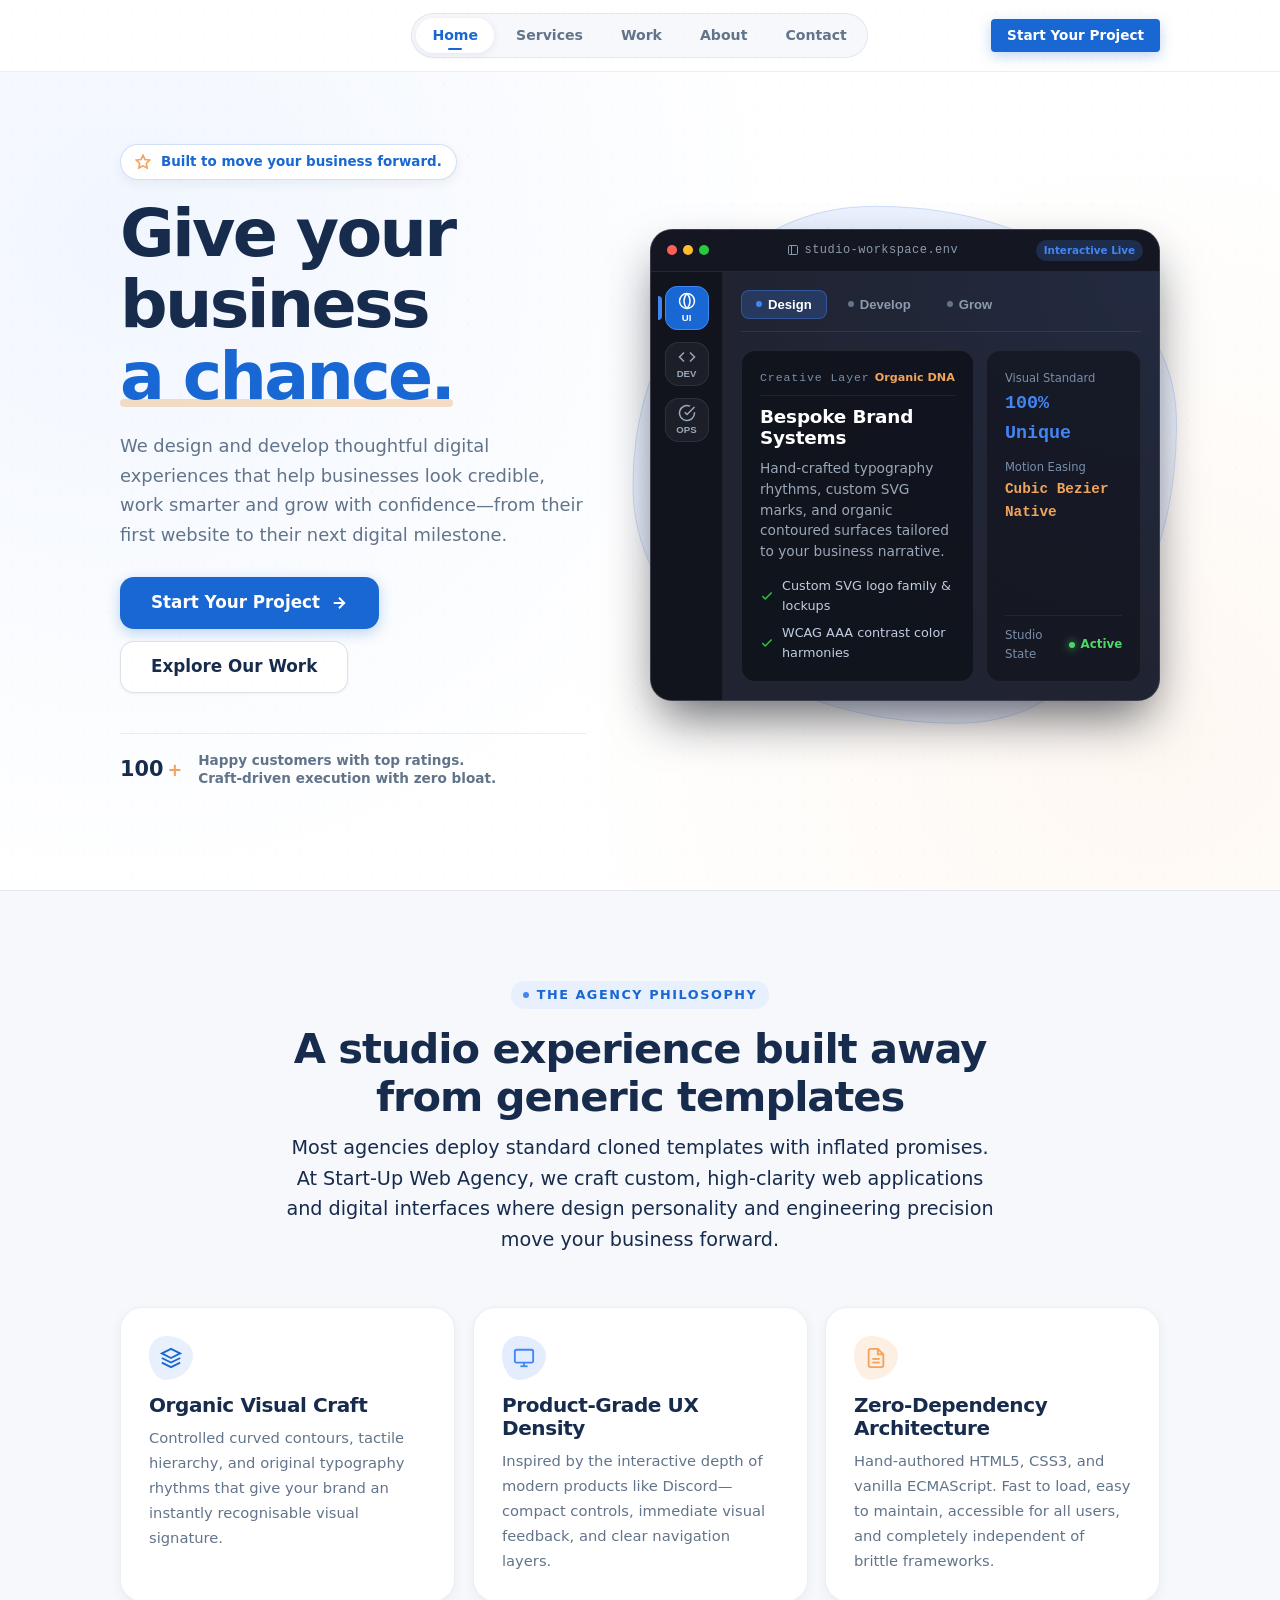
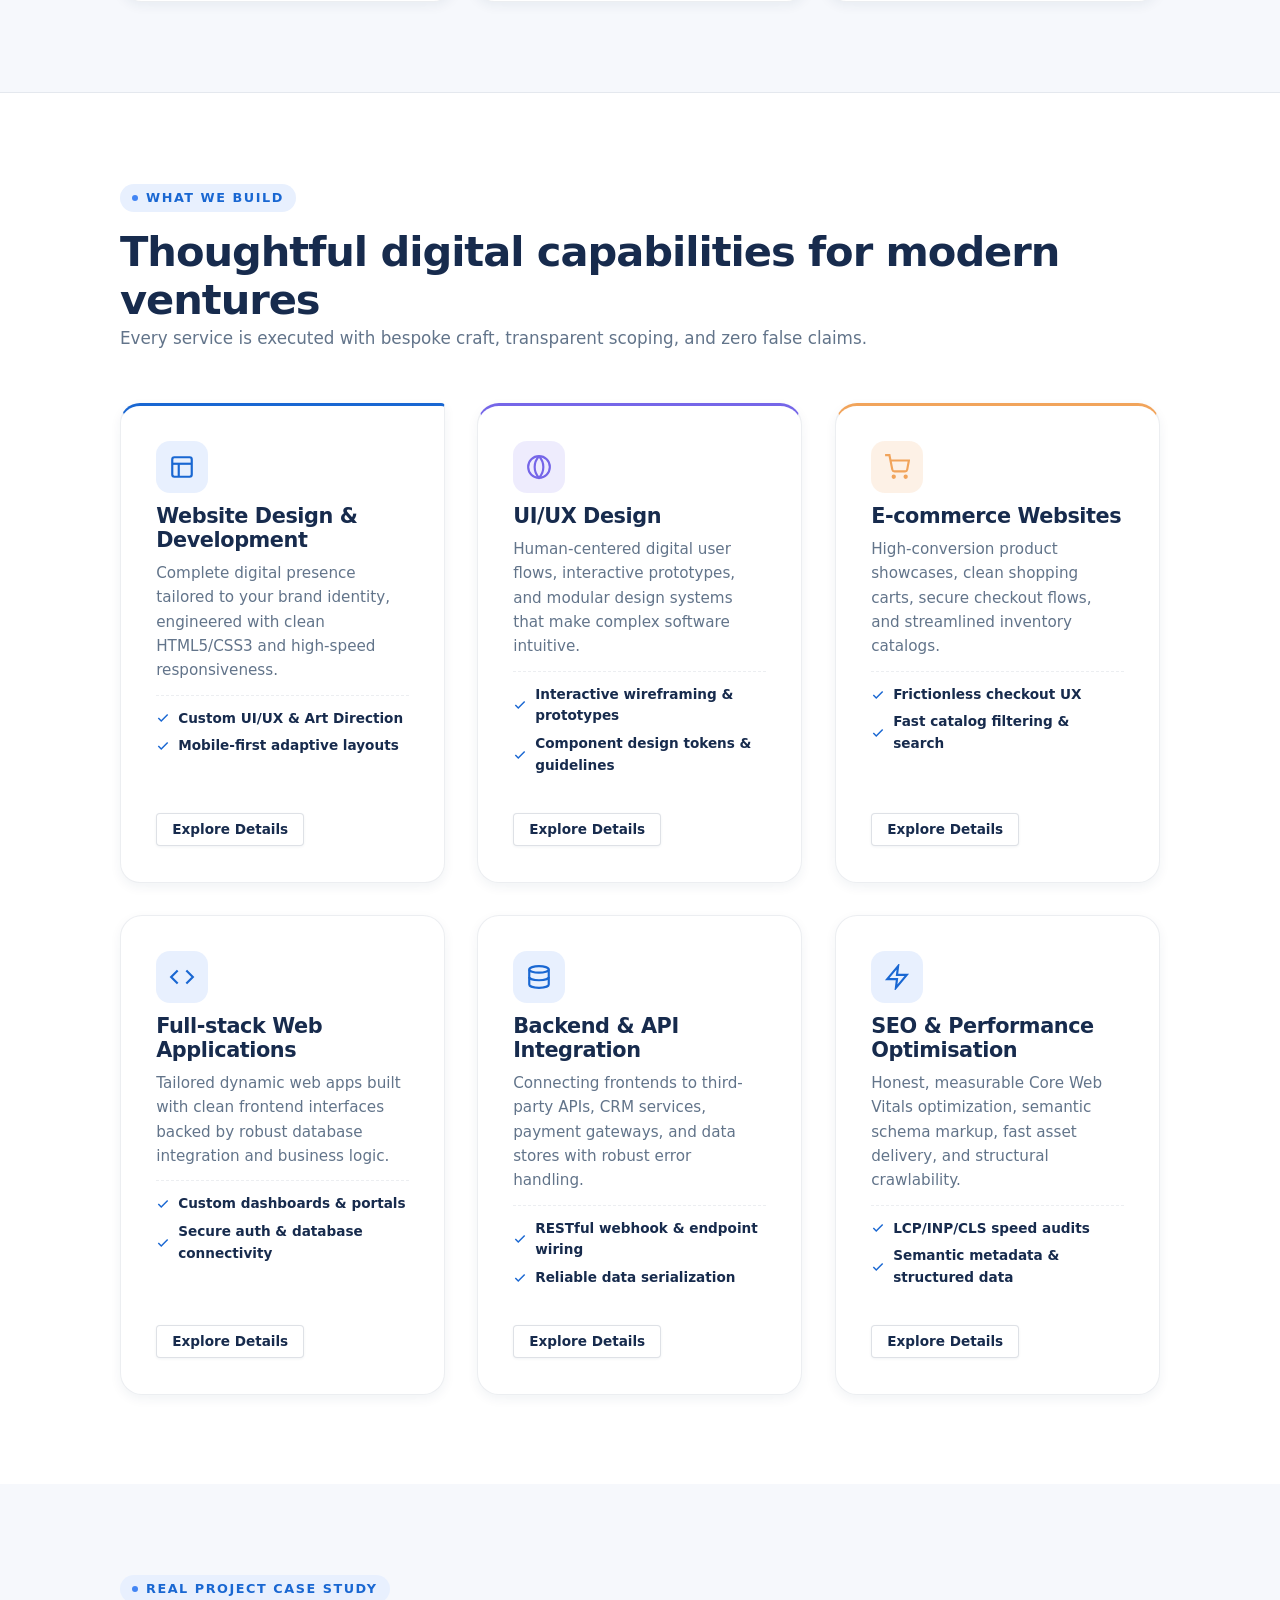
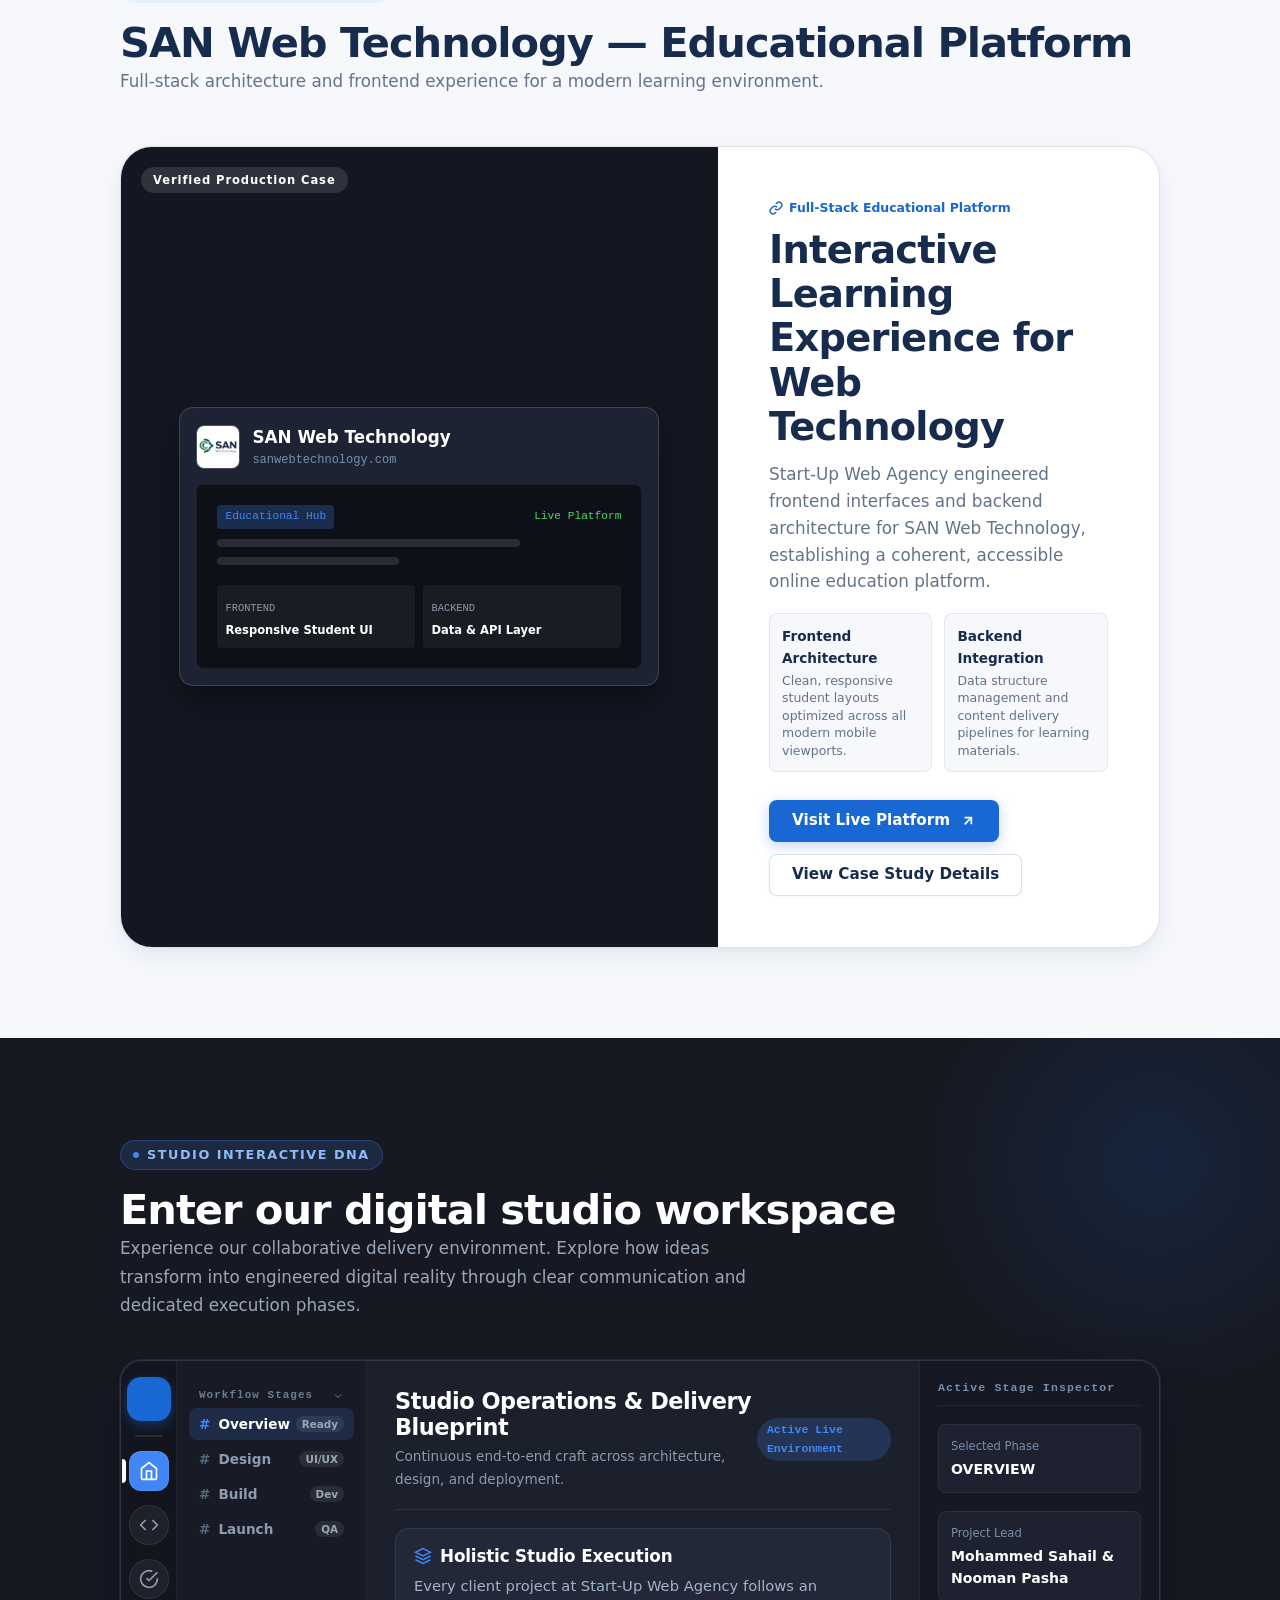
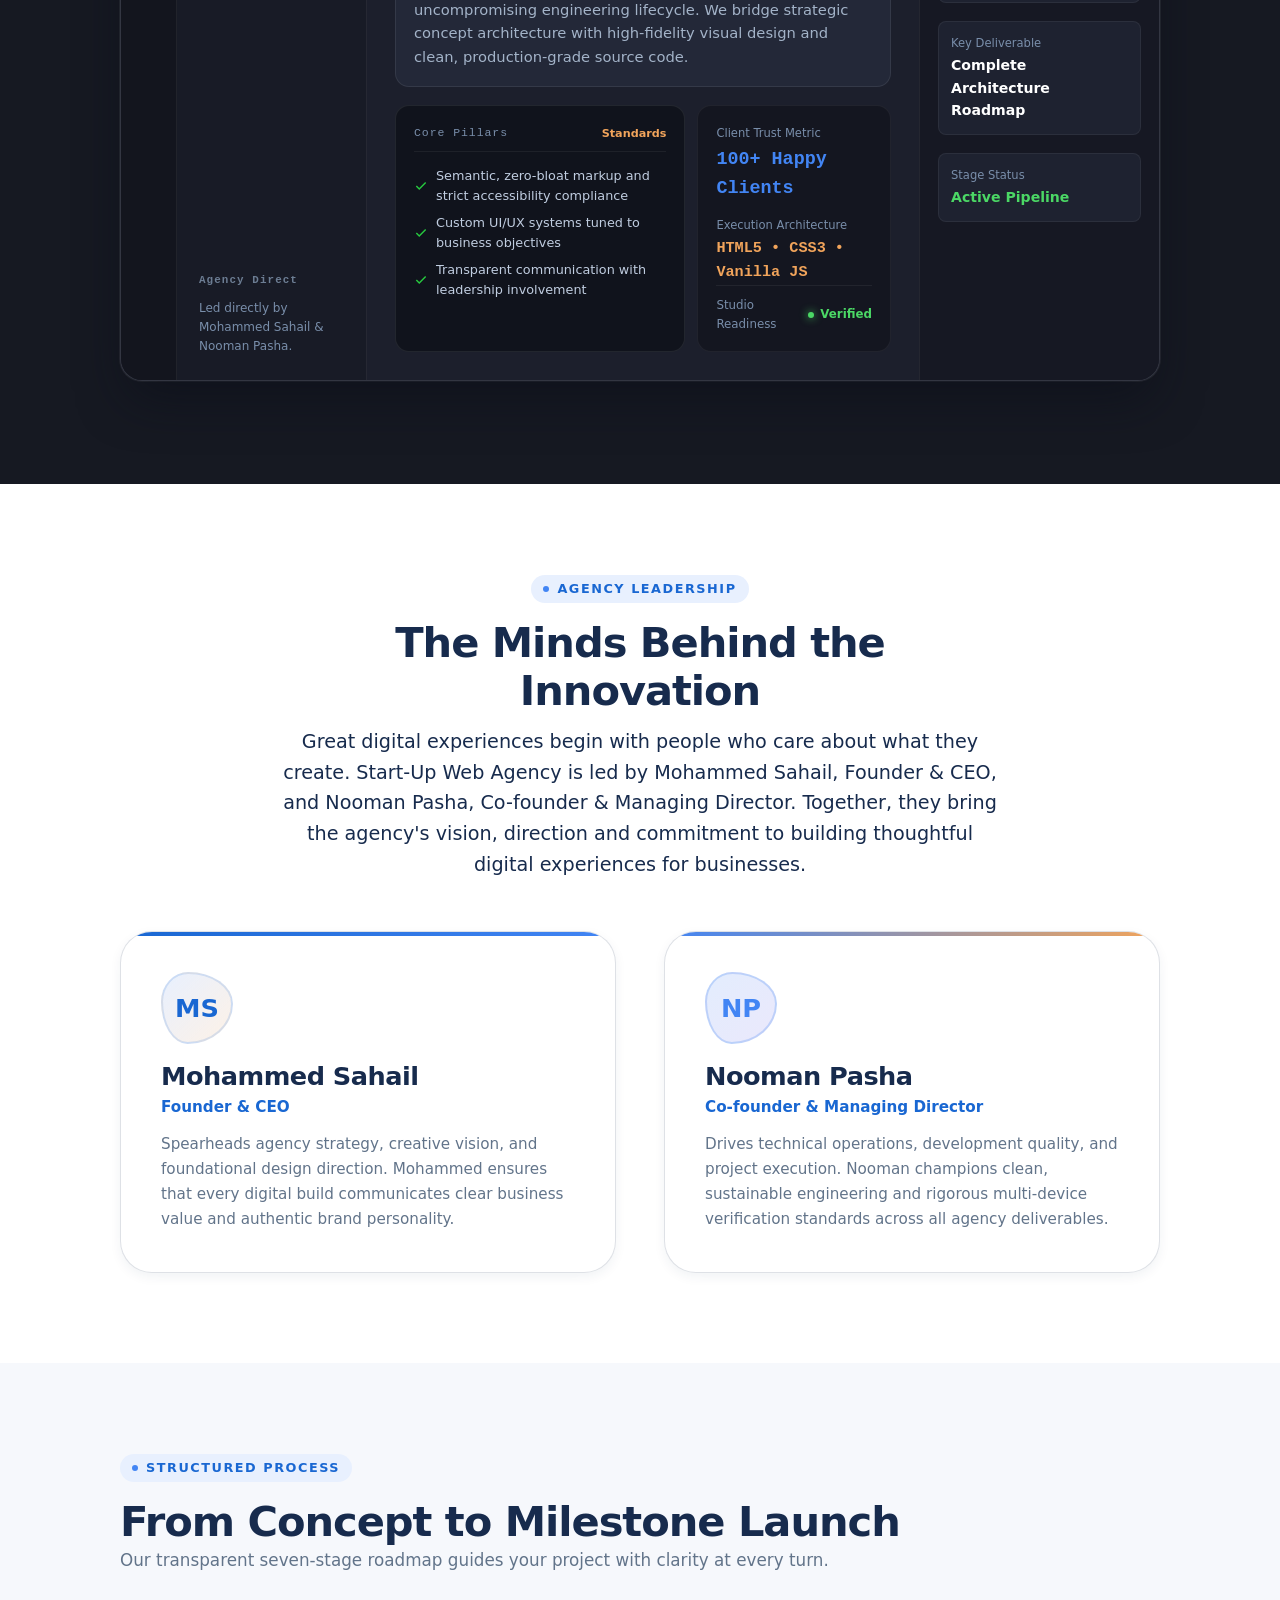
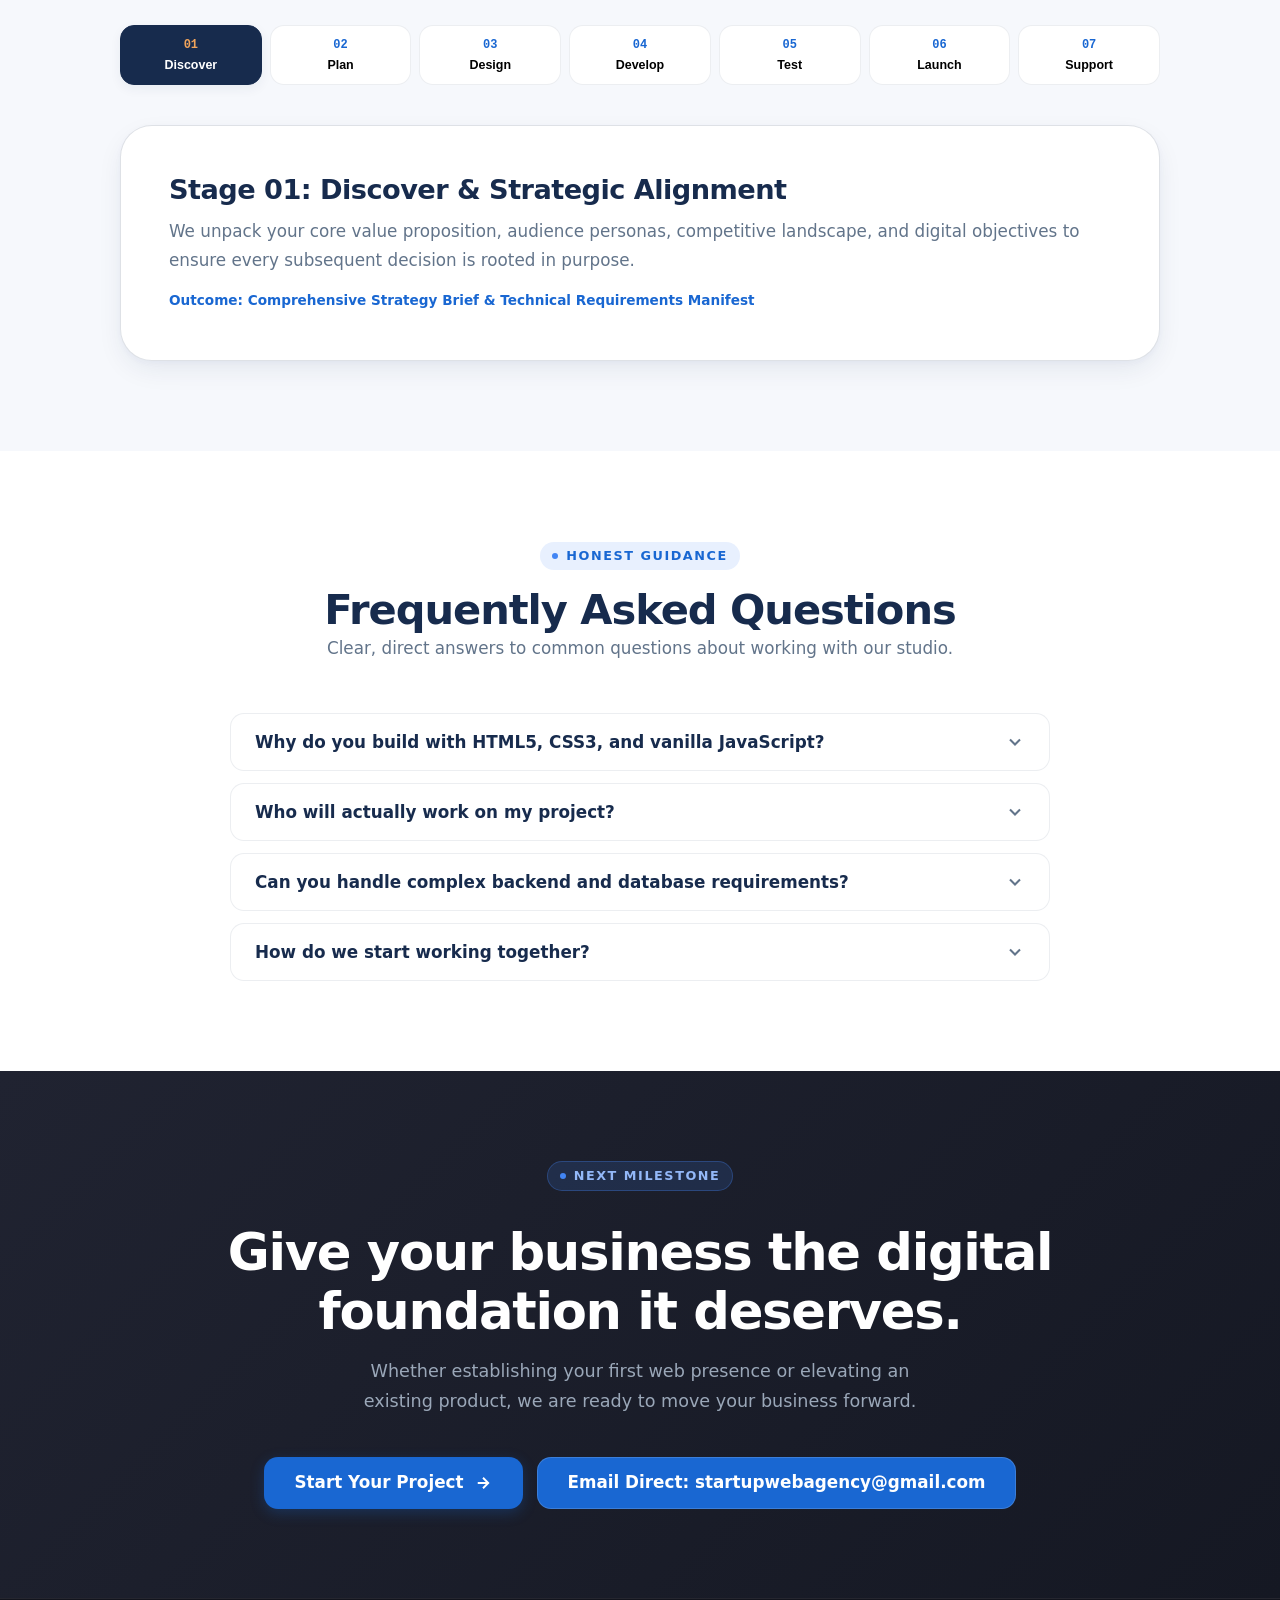
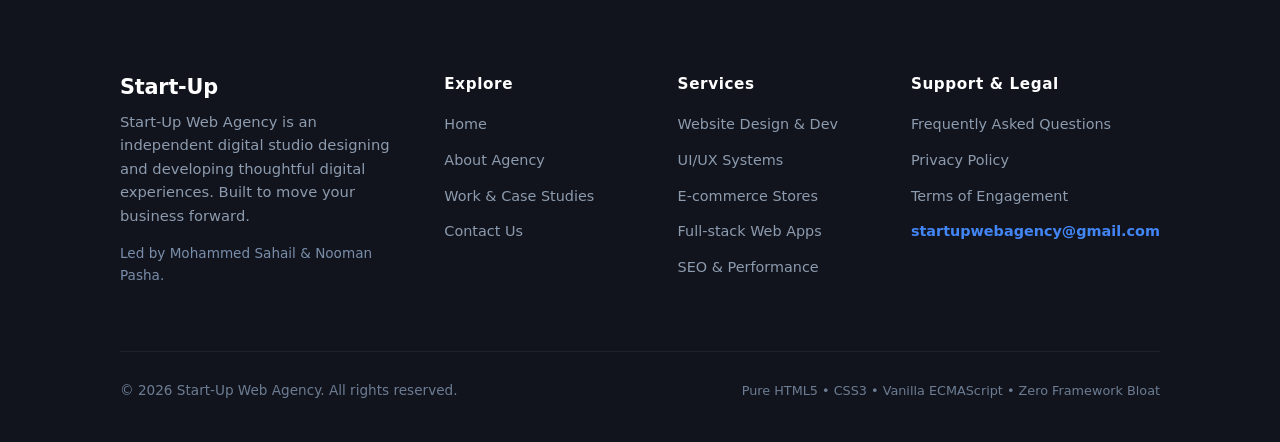
<file: start-up-web-agency-updated-logo/index.html>
<!DOCTYPE html>
<html lang="en">
<head>
  <meta charset="UTF-8">
  <meta name="viewport" content="width=device-width, initial-scale=1.0">
  <title>Start-Up Web Agency — Built to move your business forward</title>
  <meta name="description" content="Start-Up Web Agency designs and develops thoughtful digital experiences that help businesses look credible, work smarter and grow with confidence—from their first website to their next digital milestone.">
  <meta name="theme-color" content="#1967D2">
  <link rel="canonical" href="https://startupwebagency.com/">

  <!-- Open Graph / Meta -->
  <meta property="og:type" content="website">
  <meta property="og:title" content="Start-Up Web Agency — Built to move your business forward">
  <meta property="og:description" content="Give your business a chance. Thoughtful digital experiences built with custom art direction, organic visual language, and engineered clarity.">
  <meta property="og:image" content="https://startupwebagency.com/assets/logos/logo-lockup.png">

  <meta name="twitter:card" content="summary_large_image">
  <meta name="twitter:image" content="https://startupwebagency.com/assets/logos/logo-lockup.png">

  <!-- Favicon -->
  <link rel="icon" type="image/svg+xml" href="assets/icons/favicon.svg">

  <!-- Core Stylesheets (HTML5 & CSS3 Vanilla Only) -->
  <link rel="stylesheet" href="css/style.css">
  <link rel="stylesheet" href="css/components.css">
  <link rel="stylesheet" href="css/animations.css">
  <link rel="stylesheet" href="css/responsive.css">
</head>
<body>
  <!-- Accessible Skip Link -->
  <a href="#main-content" class="skip-link">Skip to main content</a>

  <!-- ========================================================================
       01. SITE HEADER & NAVIGATION (V3 Section 10.1)
       ======================================================================== -->
  <header class="site-header" role="banner">
    <div class="container header-container">
      <!-- Bespoke Logo Lockup -->
      <a href="index.html" class="brand-link" aria-label="Start-Up Web Agency Home">
        <div class="brand-icon-wrap">
          <img src="assets/logos/logo-symbol.svg" width="38" height="38" alt="" aria-hidden="true">
        </div>
        <div class="brand-name-group"><img src="assets/logos/logo-wordmark.svg" width="118" height="38" alt="Start-Up Web Agency"></div>
      </a>

      <!-- Desktop Navigation Menu -->
      <nav class="nav-menu" aria-label="Primary Navigation">
        <a href="index.html" class="nav-link is-active" aria-current="page">Home</a>
        <a href="services.html" class="nav-link">Services</a>
        <a href="work.html" class="nav-link">Work</a>
        <a href="about.html" class="nav-link">About</a>
        <a href="contact.html" class="nav-link">Contact</a>
      </nav>

      <!-- Header Action & Mobile Hamburger -->
      <div class="header-actions">
        <a href="contact.html" class="btn btn-sm btn-primary">Start Your Project</a>
        <button type="button" class="mobile-nav-toggle" aria-label="Toggle navigation drawer" aria-expanded="false" aria-controls="mobile-nav-drawer">
          <span class="hamburger-line"></span>
          <span class="hamburger-line"></span>
          <span class="hamburger-line"></span>
        </button>
      </div>
    </div>
  </header>

  <!-- Mobile Navigation Drawer -->
  <div id="mobile-nav-drawer" class="mobile-drawer" aria-hidden="true" role="dialog" aria-modal="true" aria-label="Mobile Navigation">
    <div class="mobile-drawer-inner">
      <div class="mobile-links">
        <a href="index.html" class="mobile-nav-link is-active" aria-current="page">
          <span>Home</span>
          <svg width="18" height="18" viewBox="0 0 24 24" fill="none" stroke="currentColor" stroke-width="2"><polyline points="9 18 15 12 9 6"/></svg>
        </a>
        <a href="services.html" class="mobile-nav-link">
          <span>Services</span>
          <svg width="18" height="18" viewBox="0 0 24 24" fill="none" stroke="currentColor" stroke-width="2"><polyline points="9 18 15 12 9 6"/></svg>
        </a>
        <a href="work.html" class="mobile-nav-link">
          <span>Work</span>
          <svg width="18" height="18" viewBox="0 0 24 24" fill="none" stroke="currentColor" stroke-width="2"><polyline points="9 18 15 12 9 6"/></svg>
        </a>
        <a href="about.html" class="mobile-nav-link">
          <span>About</span>
          <svg width="18" height="18" viewBox="0 0 24 24" fill="none" stroke="currentColor" stroke-width="2"><polyline points="9 18 15 12 9 6"/></svg>
        </a>
        <a href="contact.html" class="mobile-nav-link">
          <span>Contact</span>
          <svg width="18" height="18" viewBox="0 0 24 24" fill="none" stroke="currentColor" stroke-width="2"><polyline points="9 18 15 12 9 6"/></svg>
        </a>
      </div>
      <div>
        <a href="contact.html" class="btn btn-primary" style="width: 100%;">Start Your Project</a>
        <p style="font-size: 0.8rem; text-align: center; margin-top: 10px; color: var(--color-muted-text);">
          Direct Studio Email: <a href="mailto:startupwebagency@gmail.com" style="font-weight: 700;">startupwebagency@gmail.com</a>
        </p>
      </div>
    </div>
  </div>

  <!-- ========================================================================
       MAIN CONTENT
       ======================================================================== -->
  <main id="main-content">

    <!-- 02. SIGNATURE HERO EXPERIENCE (V3 Section 08) -->
    <section class="hero-section" aria-labelledby="hero-title">
      <div class="container">
        <div class="hero-grid">
          
          <!-- Hero Typographic Composition -->
          <div class="hero-copy">
            <!-- Exact Tagline Badge -->
            <div class="hero-tagline-badge">
              <svg viewBox="0 0 24 24" fill="none" stroke="currentColor" stroke-width="2.5"><polygon points="12 2 15.09 8.26 22 9.27 17 14.14 18.18 21.02 12 17.77 5.82 21.02 7 14.14 2 9.27 8.91 8.26 12 2"/></svg>
              <span>Built to move your business forward.</span>
            </div>

            <!-- Exact Headline with Staged Reveal -->
            <h1 id="hero-title" class="hero-title hero-title-reveal">
              Give your <span class="hero-title-break">business</span> <span class="hero-title-highlight">a chance.</span>
            </h1>

            <!-- Exact Supporting Copy -->
            <p class="hero-description">
              We design and develop thoughtful digital experiences that help businesses look credible, work smarter and grow with confidence—from their first website to their next digital milestone.
            </p>

            <!-- Actions (Exact CTAs) -->
            <div class="hero-actions">
              <a href="contact.html" class="btn btn-lg btn-primary btn-arrow">
                <span>Start Your Project</span>
                <span class="btn-arrow"><svg width="18" height="18" viewBox="0 0 24 24" fill="none" stroke="currentColor" stroke-width="2.5"><line x1="5" y1="12" x2="19" y2="12"/><polyline points="12 5 19 12 12 19"/></svg></span>
              </a>
              <a href="work.html" class="btn btn-lg btn-secondary">
                <span>Explore Our Work</span>
              </a>
            </div>

            <!-- Verified Credibility Statement -->
            <div class="hero-trust-strip">
              <div class="trust-metric">
                <span>100</span><span class="trust-metric-plus">+</span>
              </div>
              <div class="trust-caption">
                Happy customers with top ratings.<br>Craft-driven execution with zero bloat.
              </div>
            </div>
          </div>

          <!-- Hero Interactive Studio Visual (Section 08.3) -->
          <div class="hero-visual-wrapper">
            <!-- Organic Sculpted Backdrop -->
            <div class="hero-organic-backdrop animated" aria-hidden="true"></div>

            <!-- Studio Canvas -->
            <div class="hero-visual-canvas hero-panel-reveal" role="region" aria-label="Interactive Studio Stage Switcher">
              
              <!-- Chrome Top Bar -->
              <div class="studio-window-bar">
                <div class="window-dots" aria-hidden="true">
                  <span class="window-dot window-dot-red"></span>
                  <span class="window-dot window-dot-yellow"></span>
                  <span class="window-dot window-dot-green"></span>
                </div>
                <div class="window-title">
                  <svg width="12" height="12" viewBox="0 0 24 24" fill="none" stroke="currentColor" stroke-width="2"><rect x="3" y="3" width="18" height="18" rx="2" ry="2"/><line x1="9" y1="3" x2="9" y2="21"/></svg>
                  <span>studio-workspace.env</span>
                </div>
                <span class="window-status-pill">Interactive Live</span>
              </div>

              <!-- Studio Body -->
              <div class="studio-stage-body">
                
                <!-- Left Icon Rail (Discord-inspired DNA) -->
                <nav class="studio-rail" aria-label="Studio Rail Controls">
                  <button type="button" class="rail-btn is-active" title="Design Stage" aria-label="Design Stage">
                    <svg viewBox="0 0 24 24" fill="none" stroke="currentColor" stroke-width="2"><circle cx="12" cy="12" r="10"/><path d="M12 2a14.5 14.5 0 0 0 0 20 14.5 14.5 0 0 0 0-20"/></svg>
                    <span>UI</span>
                  </button>
                  <button type="button" class="rail-btn" title="Develop Stage" aria-label="Develop Stage">
                    <svg viewBox="0 0 24 24" fill="none" stroke="currentColor" stroke-width="2"><polyline points="16 18 22 12 16 6"/><polyline points="8 6 2 12 8 18"/></svg>
                    <span>DEV</span>
                  </button>
                  <button type="button" class="rail-btn" title="Grow Stage" aria-label="Grow Stage">
                    <svg viewBox="0 0 24 24" fill="none" stroke="currentColor" stroke-width="2"><path d="M22 11.08V12a10 10 0 1 1-5.93-9.14"/><polyline points="22 4 12 14.01 9 11.01"/></svg>
                    <span>OPS</span>
                  </button>
                </nav>

                <!-- Central Interactive Workspace Panel -->
                <div class="studio-main-panel">
                  <!-- Segmented Tabs: Design, Develop, Grow -->
                  <div class="studio-tab-bar">
                    <div class="stage-tab-group" role="tablist" aria-label="Capability Exploration">
                      <button type="button" class="stage-tab-btn is-active" role="tab" aria-selected="true" data-tab="design">
                        <span class="tab-badge"></span>
                        <span>Design</span>
                      </button>
                      <button type="button" class="stage-tab-btn" role="tab" aria-selected="false" data-tab="develop">
                        <span class="tab-badge"></span>
                        <span>Develop</span>
                      </button>
                      <button type="button" class="stage-tab-btn" role="tab" aria-selected="false" data-tab="grow">
                        <span class="tab-badge"></span>
                        <span>Grow</span>
                      </button>
                    </div>
                  </div>

                  <!-- Stage 1: Design Panel -->
                  <div class="stage-panel is-active" data-stage="design" role="tabpanel">
                    <div class="stage-card-grid">
                      <div class="stage-editor-card">
                        <div class="editor-card-header">
                          <span class="card-label">Creative Layer</span>
                          <span class="card-tag">Organic DNA</span>
                        </div>
                        <h4 class="stage-title">Bespoke Brand Systems</h4>
                        <p class="stage-desc">Hand-crafted typography rhythms, custom SVG marks, and organic contoured surfaces tailored to your business narrative.</p>
                        <ul class="stage-specs-list">
                          <li class="stage-spec-item">
                            <svg viewBox="0 0 24 24" fill="none" stroke="currentColor" stroke-width="2.5"><polyline points="20 6 9 17 4 12"/></svg>
                            Custom SVG logo family & lockups
                          </li>
                          <li class="stage-spec-item">
                            <svg viewBox="0 0 24 24" fill="none" stroke="currentColor" stroke-width="2.5"><polyline points="20 6 9 17 4 12"/></svg>
                            WCAG AAA contrast color harmonies
                          </li>
                        </ul>
                      </div>
                      <div class="stage-side-card">
                        <div class="metric-row">
                          <span class="metric-label">Visual Standard</span>
                          <span class="metric-val">100% Unique</span>
                        </div>
                        <div class="metric-row" style="margin-top: 10px;">
                          <span class="metric-label">Motion Easing</span>
                          <span class="metric-val" style="color: #F1A45B; font-size: 0.9rem;">Cubic Bezier Native</span>
                        </div>
                        <div class="stage-status-bar">
                          <span>Studio State</span>
                          <span class="live-indicator"><span class="live-pulse"></span> Active</span>
                        </div>
                      </div>
                    </div>
                  </div>

                  <!-- Stage 2: Develop Panel -->
                  <div class="stage-panel" data-stage="develop" role="tabpanel">
                    <div class="stage-card-grid">
                      <div class="stage-editor-card">
                        <div class="editor-card-header">
                          <span class="card-label">Engineering Layer</span>
                          <span class="card-tag">Native Code</span>
                        </div>
                        <h4 class="stage-title">HTML5 + CSS3 + Vanilla JS</h4>
                        <p class="stage-desc">Rigorous zero-bloat code. No runtime dependencies, no build breakages, and pure native web standards that run lightning-fast.</p>
                        <ul class="stage-specs-list">
                          <li class="stage-spec-item">
                            <svg viewBox="0 0 24 24" fill="none" stroke="currentColor" stroke-width="2.5"><polyline points="20 6 9 17 4 12"/></svg>
                            Semantic HTML5 structure & WAI-ARIA
                          </li>
                          <li class="stage-spec-item">
                            <svg viewBox="0 0 24 24" fill="none" stroke="currentColor" stroke-width="2.5"><polyline points="20 6 9 17 4 12"/></svg>
                            IntersectionObserver scroll reveals
                          </li>
                        </ul>
                      </div>
                      <div class="stage-side-card">
                        <div class="metric-row">
                          <span class="metric-label">Core Web Vitals</span>
                          <span class="metric-val">LCP &le; 1.2s</span>
                        </div>
                        <div class="metric-row" style="margin-top: 10px;">
                          <span class="metric-label">Framework Bloat</span>
                          <span class="metric-val" style="color: #27C93F; font-size: 0.9rem;">0.00 KB (Zero)</span>
                        </div>
                        <div class="stage-status-bar">
                          <span>Code Audit</span>
                          <span class="live-indicator"><span class="live-pulse"></span> Validated</span>
                        </div>
                      </div>
                    </div>
                  </div>

                  <!-- Stage 3: Grow Panel -->
                  <div class="stage-panel" data-stage="grow" role="tabpanel">
                    <div class="stage-card-grid">
                      <div class="stage-editor-card">
                        <div class="editor-card-header">
                          <span class="card-label">Growth & Reliability</span>
                          <span class="card-tag">Long-term</span>
                        </div>
                        <h4 class="stage-title">Built for Sustained Credibility</h4>
                        <p class="stage-desc">Empowering your venture with clean SEO hierarchy, accessible forms, responsive viewports, and rock-solid uptime.</p>
                        <ul class="stage-specs-list">
                          <li class="stage-spec-item">
                            <svg viewBox="0 0 24 24" fill="none" stroke="currentColor" stroke-width="2.5"><polyline points="20 6 9 17 4 12"/></svg>
                            Multi-device QA (Desktop, Tablet, Mobile)
                          </li>
                          <li class="stage-spec-item">
                            <svg viewBox="0 0 24 24" fill="none" stroke="currentColor" stroke-width="2.5"><polyline points="20 6 9 17 4 12"/></svg>
                            Direct client engagement with founders
                          </li>
                        </ul>
                      </div>
                      <div class="stage-side-card">
                        <div class="metric-row">
                          <span class="metric-label">Uptime Architecture</span>
                          <span class="metric-val">Static Host Ready</span>
                        </div>
                        <div class="metric-row" style="margin-top: 10px;">
                          <span class="metric-label">Accessibility</span>
                          <span class="metric-val" style="color: #4285F4; font-size: 0.9rem;">Keyboard & Screen Reader</span>
                        </div>
                        <div class="stage-status-bar">
                          <span>Deployment</span>
                          <span class="live-indicator"><span class="live-pulse"></span> Production</span>
                        </div>
                      </div>
                    </div>
                  </div>

                </div>
              </div>
            </div>
          </div>

        </div>
      </div>
    </section>

    <!-- 03. BRAND POSITIONING & CRAFT PROMISE -->
    <section class="brand-position-section" style="background-color: var(--surface-alt); border-top: 1px solid var(--border-subtle); border-bottom: 1px solid var(--border-subtle);">
      <div class="container">
        <div class="section-head text-center reveal-on-scroll">
          <span class="eyebrow"><span class="eyebrow-dot"></span> The Agency Philosophy</span>
          <h2>A studio experience built away from generic templates</h2>
          <p class="lead" style="max-width: 760px; margin: 12px auto 0;">
            Most agencies deploy standard cloned templates with inflated promises. At Start-Up Web Agency, we craft custom, high-clarity web applications and digital interfaces where design personality and engineering precision move your business forward.
          </p>
        </div>

        <div style="display: grid; grid-template-columns: repeat(auto-fit, minmax(280px, 1fr)); gap: var(--space-md); margin-top: var(--space-xl);">
          
          <div class="feature-box reveal-on-scroll stagger-1" style="background: var(--surface-card); padding: var(--space-lg); border-radius: var(--radius-lg); border: 1px solid var(--border-subtle); box-shadow: var(--shadow-sm);">
            <div class="organic-shape-stamp" style="margin-bottom: 14px;">
              <svg width="22" height="22" viewBox="0 0 24 24" fill="none" stroke="currentColor" stroke-width="2"><path d="M12 2L2 7l10 5 10-5-10-5zM2 17l10 5 10-5M2 12l10 5 10-5"/></svg>
            </div>
            <h3 style="font-size: 1.25rem; margin-bottom: 8px;">Organic Visual Craft</h3>
            <p style="font-size: 0.92rem;">Controlled curved contours, tactile hierarchy, and original typography rhythms that give your brand an instantly recognisable visual signature.</p>
          </div>

          <div class="feature-box reveal-on-scroll stagger-2" style="background: var(--surface-card); padding: var(--space-lg); border-radius: var(--radius-lg); border: 1px solid var(--border-subtle); box-shadow: var(--shadow-sm);">
            <div class="organic-shape-stamp" style="margin-bottom: 14px; background: rgba(66, 133, 244, 0.15); color: var(--color-bright-blue);">
              <svg width="22" height="22" viewBox="0 0 24 24" fill="none" stroke="currentColor" stroke-width="2"><rect x="2" y="3" width="20" height="14" rx="2" ry="2"/><line x1="8" y1="21" x2="16" y2="21"/><line x1="12" y1="17" x2="12" y2="21"/></svg>
            </div>
            <h3 style="font-size: 1.25rem; margin-bottom: 8px;">Product-Grade UX Density</h3>
            <p style="font-size: 0.92rem;">Inspired by the interactive depth of modern products like Discord—compact controls, immediate visual feedback, and clear navigation layers.</p>
          </div>

          <div class="feature-box reveal-on-scroll stagger-3" style="background: var(--surface-card); padding: var(--space-lg); border-radius: var(--radius-lg); border: 1px solid var(--border-subtle); box-shadow: var(--shadow-sm);">
            <div class="organic-shape-stamp" style="margin-bottom: 14px; background: rgba(241, 164, 91, 0.18); color: var(--color-warm-accent);">
              <svg width="22" height="22" viewBox="0 0 24 24" fill="none" stroke="currentColor" stroke-width="2"><path d="M14 2H6a2 2 0 0 0-2 2v16a2 2 0 0 0 2 2h12a2 2 0 0 0 2-2V8z"/><polyline points="14 2 14 8 20 8"/><line x1="16" y1="13" x2="8" y2="13"/><line x1="16" y1="17" x2="8" y2="17"/></svg>
            </div>
            <h3 style="font-size: 1.25rem; margin-bottom: 8px;">Zero-Dependency Architecture</h3>
            <p style="font-size: 0.92rem;">Hand-authored HTML5, CSS3, and vanilla ECMAScript. Fast to load, easy to maintain, accessible for all users, and completely independent of brittle frameworks.</p>
          </div>

        </div>
      </div>
    </section>

    <!-- 04. CORE SERVICES EXPLORER (V3 Section 10.3 & 11) -->
    <section class="services-section" aria-labelledby="services-title">
      <div class="container">
        <div class="section-head reveal-on-scroll">
          <span class="eyebrow"><span class="eyebrow-dot"></span> What We Build</span>
          <h2 id="services-title">Thoughtful digital capabilities for modern ventures</h2>
          <p>Every service is executed with bespoke craft, transparent scoping, and zero false claims.</p>
        </div>

        <div class="services-grid">
          
          <!-- 1. Website Design & Development -->
          <article class="service-card card-accent-1 reveal-on-scroll stagger-1">
            <div class="service-card-top">
              <div class="service-icon-box">
                <svg viewBox="0 0 24 24" fill="none" stroke="currentColor" stroke-width="2"><rect x="3" y="3" width="18" height="18" rx="2" ry="2"/><line x1="3" y1="9" x2="21" y2="9"/><line x1="9" y1="21" x2="9" y2="9"/></svg>
              </div>
              <h3 class="service-title">Website Design & Development</h3>
              <p class="service-desc">Complete digital presence tailored to your brand identity, engineered with clean HTML5/CSS3 and high-speed responsiveness.</p>
              <ul class="service-deliverables">
                <li class="service-deliverable-item">
                  <svg viewBox="0 0 24 24" fill="none" stroke="currentColor" stroke-width="2.5"><polyline points="20 6 9 17 4 12"/></svg>
                  Custom UI/UX & Art Direction
                </li>
                <li class="service-deliverable-item">
                  <svg viewBox="0 0 24 24" fill="none" stroke="currentColor" stroke-width="2.5"><polyline points="20 6 9 17 4 12"/></svg>
                  Mobile-first adaptive layouts
                </li>
              </ul>
            </div>
            <div class="service-card-action">
              <a href="services.html#web-design" class="btn btn-sm btn-secondary">Explore Details</a>
            </div>
          </article>

          <!-- 2. UI/UX Design -->
          <article class="service-card card-accent-2 reveal-on-scroll stagger-2">
            <div class="service-card-top">
              <div class="service-icon-box" style="background-color: rgba(117, 102, 232, 0.12); color: var(--color-violet-accent);">
                <svg viewBox="0 0 24 24" fill="none" stroke="currentColor" stroke-width="2"><circle cx="12" cy="12" r="10"/><path d="M12 2a14.5 14.5 0 0 0 0 20 14.5 14.5 0 0 0 0-20"/></svg>
              </div>
              <h3 class="service-title">UI/UX Design</h3>
              <p class="service-desc">Human-centered digital user flows, interactive prototypes, and modular design systems that make complex software intuitive.</p>
              <ul class="service-deliverables">
                <li class="service-deliverable-item">
                  <svg viewBox="0 0 24 24" fill="none" stroke="currentColor" stroke-width="2.5"><polyline points="20 6 9 17 4 12"/></svg>
                  Interactive wireframing & prototypes
                </li>
                <li class="service-deliverable-item">
                  <svg viewBox="0 0 24 24" fill="none" stroke="currentColor" stroke-width="2.5"><polyline points="20 6 9 17 4 12"/></svg>
                  Component design tokens & guidelines
                </li>
              </ul>
            </div>
            <div class="service-card-action">
              <a href="services.html#ui-ux" class="btn btn-sm btn-secondary">Explore Details</a>
            </div>
          </article>

          <!-- 3. E-commerce Websites -->
          <article class="service-card card-accent-3 reveal-on-scroll stagger-3">
            <div class="service-card-top">
              <div class="service-icon-box" style="background-color: rgba(241, 164, 91, 0.15); color: var(--color-warm-accent);">
                <svg viewBox="0 0 24 24" fill="none" stroke="currentColor" stroke-width="2"><circle cx="9" cy="21" r="1"/><circle cx="20" cy="21" r="1"/><path d="M1 1h4l2.68 13.39a2 2 0 0 0 2 1.61h9.72a2 2 0 0 0 2-1.61L23 6H6"/></svg>
              </div>
              <h3 class="service-title">E-commerce Websites</h3>
              <p class="service-desc">High-conversion product showcases, clean shopping carts, secure checkout flows, and streamlined inventory catalogs.</p>
              <ul class="service-deliverables">
                <li class="service-deliverable-item">
                  <svg viewBox="0 0 24 24" fill="none" stroke="currentColor" stroke-width="2.5"><polyline points="20 6 9 17 4 12"/></svg>
                  Frictionless checkout UX
                </li>
                <li class="service-deliverable-item">
                  <svg viewBox="0 0 24 24" fill="none" stroke="currentColor" stroke-width="2.5"><polyline points="20 6 9 17 4 12"/></svg>
                  Fast catalog filtering & search
                </li>
              </ul>
            </div>
            <div class="service-card-action">
              <a href="services.html#ecommerce" class="btn btn-sm btn-secondary">Explore Details</a>
            </div>
          </article>

          <!-- 4. Full-stack Web Applications -->
          <article class="service-card reveal-on-scroll stagger-1">
            <div class="service-card-top">
              <div class="service-icon-box">
                <svg viewBox="0 0 24 24" fill="none" stroke="currentColor" stroke-width="2"><polyline points="16 18 22 12 16 6"/><polyline points="8 6 2 12 8 18"/></svg>
              </div>
              <h3 class="service-title">Full-stack Web Applications</h3>
              <p class="service-desc">Tailored dynamic web apps built with clean frontend interfaces backed by robust database integration and business logic.</p>
              <ul class="service-deliverables">
                <li class="service-deliverable-item">
                  <svg viewBox="0 0 24 24" fill="none" stroke="currentColor" stroke-width="2.5"><polyline points="20 6 9 17 4 12"/></svg>
                  Custom dashboards & portals
                </li>
                <li class="service-deliverable-item">
                  <svg viewBox="0 0 24 24" fill="none" stroke="currentColor" stroke-width="2.5"><polyline points="20 6 9 17 4 12"/></svg>
                  Secure auth & database connectivity
                </li>
              </ul>
            </div>
            <div class="service-card-action">
              <a href="services.html#web-apps" class="btn btn-sm btn-secondary">Explore Details</a>
            </div>
          </article>

          <!-- 5. Backend & API Integration -->
          <article class="service-card reveal-on-scroll stagger-2">
            <div class="service-card-top">
              <div class="service-icon-box">
                <svg viewBox="0 0 24 24" fill="none" stroke="currentColor" stroke-width="2"><ellipse cx="12" cy="5" rx="9" ry="3"/><path d="M21 12c0 1.66-4 3-9 3s-9-1.34-9-3"/><path d="M3 5v14c0 1.66 4 3 9 3s9-1.34 9-3V5"/></svg>
              </div>
              <h3 class="service-title">Backend & API Integration</h3>
              <p class="service-desc">Connecting frontends to third-party APIs, CRM services, payment gateways, and data stores with robust error handling.</p>
              <ul class="service-deliverables">
                <li class="service-deliverable-item">
                  <svg viewBox="0 0 24 24" fill="none" stroke="currentColor" stroke-width="2.5"><polyline points="20 6 9 17 4 12"/></svg>
                  RESTful webhook & endpoint wiring
                </li>
                <li class="service-deliverable-item">
                  <svg viewBox="0 0 24 24" fill="none" stroke="currentColor" stroke-width="2.5"><polyline points="20 6 9 17 4 12"/></svg>
                  Reliable data serialization
                </li>
              </ul>
            </div>
            <div class="service-card-action">
              <a href="services.html#backend-api" class="btn btn-sm btn-secondary">Explore Details</a>
            </div>
          </article>

          <!-- 6. SEO & Performance Optimisation -->
          <article class="service-card reveal-on-scroll stagger-3">
            <div class="service-card-top">
              <div class="service-icon-box">
                <svg viewBox="0 0 24 24" fill="none" stroke="currentColor" stroke-width="2"><polygon points="13 2 3 14 12 14 11 22 21 10 12 10 13 2"/></svg>
              </div>
              <h3 class="service-title">SEO & Performance Optimisation</h3>
              <p class="service-desc">Honest, measurable Core Web Vitals optimization, semantic schema markup, fast asset delivery, and structural crawlability.</p>
              <ul class="service-deliverables">
                <li class="service-deliverable-item">
                  <svg viewBox="0 0 24 24" fill="none" stroke="currentColor" stroke-width="2.5"><polyline points="20 6 9 17 4 12"/></svg>
                  LCP/INP/CLS speed audits
                </li>
                <li class="service-deliverable-item">
                  <svg viewBox="0 0 24 24" fill="none" stroke="currentColor" stroke-width="2.5"><polyline points="20 6 9 17 4 12"/></svg>
                  Semantic metadata & structured data
                </li>
              </ul>
            </div>
            <div class="service-card-action">
              <a href="services.html#seo-performance" class="btn btn-sm btn-secondary">Explore Details</a>
            </div>
          </article>

        </div>
      </div>
    </section>

    <!-- 05. FEATURED CASE STUDY: SAN WEB TECHNOLOGY (V3 Section 13) -->
    <section class="case-study-section" aria-labelledby="case-study-heading">
      <div class="container">
        <div class="section-head reveal-on-scroll">
          <span class="eyebrow"><span class="eyebrow-dot"></span> Real Project Case Study</span>
          <h2 id="case-study-heading">SAN Web Technology — Educational Platform</h2>
          <p>Full-stack architecture and frontend experience for a modern learning environment.</p>
        </div>

        <div class="case-study-hero-card reveal-on-scroll">
          
          <!-- Authentic Case Study Media Display -->
          <div class="case-study-media">
            <span class="case-study-media-badge">Verified Production Case</span>
            
            <div class="case-study-preview-frame">
              <div class="preview-brand-header">
                <img src="assets/projects/san-logo.jpg" alt="SAN Web Technology Brand Mark" class="preview-brand-logo" width="44" height="44">
                <div class="preview-title-box">
                  <span class="preview-site-name">SAN Web Technology</span>
                  <span class="preview-site-domain">sanwebtechnology.com</span>
                </div>
              </div>

              <div class="preview-live-screen">
                <div style="display: flex; justify-content: space-between; align-items: center;">
                  <span class="screen-wire-badge">Educational Hub</span>
                  <span style="font-size: 0.7rem; color: #4BD865; font-family: var(--font-mono);">Live Platform</span>
                </div>
                <div class="screen-wire-line med"></div>
                <div class="screen-wire-line short"></div>
                <div style="display: grid; grid-template-columns: 1fr 1fr; gap: 8px; margin-top: 10px;">
                  <div style="background: rgba(255, 255, 255, 0.05); padding: 8px; border-radius: 4px;">
                    <span style="font-size: 0.65rem; color: #8C9BAE; font-family: var(--font-mono);">FRONTEND</span>
                    <p style="font-size: 0.72rem; color: #FFFFFF; font-weight: 600; margin-top: 2px;">Responsive Student UI</p>
                  </div>
                  <div style="background: rgba(255, 255, 255, 0.05); padding: 8px; border-radius: 4px;">
                    <span style="font-size: 0.65rem; color: #8C9BAE; font-family: var(--font-mono);">BACKEND</span>
                    <p style="font-size: 0.72rem; color: #FFFFFF; font-weight: 600; margin-top: 2px;">Data & API Layer</p>
                  </div>
                </div>
              </div>
            </div>
          </div>

          <!-- Case Study Context & Content -->
          <div class="case-study-content">
            <span class="case-study-meta-pill">
              <svg width="14" height="14" viewBox="0 0 24 24" fill="none" stroke="currentColor" stroke-width="2.5"><path d="M10 13a5 5 0 0 0 7.54.54l3-3a5 5 0 0 0-7.07-7.07l-1.72 1.71"/><path d="M14 11a5 5 0 0 0-7.54-.54l-3 3a5 5 0 0 0 7.07 7.07l1.71-1.71"/></svg>
              Full-Stack Educational Platform
            </span>
            <h3 class="case-study-title">Interactive Learning Experience for Web Technology</h3>
            <p class="case-study-lead">
              Start-Up Web Agency engineered frontend interfaces and backend architecture for SAN Web Technology, establishing a coherent, accessible online education platform.
            </p>

            <div class="case-study-features-grid">
              <div class="feature-box">
                <div class="feature-box-title">Frontend Architecture</div>
                <div class="feature-box-desc">Clean, responsive student layouts optimized across all modern mobile viewports.</div>
              </div>
              <div class="feature-box">
                <div class="feature-box-title">Backend Integration</div>
                <div class="feature-box-desc">Data structure management and content delivery pipelines for learning materials.</div>
              </div>
            </div>

            <div style="display: flex; gap: 12px; align-items: center; flex-wrap: wrap;">
              <a href="https://sanwebtechnology.com" target="_blank" rel="noopener noreferrer" class="btn btn-primary btn-arrow">
                <span>Visit Live Platform</span>
                <span class="btn-arrow"><svg width="16" height="16" viewBox="0 0 24 24" fill="none" stroke="currentColor" stroke-width="2.5"><line x1="7" y1="17" x2="17" y2="7"/><polyline points="7 7 17 7 17 17"/></svg></span>
              </a>
              <a href="work.html" class="btn btn-secondary">View Case Study Details</a>
            </div>
          </div>

        </div>
      </div>
    </section>

    <!-- 06. DISCORD-INSPIRED SIGNATURE "STUDIO WORKSPACE" (V3 Section 07.2) -->
    <section class="workspace-section" aria-labelledby="workspace-heading">
      <div class="container">
        <div class="workspace-header reveal-on-scroll">
          <span class="eyebrow eyebrow-dark"><span class="eyebrow-dot"></span> Studio Interactive DNA</span>
          <h2 id="workspace-heading">Enter our digital studio workspace</h2>
          <p>
            Experience our collaborative delivery environment. Explore how ideas transform into engineered digital reality through clear communication and dedicated execution phases.
          </p>
        </div>

        <!-- The Interactive Studio App Shell -->
        <div class="workspace-app-shell reveal-on-scroll">
          
          <!-- 1. Left Icon Rail (Primary Brand Rail) -->
          <nav class="workspace-icon-rail" aria-label="Workspace Icon Rail">
            <div class="rail-logo-badge" title="Start-Up Web Agency Studio">
              <img src="assets/logos/logo-symbol.svg" width="38" height="38" alt="" aria-hidden="true">
            </div>
            <div class="rail-divider"></div>
            <button type="button" class="rail-server-icon is-active" title="Main Studio Workspace" aria-label="Main Studio">
              <svg width="20" height="20" viewBox="0 0 24 24" fill="none" stroke="currentColor" stroke-width="2"><path d="M3 9l9-7 9 7v11a2 2 0 0 1-2 2H5a2 2 0 0 1-2-2z"/><polyline points="9 22 9 12 15 12 15 22"/></svg>
            </button>
            <button type="button" class="rail-server-icon" title="Code Repository Standards" aria-label="Code Repository">
              <svg width="20" height="20" viewBox="0 0 24 24" fill="none" stroke="currentColor" stroke-width="2"><polyline points="16 18 22 12 16 6"/><polyline points="8 6 2 12 8 18"/></svg>
            </button>
            <button type="button" class="rail-server-icon" title="Deployment Hub" aria-label="Deployment Hub">
              <svg width="20" height="20" viewBox="0 0 24 24" fill="none" stroke="currentColor" stroke-width="2"><path d="M22 11.08V12a10 10 0 1 1-5.93-9.14"/><polyline points="22 4 12 14.01 9 11.01"/></svg>
            </button>
          </nav>

          <!-- 2. Workspace Channels Sidebar -->
          <div class="workspace-sidebar">
            <span class="sidebar-category-title">
              <span>Workflow Stages</span>
              <svg width="12" height="12" viewBox="0 0 24 24" fill="none" stroke="currentColor" stroke-width="2"><polyline points="6 9 12 15 18 9"/></svg>
            </span>
            <ul class="channel-list" role="tablist" aria-label="Studio Workflow Channels">
              <li>
                <button type="button" class="channel-btn is-active" data-channel="overview" role="tab" aria-selected="true">
                  <span class="channel-btn-left">
                    <span class="channel-prefix">#</span>
                    <span>Overview</span>
                  </span>
                  <span class="channel-badge">Ready</span>
                </button>
              </li>
              <li>
                <button type="button" class="channel-btn" data-channel="design" role="tab" aria-selected="false">
                  <span class="channel-btn-left">
                    <span class="channel-prefix">#</span>
                    <span>Design</span>
                  </span>
                  <span class="channel-badge">UI/UX</span>
                </button>
              </li>
              <li>
                <button type="button" class="channel-btn" data-channel="build" role="tab" aria-selected="false">
                  <span class="channel-btn-left">
                    <span class="channel-prefix">#</span>
                    <span>Build</span>
                  </span>
                  <span class="channel-badge">Dev</span>
                </button>
              </li>
              <li>
                <button type="button" class="channel-btn" data-channel="launch" role="tab" aria-selected="false">
                  <span class="channel-btn-left">
                    <span class="channel-prefix">#</span>
                    <span>Launch</span>
                  </span>
                  <span class="channel-badge">QA</span>
                </button>
              </li>
            </ul>

            <span class="sidebar-category-title" style="margin-top: auto;">
              <span>Agency Direct</span>
            </span>
            <div style="padding: 6px 10px; font-size: 0.75rem; color: #798EAA;">
              Led directly by Mohammed Sahail & Nooman Pasha.
            </div>
          </div>

          <!-- 3. Central Stage Panel -->
          <div class="workspace-stage-center">
            <div class="stage-header-row">
              <div class="stage-headline-group">
                <h3 id="workspace-stage-title">Studio Operations & Delivery Blueprint</h3>
                <p id="workspace-stage-subtitle" style="font-size: 0.85rem; color: #8C9BAE;">
                  Continuous end-to-end craft across architecture, design, and deployment.
                </p>
              </div>
              <span class="stage-stage-pill">Active Live Environment</span>
            </div>

            <!-- Dynamic Container updated via workspace.js -->
            <div id="workspace-stage-content">
              <div class="workspace-detail-flow">
                <div class="flow-card">
                  <h4>
                    <svg width="18" height="18" viewBox="0 0 24 24" fill="none" stroke="currentColor" stroke-width="2"><path d="M12 2L2 7l10 5 10-5-10-5zM2 17l10 5 10-5M2 12l10 5 10-5"/></svg>
                    Holistic Studio Execution
                  </h4>
                  <p>Every client project at Start-Up Web Agency follows an uncompromising engineering lifecycle. We bridge strategic concept architecture with high-fidelity visual design and clean, production-grade source code.</p>
                </div>
                <div class="stage-card-grid">
                  <div class="stage-editor-card">
                    <div class="editor-card-header">
                      <span class="card-label">Core Pillars</span>
                      <span class="card-tag">Standards</span>
                    </div>
                    <ul class="stage-specs-list">
                      <li class="stage-spec-item">
                        <svg viewBox="0 0 24 24" fill="none" stroke="currentColor" stroke-width="2.5"><polyline points="20 6 9 17 4 12"/></svg>
                        Semantic, zero-bloat markup and strict accessibility compliance
                      </li>
                      <li class="stage-spec-item">
                        <svg viewBox="0 0 24 24" fill="none" stroke="currentColor" stroke-width="2.5"><polyline points="20 6 9 17 4 12"/></svg>
                        Custom UI/UX systems tuned to business objectives
                      </li>
                      <li class="stage-spec-item">
                        <svg viewBox="0 0 24 24" fill="none" stroke="currentColor" stroke-width="2.5"><polyline points="20 6 9 17 4 12"/></svg>
                        Transparent communication with leadership involvement
                      </li>
                    </ul>
                  </div>
                  <div class="stage-side-card">
                    <div class="metric-row">
                      <span class="metric-label">Client Trust Metric</span>
                      <span class="metric-val">100+ Happy Clients</span>
                    </div>
                    <div class="metric-row" style="margin-top: 12px;">
                      <span class="metric-label">Execution Architecture</span>
                      <span class="metric-val" style="color: #F1A45B; font-size: 0.95rem;">HTML5 • CSS3 • Vanilla JS</span>
                    </div>
                    <div class="stage-status-bar">
                      <span>Studio Readiness</span>
                      <span class="live-indicator"><span class="live-pulse"></span> Verified</span>
                    </div>
                  </div>
                </div>
              </div>
            </div>
          </div>

          <!-- 4. Contextual Inspector / Summary Panel -->
          <aside class="workspace-inspector" aria-label="Studio Stage Inspector">
            <span class="inspector-title">Active Stage Inspector</span>
            <div class="inspector-card">
              <div class="inspector-prop-label">Selected Phase</div>
              <div id="inspector-stage-name" class="inspector-prop-val">OVERVIEW</div>
            </div>
            <div class="inspector-card">
              <div class="inspector-prop-label">Project Lead</div>
              <div id="inspector-lead" class="inspector-prop-val">Mohammed Sahail & Nooman Pasha</div>
            </div>
            <div class="inspector-card">
              <div class="inspector-prop-label">Key Deliverable</div>
              <div id="inspector-deliverable" class="inspector-prop-val">Complete Architecture Roadmap</div>
            </div>
            <div class="inspector-card">
              <div class="inspector-prop-label">Stage Status</div>
              <div id="inspector-status" class="inspector-prop-val" style="color: #4BD865;">Active Pipeline</div>
            </div>
          </aside>

        </div>
      </div>
    </section>

    <!-- 07. LEADERSHIP: "THE MINDS BEHIND THE INNOVATION" (V3 Section 12) -->
    <section class="leadership-section" aria-labelledby="leadership-title">
      <div class="container">
        <div class="section-head text-center reveal-on-scroll">
          <span class="eyebrow"><span class="eyebrow-dot"></span> Agency Leadership</span>
          <h2 id="leadership-title">The Minds Behind the Innovation</h2>
          <p class="lead" style="max-width: 720px; margin: 12px auto 0;">
            Great digital experiences begin with people who care about what they create. Start-Up Web Agency is led by Mohammed Sahail, Founder & CEO, and Nooman Pasha, Co-founder & Managing Director. Together, they bring the agency's vision, direction and commitment to building thoughtful digital experiences for businesses.
          </p>
        </div>

        <div class="leadership-grid">
          <!-- Mohammed Sahail — Founder & CEO -->
          <div class="leader-card reveal-on-scroll stagger-1">
            <div class="leader-avatar-box" aria-hidden="true">
              <span>MS</span>
            </div>
            <h3 class="leader-name">Mohammed Sahail</h3>
            <div class="leader-title">Founder & CEO</div>
            <p class="leader-desc">
              Spearheads agency strategy, creative vision, and foundational design direction. Mohammed ensures that every digital build communicates clear business value and authentic brand personality.
            </p>
          </div>

          <!-- Nooman Pasha — Co-founder & Managing Director -->
          <div class="leader-card leader-director reveal-on-scroll stagger-2">
            <div class="leader-avatar-box" style="background: linear-gradient(135deg, rgba(66, 133, 244, 0.15) 0%, rgba(117, 102, 232, 0.15) 100%); color: var(--color-bright-blue); border-color: rgba(66, 133, 244, 0.25);" aria-hidden="true">
              <span>NP</span>
            </div>
            <h3 class="leader-name">Nooman Pasha</h3>
            <div class="leader-title">Co-founder & Managing Director</div>
            <p class="leader-desc">
              Drives technical operations, development quality, and project execution. Nooman champions clean, sustainable engineering and rigorous multi-device verification standards across all agency deliverables.
            </p>
          </div>
        </div>
      </div>
    </section>

    <!-- 08. INTERACTIVE 7-STAGE PROCESS TIMELINE (V3 Section 10.5) -->
    <section class="workflow-section" aria-labelledby="workflow-title">
      <div class="container">
        <div class="section-head reveal-on-scroll">
          <span class="eyebrow"><span class="eyebrow-dot"></span> Structured Process</span>
          <h2 id="workflow-title">From Concept to Milestone Launch</h2>
          <p>Our transparent seven-stage roadmap guides your project with clarity at every turn.</p>
        </div>

        <!-- Stepper Navigation -->
        <div class="workflow-stepper reveal-on-scroll" role="tablist" aria-label="Process Steps">
          <button type="button" class="step-nav-btn is-active" data-step="1" role="tab" aria-selected="true">
            <span class="step-num">01</span>
            <span class="step-label">Discover</span>
          </button>
          <button type="button" class="step-nav-btn" data-step="2" role="tab" aria-selected="false">
            <span class="step-num">02</span>
            <span class="step-label">Plan</span>
          </button>
          <button type="button" class="step-nav-btn" data-step="3" role="tab" aria-selected="false">
            <span class="step-num">03</span>
            <span class="step-label">Design</span>
          </button>
          <button type="button" class="step-nav-btn" data-step="4" role="tab" aria-selected="false">
            <span class="step-num">04</span>
            <span class="step-label">Develop</span>
          </button>
          <button type="button" class="step-nav-btn" data-step="5" role="tab" aria-selected="false">
            <span class="step-num">05</span>
            <span class="step-label">Test</span>
          </button>
          <button type="button" class="step-nav-btn" data-step="6" role="tab" aria-selected="false">
            <span class="step-num">06</span>
            <span class="step-label">Launch</span>
          </button>
          <button type="button" class="step-nav-btn" data-step="7" role="tab" aria-selected="false">
            <span class="step-num">07</span>
            <span class="step-label">Support</span>
          </button>
        </div>

        <!-- Stage Panels -->
        <div class="workflow-stage-detail reveal-on-scroll">
          
          <div class="workflow-step-panel" data-step="1">
            <h3>Stage 01: Discover & Strategic Alignment</h3>
            <p style="margin: 12px 0 16px;">We unpack your core value proposition, audience personas, competitive landscape, and digital objectives to ensure every subsequent decision is rooted in purpose.</p>
            <div style="font-size: 0.85rem; font-weight: 700; color: var(--color-primary-blue);">Outcome: Comprehensive Strategy Brief & Technical Requirements Manifest</div>
          </div>

          <div class="workflow-step-panel" data-step="2" style="display: none;">
            <h3>Stage 02: Architecture & Content Planning</h3>
            <p style="margin: 12px 0 16px;">We establish the information architecture, user journeys, navigation taxonomy, and content structures before committing to visual layout.</p>
            <div style="font-size: 0.85rem; font-weight: 700; color: var(--color-primary-blue);">Outcome: Wireframes, Sitemap & User Flow Diagrams</div>
          </div>

          <div class="workflow-step-panel" data-step="3" style="display: none;">
            <h3>Stage 03: Organic UI/UX & Visual Art Direction</h3>
            <p style="margin: 12px 0 16px;">Crafting bespoke typography, custom SVG marks, organic silhouettes, and responsive interfaces that bring your venture to life.</p>
            <div style="font-size: 0.85rem; font-weight: 700; color: var(--color-primary-blue);">Outcome: High-Fidelity UI Design & Design System Tokens</div>
          </div>

          <div class="workflow-step-panel" data-step="4" style="display: none;">
            <h3>Stage 04: Native Frontend & Backend Engineering</h3>
            <p style="margin: 12px 0 16px;">Writing clean, semantic HTML5, modern CSS3, and vanilla JavaScript without bloat, coupled with reliable APIs and database endpoints.</p>
            <div style="font-size: 0.85rem; font-weight: 700; color: var(--color-primary-blue);">Outcome: Robust, High-Performance Codebase</div>
          </div>

          <div class="workflow-step-panel" data-step="5" style="display: none;">
            <h3>Stage 05: Cross-Browser QA & Accessibility Audits</h3>
            <p style="margin: 12px 0 16px;">Verifying every viewport from 360px mobile to 4K desktop, keyboard navigation, contrast ratios, and speed benchmarks.</p>
            <div style="font-size: 0.85rem; font-weight: 700; color: var(--color-primary-blue);">Outcome: Rigorous QA Verification Report</div>
          </div>

          <div class="workflow-step-panel" data-step="6" style="display: none;">
            <h3>Stage 06: Production Deployment & Go-Live</h3>
            <p style="margin: 12px 0 16px;">Seamless domain mapping, SSL configuration, asset optimization, and live deployment verification.</p>
            <div style="font-size: 0.85rem; font-weight: 700; color: var(--color-primary-blue);">Outcome: Fully Deployed Production Website</div>
          </div>

          <div class="workflow-step-panel" data-step="7" style="display: none;">
            <h3>Stage 07: Ongoing Evolution & Support</h3>
            <p style="margin: 12px 0 16px;">Continual maintenance, security checks, and iterative enhancements as your business reaches its next growth milestones.</p>
            <div style="font-size: 0.85rem; font-weight: 700; color: var(--color-primary-blue);">Outcome: Long-term Technical Stability & Growth Partnership</div>
          </div>

        </div>
      </div>
    </section>

    <!-- 09. FREQUENTLY ASKED QUESTIONS (V3 Section 10.6) -->
    <section class="faq-section" aria-labelledby="faq-title">
      <div class="container">
        <div class="section-head text-center reveal-on-scroll">
          <span class="eyebrow"><span class="eyebrow-dot"></span> Honest Guidance</span>
          <h2 id="faq-title">Frequently Asked Questions</h2>
          <p>Clear, direct answers to common questions about working with our studio.</p>
        </div>

        <div class="faq-list reveal-on-scroll">
          
          <div class="faq-item">
            <button type="button" class="faq-trigger" aria-expanded="false" aria-controls="faq-ans-1">
              <span>Why do you build with HTML5, CSS3, and vanilla JavaScript?</span>
              <svg class="faq-chevron" viewBox="0 0 24 24" fill="none" stroke="currentColor" stroke-width="2.5"><polyline points="6 9 12 15 18 9"/></svg>
            </button>
            <div id="faq-ans-1" class="faq-content">
              <p>Native web standards produce websites that load in fractions of a second, are accessible to all devices, and remain stable without framework updates or breaking dependency trees. Your site stays fast, clean, and durable for years to come.</p>
            </div>
          </div>

          <div class="faq-item">
            <button type="button" class="faq-trigger" aria-expanded="false" aria-controls="faq-ans-2">
              <span>Who will actually work on my project?</span>
              <svg class="faq-chevron" viewBox="0 0 24 24" fill="none" stroke="currentColor" stroke-width="2.5"><polyline points="6 9 12 15 18 9"/></svg>
            </button>
            <div id="faq-ans-2" class="faq-content">
              <p>Every project is directly led and architected by our founders, Mohammed Sahail (Founder & CEO) and Nooman Pasha (Co-founder & Managing Director). You communicate directly with the makers, ensuring creative clarity and technical accountability.</p>
            </div>
          </div>

          <div class="faq-item">
            <button type="button" class="faq-trigger" aria-expanded="false" aria-controls="faq-ans-3">
              <span>Can you handle complex backend and database requirements?</span>
              <svg class="faq-chevron" viewBox="0 0 24 24" fill="none" stroke="currentColor" stroke-width="2.5"><polyline points="6 9 12 15 18 9"/></svg>
            </button>
            <div id="faq-ans-3" class="faq-content">
              <p>Yes. While our agency marketing website itself is strictly static HTML/CSS/JavaScript, client applications requiring relational databases, authentication systems, or custom APIs are scoped and architected with appropriate backend technologies (Node, Python, Cloud databases) tailored to the project.</p>
            </div>
          </div>

          <div class="faq-item">
            <button type="button" class="faq-trigger" aria-expanded="false" aria-controls="faq-ans-4">
              <span>How do we start working together?</span>
              <svg class="faq-chevron" viewBox="0 0 24 24" fill="none" stroke="currentColor" stroke-width="2.5"><polyline points="6 9 12 15 18 9"/></svg>
            </button>
            <div id="faq-ans-4" class="faq-content">
              <p>Simply submit an enquiry via our project planner form or email us directly at <strong>startupwebagency@gmail.com</strong>. We review your goals and schedule a strategic consultation to outline scope, timelines, and next steps.</p>
            </div>
          </div>

        </div>
      </div>
    </section>

    <!-- 10. DISTINCTIVE FINAL CTA (V3 Section 11 & 14) -->
    <section class="final-cta-section" style="background: linear-gradient(135deg, var(--color-deep-ink) 0%, #151823 100%); color: var(--color-white); text-align: center;">
      <div class="container reveal-on-scroll">
        <span class="eyebrow eyebrow-dark"><span class="eyebrow-dot"></span> Next Milestone</span>
        <h2 style="color: var(--color-white); font-size: clamp(2.2rem, 4vw, 3.4rem); margin: 16px 0;">Give your business the digital foundation it deserves.</h2>
        <p style="color: #9AA7B8; max-width: 600px; margin: 0 auto var(--space-xl); font-size: 1.1rem;">
          Whether establishing your first web presence or elevating an existing product, we are ready to move your business forward.
        </p>
        <div style="display: flex; justify-content: center; gap: 14px; flex-wrap: wrap;">
          <a href="contact.html" class="btn btn-lg btn-primary btn-arrow">
            <span>Start Your Project</span>
            <span class="btn-arrow"><svg width="18" height="18" viewBox="0 0 24 24" fill="none" stroke="currentColor" stroke-width="2.5"><line x1="5" y1="12" x2="19" y2="12"/><polyline points="12 5 19 12 12 19"/></svg></span>
          </a>
          <a href="mailto:startupwebagency@gmail.com" class="btn btn-lg btn-workspace">
            <span>Email Direct: startupwebagency@gmail.com</span>
          </a>
        </div>
      </div>
    </section>

  </main>

  <!-- ========================================================================
       11. CAREFULLY COMPOSED FOOTER (V3 Section 14)
       ======================================================================== -->
  <footer class="site-footer" role="contentinfo">
    <div class="container">
      <div class="footer-grid">
        
        <!-- About Column -->
        <div class="footer-brand">
          <h4>Start-Up</h4>
          <p>
            Start-Up Web Agency is an independent digital studio designing and developing thoughtful digital experiences. Built to move your business forward.
          </p>
          <div style="margin-top: 16px; font-size: 0.85rem; color: #798EAA;">
            Led by Mohammed Sahail & Nooman Pasha.
          </div>
        </div>

        <!-- Explore Column -->
        <div class="footer-col">
          <h5>Explore</h5>
          <ul class="footer-links">
            <li><a href="index.html">Home</a></li>
            <li><a href="about.html">About Agency</a></li>
            <li><a href="work.html">Work & Case Studies</a></li>
            <li><a href="contact.html">Contact Us</a></li>
          </ul>
        </div>

        <!-- Services Column -->
        <div class="footer-col">
          <h5>Services</h5>
          <ul class="footer-links">
            <li><a href="services.html#web-design">Website Design & Dev</a></li>
            <li><a href="services.html#ui-ux">UI/UX Systems</a></li>
            <li><a href="services.html#ecommerce">E-commerce Stores</a></li>
            <li><a href="services.html#web-apps">Full-stack Web Apps</a></li>
            <li><a href="services.html#seo-performance">SEO & Performance</a></li>
          </ul>
        </div>

        <!-- Support & Direct Contact -->
        <div class="footer-col">
          <h5>Support & Legal</h5>
          <ul class="footer-links">
            <li><a href="index.html#faq-title">Frequently Asked Questions</a></li>
            <li><a href="privacy.html">Privacy Policy</a></li>
            <li><a href="terms.html">Terms of Engagement</a></li>
            <li><a href="mailto:startupwebagency@gmail.com" style="color: var(--color-bright-blue); font-weight: 600;">startupwebagency@gmail.com</a></li>
          </ul>
        </div>

      </div>

      <div class="footer-bottom">
        <div>
          &copy; <span id="current-year">2026</span> Start-Up Web Agency. All rights reserved.
        </div>
        <div style="color: #6C7D93; font-size: 0.8rem;">
          Pure HTML5 • CSS3 • Vanilla ECMAScript • Zero Framework Bloat
        </div>
      </div>
    </div>
  </footer>

  <!-- Vanilla Scripts -->
  <script src="js/main.js"></script>
  <script src="js/navigation.js"></script>
  <script src="js/animations.js"></script>
  <script src="js/interactions.js"></script>
  <script src="js/workspace.js"></script>
  <script src="js/forms.js"></script>
</body>
</html>
</file>
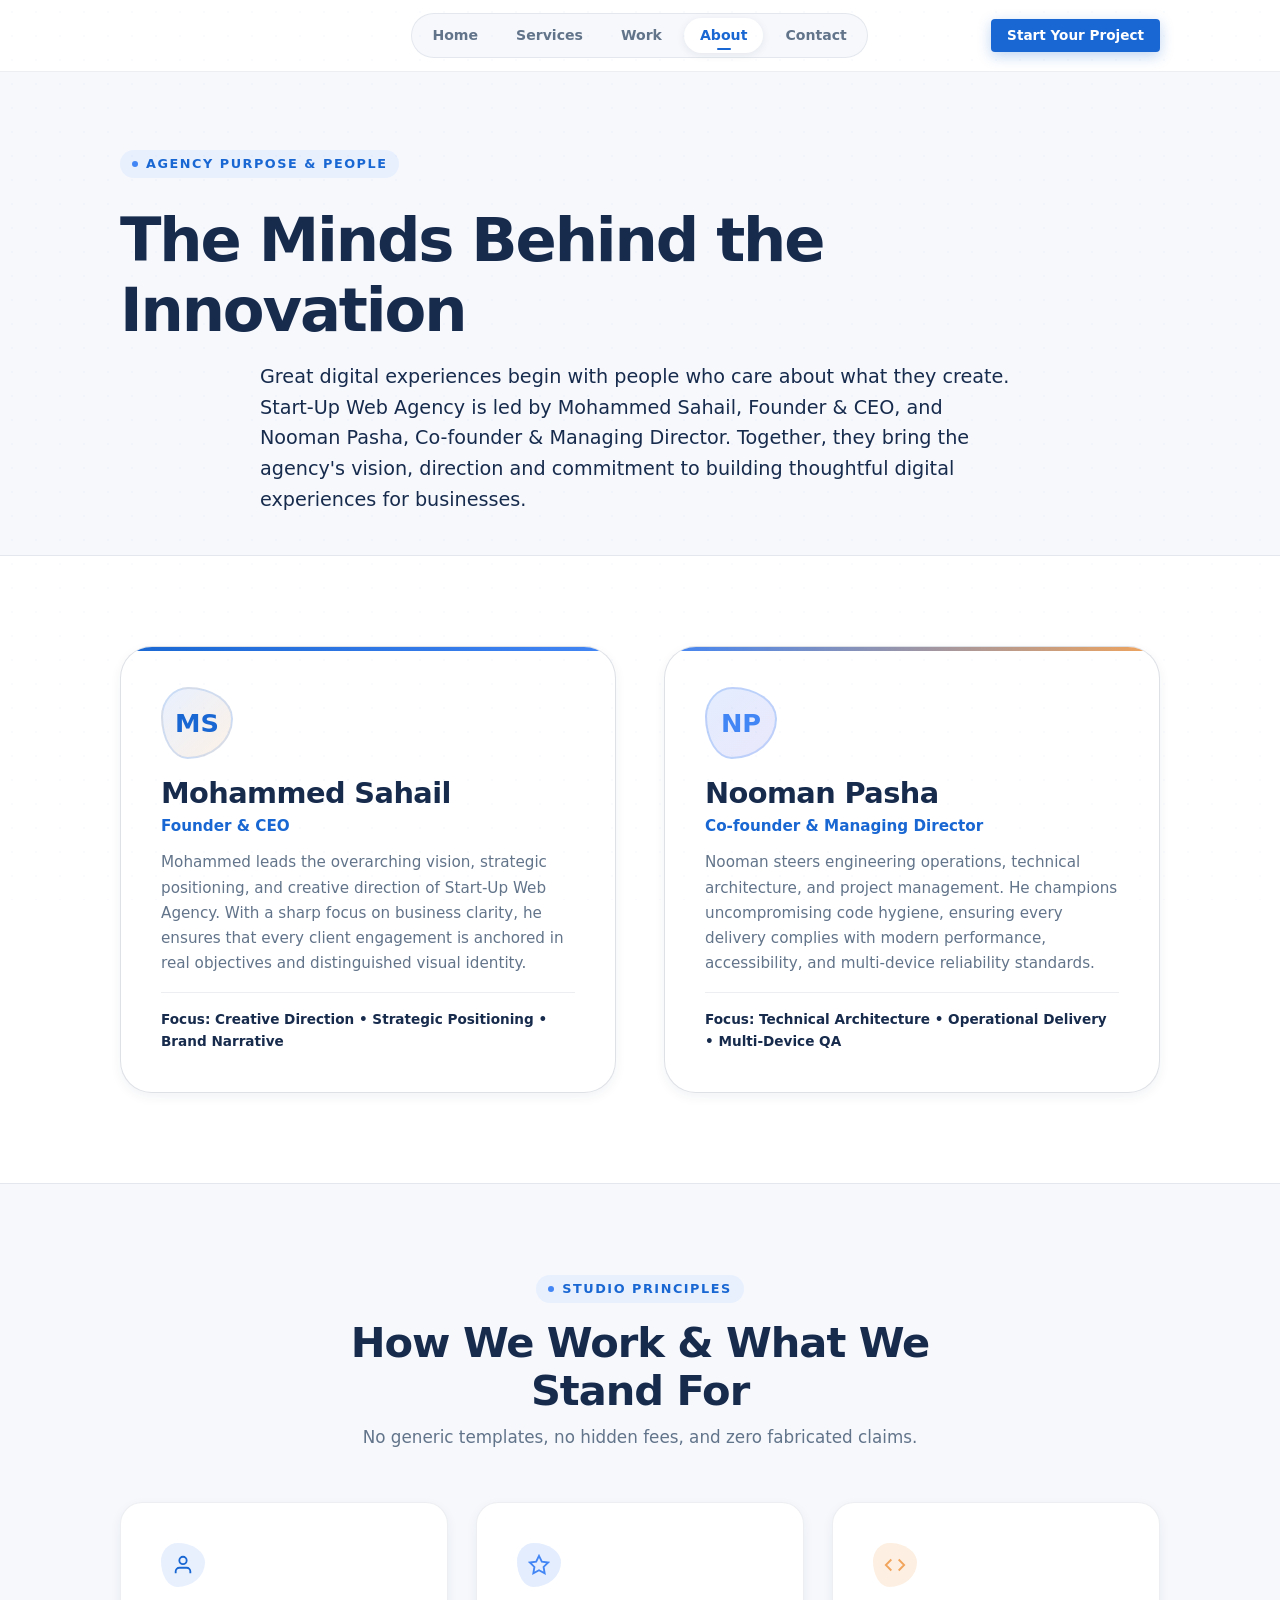
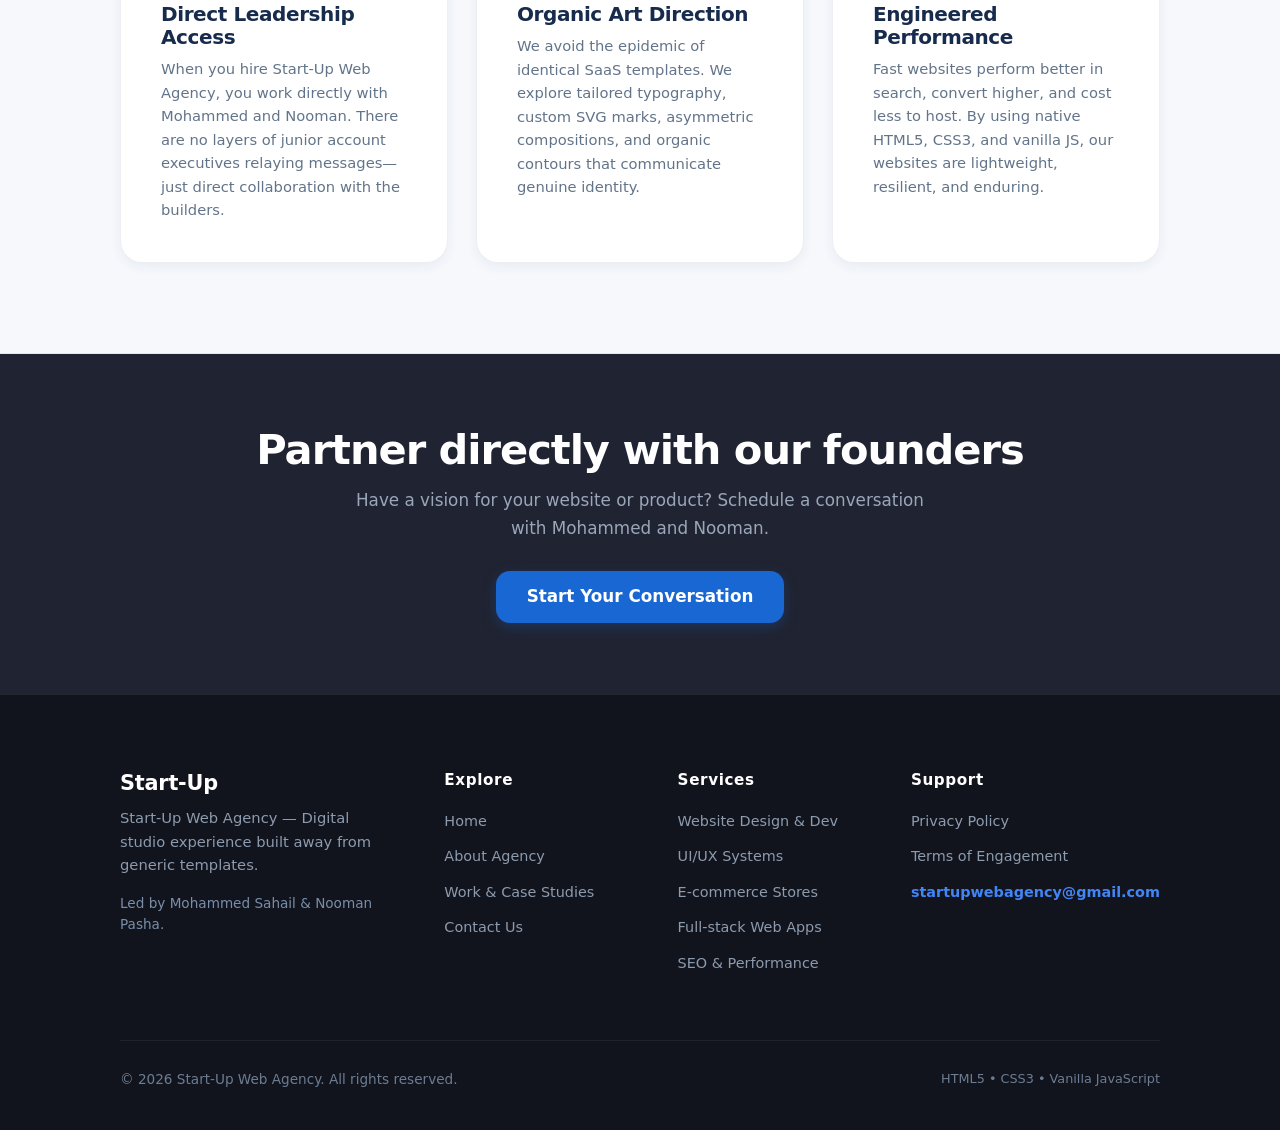
<file: start-up-web-agency-updated-logo/about.html>
<!DOCTYPE html>
<html lang="en">
<head>
  <meta charset="UTF-8">
  <meta name="viewport" content="width=device-width, initial-scale=1.0">
  <title>About Us — The Minds Behind the Innovation | Start-Up Web Agency</title>
  <meta name="description" content="Start-Up Web Agency is led by Mohammed Sahail, Founder & CEO, and Nooman Pasha, Co-founder & Managing Director. Building thoughtful digital experiences for businesses.">
  <meta name="theme-color" content="#1967D2">
  <link rel="canonical" href="https://startupwebagency.com/about.html">

  <meta property="og:type" content="website">
  <meta property="og:title" content="About Us — Start-Up Web Agency">
  <meta property="og:description" content="The Minds Behind the Innovation: Mohammed Sahail and Nooman Pasha.">
  <meta property="og:image" content="https://startupwebagency.com/assets/logos/logo-lockup.png">

    <meta name="twitter:card" content="summary_large_image">
  <meta name="twitter:image" content="https://startupwebagency.com/assets/logos/logo-lockup.png">
<link rel="icon" type="image/svg+xml" href="assets/icons/favicon.svg">

  <link rel="stylesheet" href="css/style.css">
  <link rel="stylesheet" href="css/components.css">
  <link rel="stylesheet" href="css/animations.css">
  <link rel="stylesheet" href="css/responsive.css">
</head>
<body>
  <a href="#main-content" class="skip-link">Skip to main content</a>

  <!-- Header -->
  <header class="site-header" role="banner">
    <div class="container header-container">
      <a href="index.html" class="brand-link" aria-label="Start-Up Web Agency Home">
        <div class="brand-icon-wrap">
          <img src="assets/logos/logo-symbol.svg" width="38" height="38" alt="" aria-hidden="true">
        </div>
        <div class="brand-name-group"><img src="assets/logos/logo-wordmark.svg" width="118" height="38" alt="Start-Up Web Agency"></div>
      </a>

      <nav class="nav-menu" aria-label="Primary Navigation">
        <a href="index.html" class="nav-link">Home</a>
        <a href="services.html" class="nav-link">Services</a>
        <a href="work.html" class="nav-link">Work</a>
        <a href="about.html" class="nav-link is-active" aria-current="page">About</a>
        <a href="contact.html" class="nav-link">Contact</a>
      </nav>

      <div class="header-actions">
        <a href="contact.html" class="btn btn-sm btn-primary">Start Your Project</a>
        <button type="button" class="mobile-nav-toggle" aria-label="Toggle navigation drawer" aria-expanded="false" aria-controls="mobile-nav-drawer">
          <span class="hamburger-line"></span>
          <span class="hamburger-line"></span>
          <span class="hamburger-line"></span>
        </button>
      </div>
    </div>
  </header>

  <!-- Mobile Drawer -->
  <div id="mobile-nav-drawer" class="mobile-drawer" aria-hidden="true" role="dialog" aria-modal="true" aria-label="Mobile Navigation">
    <div class="mobile-drawer-inner">
      <div class="mobile-links">
        <a href="index.html" class="mobile-nav-link"><span>Home</span></a>
        <a href="services.html" class="mobile-nav-link"><span>Services</span></a>
        <a href="work.html" class="mobile-nav-link"><span>Work</span></a>
        <a href="about.html" class="mobile-nav-link is-active" aria-current="page"><span>About</span></a>
        <a href="contact.html" class="mobile-nav-link"><span>Contact</span></a>
      </div>
      <div>
        <a href="contact.html" class="btn btn-primary" style="width: 100%;">Start Your Project</a>
      </div>
    </div>
  </div>

  <main id="main-content">
    
    <!-- Hero Header -->
    <section style="padding-top: clamp(3rem, 6vw, 5rem); padding-bottom: var(--space-xl); background: var(--surface-alt); border-bottom: 1px solid var(--border-subtle);">
      <div class="container text-center reveal-on-scroll">
        <span class="eyebrow"><span class="eyebrow-dot"></span> Agency Purpose & People</span>
        <h1 style="margin: 12px 0 16px;">The Minds Behind the Innovation</h1>
        <p class="lead" style="max-width: 760px; margin: 0 auto;">
          Great digital experiences begin with people who care about what they create. Start-Up Web Agency is led by Mohammed Sahail, Founder & CEO, and Nooman Pasha, Co-founder & Managing Director. Together, they bring the agency's vision, direction and commitment to building thoughtful digital experiences for businesses.
        </p>
      </div>
    </section>

    <!-- Leadership Section -->
    <section class="leadership-section">
      <div class="container">
        
        <div class="leadership-grid" style="margin-top: 0;">
          
          <!-- Mohammed Sahail — Founder & CEO -->
          <article class="leader-card reveal-on-scroll stagger-1">
            <div class="leader-avatar-box" aria-hidden="true">
              <span>MS</span>
            </div>
            <h2 class="leader-name" style="font-size: 1.8rem;">Mohammed Sahail</h2>
            <div class="leader-title">Founder & CEO</div>
            <p class="leader-desc" style="margin-bottom: 16px;">
              Mohammed leads the overarching vision, strategic positioning, and creative direction of Start-Up Web Agency. With a sharp focus on business clarity, he ensures that every client engagement is anchored in real objectives and distinguished visual identity.
            </p>
            <div style="margin-top: auto; padding-top: 16px; border-top: 1px solid var(--border-subtle); font-size: 0.85rem; color: var(--color-deep-navy); font-weight: 600;">
              Focus: Creative Direction • Strategic Positioning • Brand Narrative
            </div>
          </article>

          <!-- Nooman Pasha — Co-founder & Managing Director -->
          <article class="leader-card leader-director reveal-on-scroll stagger-2">
            <div class="leader-avatar-box" style="background: linear-gradient(135deg, rgba(66, 133, 244, 0.15) 0%, rgba(117, 102, 232, 0.15) 100%); color: var(--color-bright-blue); border-color: rgba(66, 133, 244, 0.25);" aria-hidden="true">
              <span>NP</span>
            </div>
            <h2 class="leader-name" style="font-size: 1.8rem;">Nooman Pasha</h2>
            <div class="leader-title">Co-founder & Managing Director</div>
            <p class="leader-desc" style="margin-bottom: 16px;">
              Nooman steers engineering operations, technical architecture, and project management. He champions uncompromising code hygiene, ensuring every delivery complies with modern performance, accessibility, and multi-device reliability standards.
            </p>
            <div style="margin-top: auto; padding-top: 16px; border-top: 1px solid var(--border-subtle); font-size: 0.85rem; color: var(--color-deep-navy); font-weight: 600;">
              Focus: Technical Architecture • Operational Delivery • Multi-Device QA
            </div>
          </article>

        </div>

      </div>
    </section>

    <!-- Studio Values & Standards -->
    <section style="background: var(--surface-alt); border-top: 1px solid var(--border-subtle); border-bottom: 1px solid var(--border-subtle);">
      <div class="container">
        <div class="section-head text-center reveal-on-scroll">
          <span class="eyebrow"><span class="eyebrow-dot"></span> Studio Principles</span>
          <h2>How We Work & What We Stand For</h2>
          <p style="max-width: 640px; margin: 8px auto 0;">No generic templates, no hidden fees, and zero fabricated claims.</p>
        </div>

        <div style="display: grid; grid-template-columns: repeat(auto-fit, minmax(300px, 1fr)); gap: var(--space-lg);">
          
          <div class="feature-box reveal-on-scroll stagger-1" style="background: var(--surface-card); padding: var(--space-xl); border-radius: var(--radius-lg); border: 1px solid var(--border-subtle); box-shadow: var(--shadow-sm);">
            <div class="organic-shape-stamp" style="margin-bottom: 16px;">
              <svg width="22" height="22" viewBox="0 0 24 24" fill="none" stroke="currentColor" stroke-width="2"><path d="M20 21v-2a4 4 0 0 0-4-4H8a4 4 0 0 0-4 4v2"/><circle cx="12" cy="7" r="4"/></svg>
            </div>
            <h3 style="font-size: 1.25rem; margin-bottom: 8px;">Direct Leadership Access</h3>
            <p style="font-size: 0.92rem; color: var(--color-muted-text); line-height: 1.6;">
              When you hire Start-Up Web Agency, you work directly with Mohammed and Nooman. There are no layers of junior account executives relaying messages—just direct collaboration with the builders.
            </p>
          </div>

          <div class="feature-box reveal-on-scroll stagger-2" style="background: var(--surface-card); padding: var(--space-xl); border-radius: var(--radius-lg); border: 1px solid var(--border-subtle); box-shadow: var(--shadow-sm);">
            <div class="organic-shape-stamp" style="margin-bottom: 16px; background: rgba(66, 133, 244, 0.15); color: var(--color-bright-blue);">
              <svg width="22" height="22" viewBox="0 0 24 24" fill="none" stroke="currentColor" stroke-width="2"><polygon points="12 2 15.09 8.26 22 9.27 17 14.14 18.18 21.02 12 17.77 5.82 21.02 7 14.14 2 9.27 8.91 8.26 12 2"/></svg>
            </div>
            <h3 style="font-size: 1.25rem; margin-bottom: 8px;">Organic Art Direction</h3>
            <p style="font-size: 0.92rem; color: var(--color-muted-text); line-height: 1.6;">
              We avoid the epidemic of identical SaaS templates. We explore tailored typography, custom SVG marks, asymmetric compositions, and organic contours that communicate genuine identity.
            </p>
          </div>

          <div class="feature-box reveal-on-scroll stagger-3" style="background: var(--surface-card); padding: var(--space-xl); border-radius: var(--radius-lg); border: 1px solid var(--border-subtle); box-shadow: var(--shadow-sm);">
            <div class="organic-shape-stamp" style="margin-bottom: 16px; background: rgba(241, 164, 91, 0.18); color: var(--color-warm-accent);">
              <svg width="22" height="22" viewBox="0 0 24 24" fill="none" stroke="currentColor" stroke-width="2"><polyline points="16 18 22 12 16 6"/><polyline points="8 6 2 12 8 18"/></svg>
            </div>
            <h3 style="font-size: 1.25rem; margin-bottom: 8px;">Engineered Performance</h3>
            <p style="font-size: 0.92rem; color: var(--color-muted-text); line-height: 1.6;">
              Fast websites perform better in search, convert higher, and cost less to host. By using native HTML5, CSS3, and vanilla JS, our websites are lightweight, resilient, and enduring.
            </p>
          </div>

        </div>

      </div>
    </section>

    <!-- Final CTA -->
    <section style="background: var(--surface-workspace); color: var(--color-white); text-align: center; padding: clamp(3rem, 6vw, 4.5rem) 0;">
      <div class="container reveal-on-scroll">
        <h2 style="color: var(--color-white); margin-bottom: 12px;">Partner directly with our founders</h2>
        <p style="color: #9AA7B8; max-width: 600px; margin: 0 auto var(--space-lg);">
          Have a vision for your website or product? Schedule a conversation with Mohammed and Nooman.
        </p>
        <a href="contact.html" class="btn btn-lg btn-primary">Start Your Conversation</a>
      </div>
    </section>

  </main>

  <!-- Footer -->
  <footer class="site-footer" role="contentinfo">
    <div class="container">
      <div class="footer-grid">
        <div class="footer-brand">
          <h4>Start-Up</h4>
          <p>Start-Up Web Agency — Digital studio experience built away from generic templates.</p>
          <div style="margin-top: 16px; font-size: 0.85rem; color: #798EAA;">
            Led by Mohammed Sahail & Nooman Pasha.
          </div>
        </div>
        <div class="footer-col">
          <h5>Explore</h5>
          <ul class="footer-links">
            <li><a href="index.html">Home</a></li>
            <li><a href="about.html">About Agency</a></li>
            <li><a href="work.html">Work & Case Studies</a></li>
            <li><a href="contact.html">Contact Us</a></li>
          </ul>
        </div>
        <div class="footer-col">
          <h5>Services</h5>
          <ul class="footer-links">
            <li><a href="services.html#web-design">Website Design & Dev</a></li>
            <li><a href="services.html#ui-ux">UI/UX Systems</a></li>
            <li><a href="services.html#ecommerce">E-commerce Stores</a></li>
            <li><a href="services.html#web-apps">Full-stack Web Apps</a></li>
            <li><a href="services.html#seo-performance">SEO & Performance</a></li>
          </ul>
        </div>
        <div class="footer-col">
          <h5>Support</h5>
          <ul class="footer-links">
            <li><a href="privacy.html">Privacy Policy</a></li>
            <li><a href="terms.html">Terms of Engagement</a></li>
            <li><a href="mailto:startupwebagency@gmail.com" style="color: var(--color-bright-blue); font-weight: 600;">startupwebagency@gmail.com</a></li>
          </ul>
        </div>
      </div>
      <div class="footer-bottom">
        <div>&copy; <span id="current-year">2026</span> Start-Up Web Agency. All rights reserved.</div>
        <div style="color: #6C7D93; font-size: 0.8rem;">HTML5 • CSS3 • Vanilla JavaScript</div>
      </div>
    </div>
  </footer>

  <script src="js/main.js"></script>
  <script src="js/navigation.js"></script>
  <script src="js/animations.js"></script>
</body>
</html>
</file>
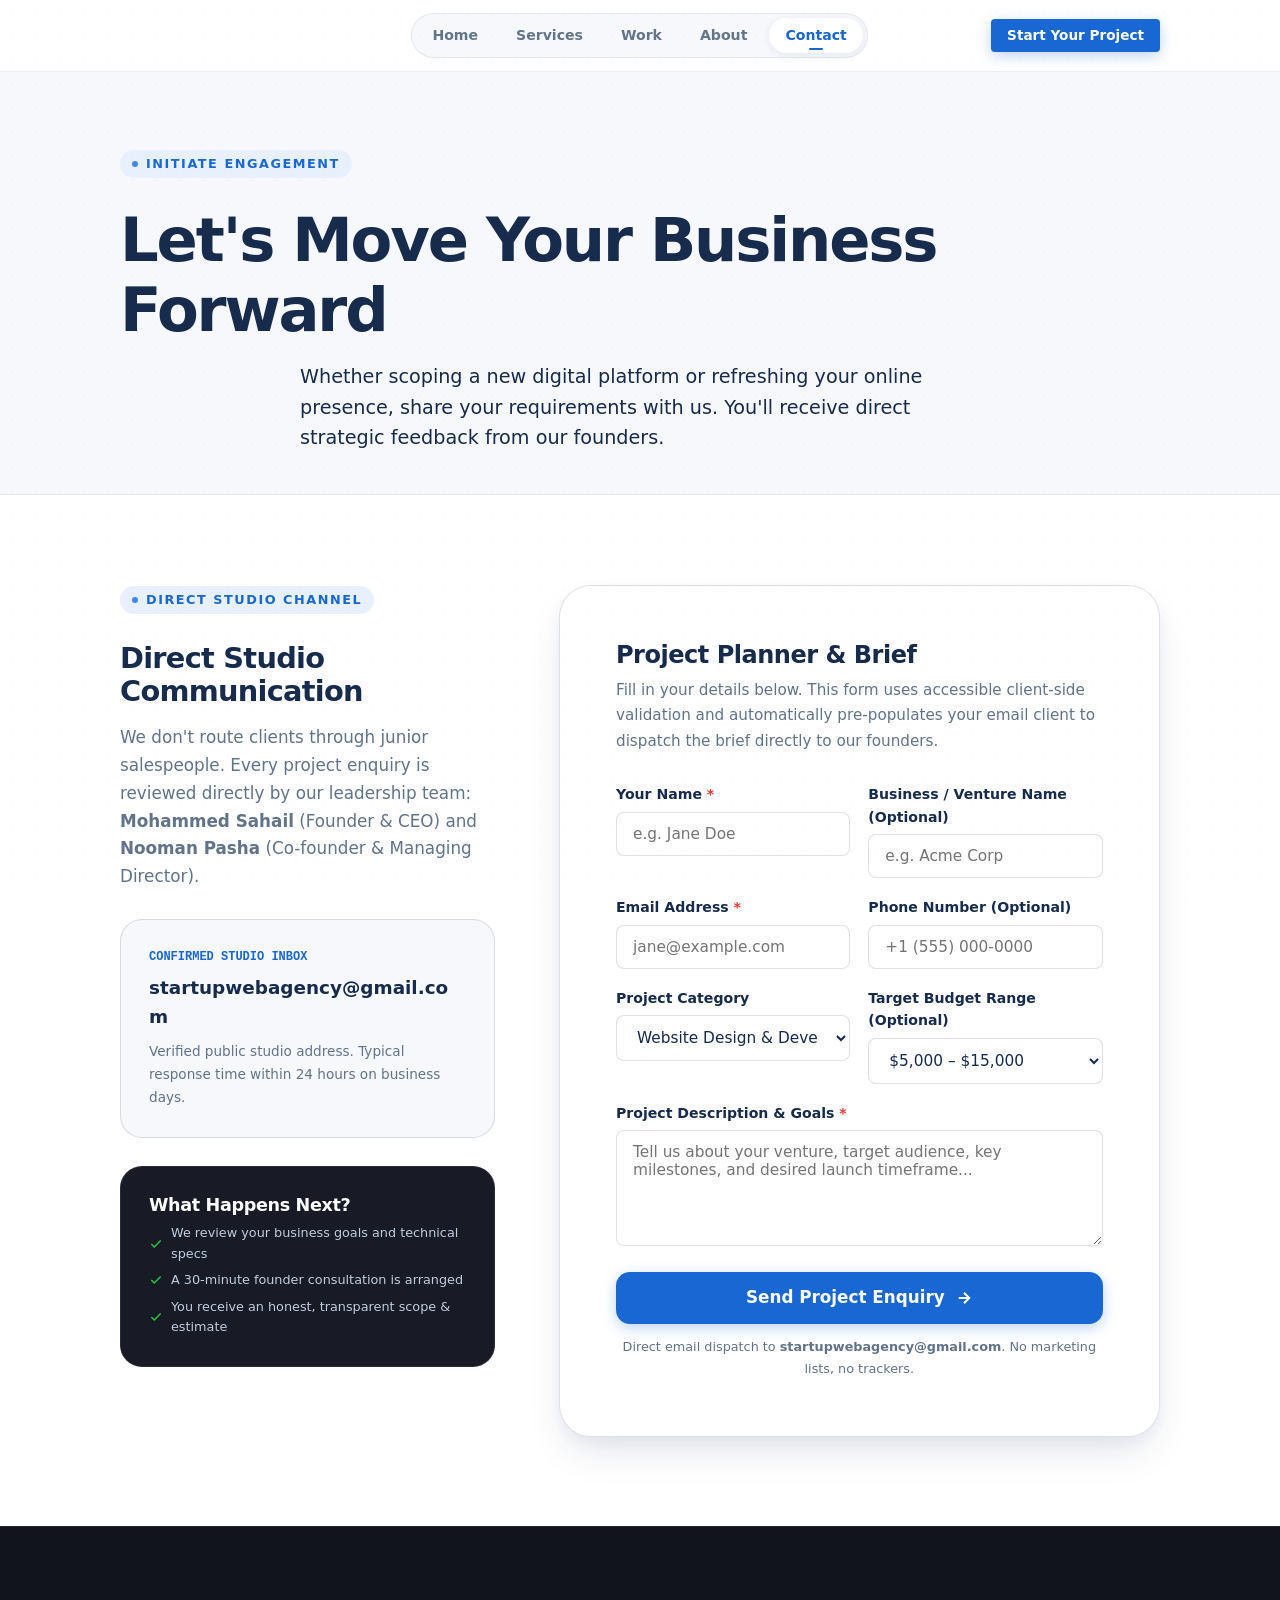
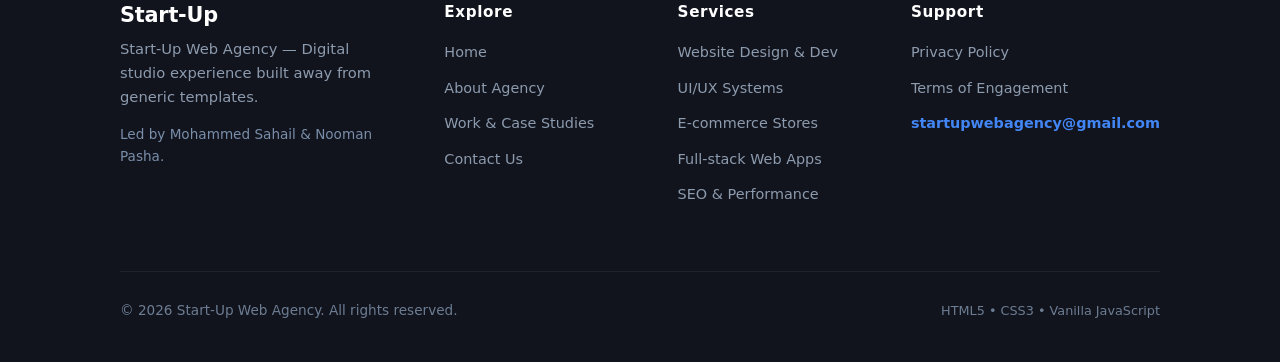
<file: start-up-web-agency-updated-logo/contact.html>
<!DOCTYPE html>
<html lang="en">
<head>
  <meta charset="UTF-8">
  <meta name="viewport" content="width=device-width, initial-scale=1.0">
  <title>Start Your Project — Contact Start-Up Web Agency</title>
  <meta name="description" content="Plan your project with Start-Up Web Agency. Direct collaboration with Mohammed Sahail and Nooman Pasha. Contact: startupwebagency@gmail.com">
  <meta name="theme-color" content="#1967D2">
  <link rel="canonical" href="https://startupwebagency.com/contact.html">

  <meta property="og:type" content="website">
  <meta property="og:title" content="Contact — Start-Up Web Agency">
  <meta property="og:description" content="Initiate your project brief with our digital studio.">
  <meta property="og:image" content="https://startupwebagency.com/assets/logos/logo-lockup.png">

    <meta name="twitter:card" content="summary_large_image">
  <meta name="twitter:image" content="https://startupwebagency.com/assets/logos/logo-lockup.png">
<link rel="icon" type="image/svg+xml" href="assets/icons/favicon.svg">

  <link rel="stylesheet" href="css/style.css">
  <link rel="stylesheet" href="css/components.css">
  <link rel="stylesheet" href="css/animations.css">
  <link rel="stylesheet" href="css/responsive.css">
</head>
<body>
  <a href="#main-content" class="skip-link">Skip to main content</a>

  <!-- Header -->
  <header class="site-header" role="banner">
    <div class="container header-container">
      <a href="index.html" class="brand-link" aria-label="Start-Up Web Agency Home">
        <div class="brand-icon-wrap">
          <img src="assets/logos/logo-symbol.svg" width="38" height="38" alt="" aria-hidden="true">
        </div>
        <div class="brand-name-group"><img src="assets/logos/logo-wordmark.svg" width="118" height="38" alt="Start-Up Web Agency"></div>
      </a>

      <nav class="nav-menu" aria-label="Primary Navigation">
        <a href="index.html" class="nav-link">Home</a>
        <a href="services.html" class="nav-link">Services</a>
        <a href="work.html" class="nav-link">Work</a>
        <a href="about.html" class="nav-link">About</a>
        <a href="contact.html" class="nav-link is-active" aria-current="page">Contact</a>
      </nav>

      <div class="header-actions">
        <a href="contact.html" class="btn btn-sm btn-primary">Start Your Project</a>
        <button type="button" class="mobile-nav-toggle" aria-label="Toggle navigation drawer" aria-expanded="false" aria-controls="mobile-nav-drawer">
          <span class="hamburger-line"></span>
          <span class="hamburger-line"></span>
          <span class="hamburger-line"></span>
        </button>
      </div>
    </div>
  </header>

  <!-- Mobile Drawer -->
  <div id="mobile-nav-drawer" class="mobile-drawer" aria-hidden="true" role="dialog" aria-modal="true" aria-label="Mobile Navigation">
    <div class="mobile-drawer-inner">
      <div class="mobile-links">
        <a href="index.html" class="mobile-nav-link"><span>Home</span></a>
        <a href="services.html" class="mobile-nav-link"><span>Services</span></a>
        <a href="work.html" class="mobile-nav-link"><span>Work</span></a>
        <a href="about.html" class="mobile-nav-link"><span>About</span></a>
        <a href="contact.html" class="mobile-nav-link is-active" aria-current="page"><span>Contact</span></a>
      </div>
      <div>
        <a href="contact.html" class="btn btn-primary" style="width: 100%;">Start Your Project</a>
      </div>
    </div>
  </div>

  <main id="main-content">
    
    <!-- Hero Header -->
    <section style="padding-top: clamp(3rem, 6vw, 5rem); padding-bottom: var(--space-xl); background: var(--surface-alt); border-bottom: 1px solid var(--border-subtle);">
      <div class="container text-center reveal-on-scroll">
        <span class="eyebrow"><span class="eyebrow-dot"></span> Initiate Engagement</span>
        <h1 style="margin: 12px 0 16px;">Let's Move Your Business Forward</h1>
        <p class="lead" style="max-width: 680px; margin: 0 auto;">
          Whether scoping a new digital platform or refreshing your online presence, share your requirements with us. You'll receive direct strategic feedback from our founders.
        </p>
      </div>
    </section>

    <!-- Contact & Planner Form Section -->
    <section class="contact-section">
      <div class="container">
        
        <div style="display: grid; grid-template-columns: 1fr 1.6fr; gap: clamp(2rem, 5vw, 4.5rem); align-items: start;">
          
          <!-- Direct Studio Information Sidebar -->
          <div class="reveal-on-scroll">
            <span class="eyebrow"><span class="eyebrow-dot"></span> Direct Studio Channel</span>
            <h2 style="font-size: 1.8rem; margin: 12px 0 16px;">Direct Studio Communication</h2>
            <p style="color: var(--color-muted-text); line-height: 1.65; margin-bottom: var(--space-lg);">
              We don't route clients through junior salespeople. Every project enquiry is reviewed directly by our leadership team: <strong>Mohammed Sahail</strong> (Founder & CEO) and <strong>Nooman Pasha</strong> (Co-founder & Managing Director).
            </p>

            <div style="background: var(--surface-alt); border: 1px solid var(--border-medium); border-radius: var(--radius-lg); padding: var(--space-lg); margin-bottom: var(--space-lg);">
              <div style="font-size: 0.75rem; font-family: var(--font-mono); color: var(--color-primary-blue); font-weight: 700; text-transform: uppercase; margin-bottom: 6px;">CONFIRMED STUDIO INBOX</div>
              <a href="mailto:startupwebagency@gmail.com" style="font-size: 1.15rem; font-weight: 800; color: var(--color-deep-navy); word-break: break-all;">
                startupwebagency@gmail.com
              </a>
              <p style="font-size: 0.85rem; color: var(--color-muted-text); margin-top: 8px;">
                Verified public studio address. Typical response time within 24 hours on business days.
              </p>
            </div>

            <div style="background: #181B26; color: var(--color-white); border-radius: var(--radius-lg); padding: var(--space-lg); border: 1px solid rgba(255, 255, 255, 0.08);">
              <h3 style="color: var(--color-white); font-size: 1.1rem; margin-bottom: 8px;">What Happens Next?</h3>
              <ul class="stage-specs-list">
                <li class="stage-spec-item">
                  <svg viewBox="0 0 24 24" fill="none" stroke="#27C93F" stroke-width="2.5"><polyline points="20 6 9 17 4 12"/></svg>
                  We review your business goals and technical specs
                </li>
                <li class="stage-spec-item">
                  <svg viewBox="0 0 24 24" fill="none" stroke="#27C93F" stroke-width="2.5"><polyline points="20 6 9 17 4 12"/></svg>
                  A 30-minute founder consultation is arranged
                </li>
                <li class="stage-spec-item">
                  <svg viewBox="0 0 24 24" fill="none" stroke="#27C93F" stroke-width="2.5"><polyline points="20 6 9 17 4 12"/></svg>
                  You receive an honest, transparent scope & estimate
                </li>
              </ul>
            </div>
          </div>

          <!-- Project Planner Form -->
          <div class="form-card reveal-on-scroll stagger-1">
            <h3 style="font-size: 1.5rem; margin-bottom: 8px;">Project Planner & Brief</h3>
            <p style="color: var(--color-muted-text); font-size: 0.95rem; margin-bottom: var(--space-lg);">
              Fill in your details below. This form uses accessible client-side validation and automatically pre-populates your email client to dispatch the brief directly to our founders.
            </p>

            <form id="project-enquiry-form" novalidate>
              <div class="form-grid">
                
                <!-- Name -->
                <div class="form-group">
                  <label for="client-name" class="form-label">Your Name <span class="req">*</span></label>
                  <input type="text" id="client-name" class="form-input" placeholder="e.g. Jane Doe" required autocomplete="name">
                  <span class="form-error-msg">Please enter your name.</span>
                </div>

                <!-- Business / Organization -->
                <div class="form-group">
                  <label for="client-business" class="form-label">Business / Venture Name (Optional)</label>
                  <input type="text" id="client-business" class="form-input" placeholder="e.g. Acme Corp" autocomplete="organization">
                </div>

                <!-- Email -->
                <div class="form-group">
                  <label for="client-email" class="form-label">Email Address <span class="req">*</span></label>
                  <input type="email" id="client-email" class="form-input" placeholder="jane@example.com" required autocomplete="email">
                  <span class="form-error-msg">Please provide a valid email address.</span>
                </div>

                <!-- Phone -->
                <div class="form-group">
                  <label for="client-phone" class="form-label">Phone Number (Optional)</label>
                  <input type="tel" id="client-phone" class="form-input" placeholder="+1 (555) 000-0000" autocomplete="tel">
                </div>

                <!-- Project Category -->
                <div class="form-group">
                  <label for="project-type" class="form-label">Project Category</label>
                  <select id="project-type" class="form-select">
                    <option value="Website Design & Development">Website Design & Development</option>
                    <option value="UI/UX Design Systems">UI/UX Design Systems</option>
                    <option value="E-commerce Platform">E-commerce Platform</option>
                    <option value="Full-stack Web Application">Full-stack Web Application</option>
                    <option value="Backend & API Integration">Backend & API Integration</option>
                    <option value="SEO & Performance Audit">SEO & Performance Audit</option>
                    <option value="Maintenance & Long-term Support">Maintenance & Long-term Support</option>
                  </select>
                </div>

                <!-- Budget Range -->
                <div class="form-group">
                  <label for="project-budget" class="form-label">Target Budget Range (Optional)</label>
                  <select id="project-budget" class="form-select">
                    <option value="Under $5,000">Under $5,000</option>
                    <option value="$5,000 - $15,000" selected>$5,000 – $15,000</option>
                    <option value="$15,000 - $30,000">$15,000 – $30,000</option>
                    <option value="$30,000+">$30,000+</option>
                    <option value="To be scoped">To be determined</option>
                  </select>
                </div>

                <!-- Project Description -->
                <div class="form-group form-full">
                  <label for="project-desc" class="form-label">Project Description & Goals <span class="req">*</span></label>
                  <textarea id="project-desc" class="form-textarea" rows="5" placeholder="Tell us about your venture, target audience, key milestones, and desired launch timeframe..." required></textarea>
                  <span class="form-error-msg">Please provide a brief description of your project.</span>
                </div>

                <!-- Submit Button -->
                <div class="form-full" style="margin-top: 8px;">
                  <button type="submit" class="btn btn-lg btn-primary btn-arrow" style="width: 100%;">
                    <span>Send Project Enquiry</span>
                    <span class="btn-arrow"><svg width="18" height="18" viewBox="0 0 24 24" fill="none" stroke="currentColor" stroke-width="2.5"><line x1="5" y1="12" x2="19" y2="12"/><polyline points="12 5 19 12 12 19"/></svg></span>
                  </button>
                  <p style="font-size: 0.8rem; color: var(--color-muted-text); text-align: center; margin-top: 12px;">
                    Direct email dispatch to <strong>startupwebagency@gmail.com</strong>. No marketing lists, no trackers.
                  </p>
                </div>

              </div>
            </form>
          </div>

        </div>

      </div>
    </section>

  </main>

  <!-- Footer -->
  <footer class="site-footer" role="contentinfo">
    <div class="container">
      <div class="footer-grid">
        <div class="footer-brand">
          <h4>Start-Up</h4>
          <p>Start-Up Web Agency — Digital studio experience built away from generic templates.</p>
          <div style="margin-top: 16px; font-size: 0.85rem; color: #798EAA;">
            Led by Mohammed Sahail & Nooman Pasha.
          </div>
        </div>
        <div class="footer-col">
          <h5>Explore</h5>
          <ul class="footer-links">
            <li><a href="index.html">Home</a></li>
            <li><a href="about.html">About Agency</a></li>
            <li><a href="work.html">Work & Case Studies</a></li>
            <li><a href="contact.html">Contact Us</a></li>
          </ul>
        </div>
        <div class="footer-col">
          <h5>Services</h5>
          <ul class="footer-links">
            <li><a href="services.html#web-design">Website Design & Dev</a></li>
            <li><a href="services.html#ui-ux">UI/UX Systems</a></li>
            <li><a href="services.html#ecommerce">E-commerce Stores</a></li>
            <li><a href="services.html#web-apps">Full-stack Web Apps</a></li>
            <li><a href="services.html#seo-performance">SEO & Performance</a></li>
          </ul>
        </div>
        <div class="footer-col">
          <h5>Support</h5>
          <ul class="footer-links">
            <li><a href="privacy.html">Privacy Policy</a></li>
            <li><a href="terms.html">Terms of Engagement</a></li>
            <li><a href="mailto:startupwebagency@gmail.com" style="color: var(--color-bright-blue); font-weight: 600;">startupwebagency@gmail.com</a></li>
          </ul>
        </div>
      </div>
      <div class="footer-bottom">
        <div>&copy; <span id="current-year">2026</span> Start-Up Web Agency. All rights reserved.</div>
        <div style="color: #6C7D93; font-size: 0.8rem;">HTML5 • CSS3 • Vanilla JavaScript</div>
      </div>
    </div>
  </footer>

  <script src="js/main.js"></script>
  <script src="js/navigation.js"></script>
  <script src="js/animations.js"></script>
  <script src="js/forms.js"></script>
</body>
</html>
</file>
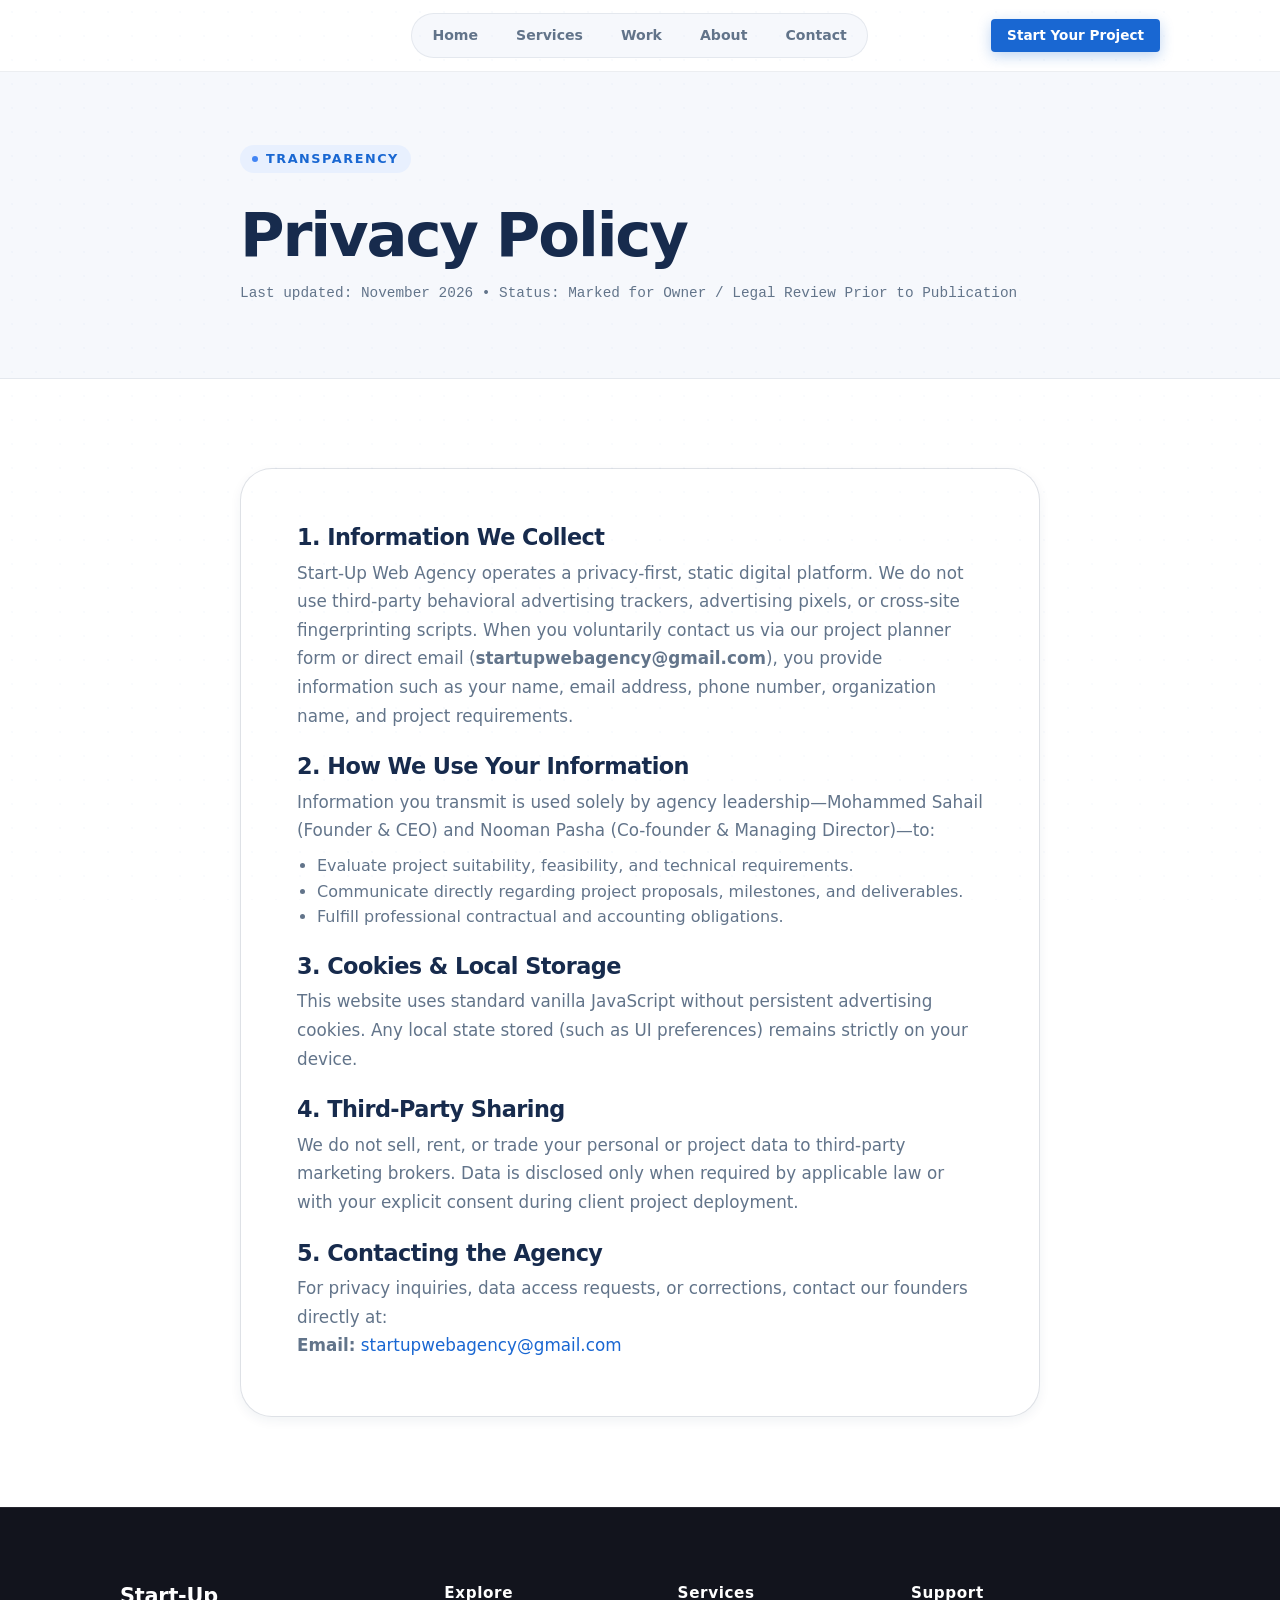
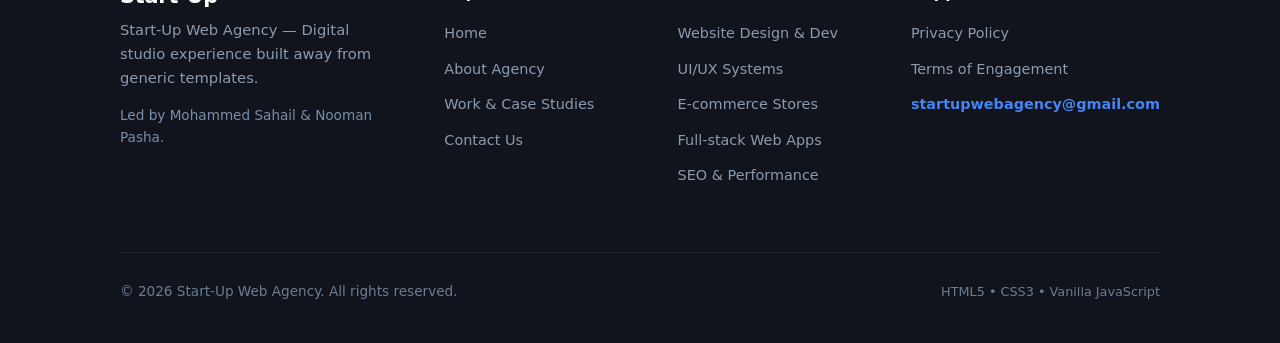
<file: start-up-web-agency-updated-logo/privacy.html>
<!DOCTYPE html>
<html lang="en">
<head>
  <meta charset="UTF-8">
  <meta name="viewport" content="width=device-width, initial-scale=1.0">
  <title>Privacy Policy — Start-Up Web Agency</title>
  <meta name="description" content="Privacy Policy for Start-Up Web Agency. Honest, transparent disclosure of data handling and zero third-party tracking.">
  <meta name="theme-color" content="#1967D2">
  <meta property="og:type" content="website">
  <meta property="og:title" content="Privacy Policy — Start-Up Web Agency">
  <meta property="og:description" content="Privacy Policy for Start-Up Web Agency. Honest, transparent disclosure of data handling and zero third-party tracking.">
  <meta property="og:image" content="https://startupwebagency.com/assets/logos/logo-lockup.png">
  <meta name="twitter:card" content="summary_large_image">
  <meta name="twitter:image" content="https://startupwebagency.com/assets/logos/logo-lockup.png">
  <link rel="canonical" href="https://startupwebagency.com/privacy.html">

  <link rel="icon" type="image/svg+xml" href="assets/icons/favicon.svg">

  <link rel="stylesheet" href="css/style.css">
  <link rel="stylesheet" href="css/components.css">
  <link rel="stylesheet" href="css/animations.css">
  <link rel="stylesheet" href="css/responsive.css">
</head>
<body>
  <a href="#main-content" class="skip-link">Skip to main content</a>

  <!-- Header -->
  <header class="site-header" role="banner">
    <div class="container header-container">
      <a href="index.html" class="brand-link" aria-label="Start-Up Web Agency Home">
        <div class="brand-icon-wrap">
          <img src="assets/logos/logo-symbol.svg" width="38" height="38" alt="" aria-hidden="true">
        </div>
        <div class="brand-name-group"><img src="assets/logos/logo-wordmark.svg" width="118" height="38" alt="Start-Up Web Agency"></div>
      </a>

      <nav class="nav-menu" aria-label="Primary Navigation">
        <a href="index.html" class="nav-link">Home</a>
        <a href="services.html" class="nav-link">Services</a>
        <a href="work.html" class="nav-link">Work</a>
        <a href="about.html" class="nav-link">About</a>
        <a href="contact.html" class="nav-link">Contact</a>
      </nav>

      <div class="header-actions">
        <a href="contact.html" class="btn btn-sm btn-primary">Start Your Project</a>
        <button type="button" class="mobile-nav-toggle" aria-label="Toggle navigation drawer" aria-expanded="false" aria-controls="mobile-nav-drawer">
          <span class="hamburger-line"></span>
          <span class="hamburger-line"></span>
          <span class="hamburger-line"></span>
        </button>
      </div>
    </div>
  </header>

  <!-- Mobile Drawer -->
  <div id="mobile-nav-drawer" class="mobile-drawer" aria-hidden="true" role="dialog" aria-modal="true" aria-label="Mobile Navigation">
    <div class="mobile-drawer-inner">
      <div class="mobile-links">
        <a href="index.html" class="mobile-nav-link"><span>Home</span></a>
        <a href="services.html" class="mobile-nav-link"><span>Services</span></a>
        <a href="work.html" class="mobile-nav-link"><span>Work</span></a>
        <a href="about.html" class="mobile-nav-link"><span>About</span></a>
        <a href="contact.html" class="mobile-nav-link"><span>Contact</span></a>
      </div>
      <div>
        <a href="contact.html" class="btn btn-primary" style="width: 100%;">Start Your Project</a>
      </div>
    </div>
  </div>

  <main id="main-content">
    <section style="padding: clamp(3rem, 6vw, 4.5rem) 0; background: var(--surface-alt); border-bottom: 1px solid var(--border-subtle);">
      <div class="container container-narrow reveal-on-scroll">
        <span class="eyebrow"><span class="eyebrow-dot"></span> Transparency</span>
        <h1 style="margin: 12px 0 10px;">Privacy Policy</h1>
        <p style="font-size: 0.9rem; color: var(--color-muted-text); font-family: var(--font-mono);">
          Last updated: November 2026 • Status: Marked for Owner / Legal Review Prior to Publication
        </p>
      </div>
    </section>

    <section>
      <div class="container container-narrow reveal-on-scroll">
        <div style="background: var(--surface-card); border: 1px solid var(--border-medium); border-radius: var(--radius-xl); padding: clamp(2rem, 5vw, 3.5rem); box-shadow: var(--shadow-sm); display: flex; flex-direction: column; gap: 24px;">
          
          <div>
            <h2 style="font-size: 1.4rem; margin-bottom: 8px;">1. Information We Collect</h2>
            <p>
              Start-Up Web Agency operates a privacy-first, static digital platform. We do not use third-party behavioral advertising trackers, advertising pixels, or cross-site fingerprinting scripts. When you voluntarily contact us via our project planner form or direct email (<strong>startupwebagency@gmail.com</strong>), you provide information such as your name, email address, phone number, organization name, and project requirements.
            </p>
          </div>

          <div>
            <h2 style="font-size: 1.4rem; margin-bottom: 8px;">2. How We Use Your Information</h2>
            <p>
              Information you transmit is used solely by agency leadership—Mohammed Sahail (Founder & CEO) and Nooman Pasha (Co-founder & Managing Director)—to:
            </p>
            <ul style="margin: 8px 0 0 20px; color: var(--color-muted-text); line-height: 1.6;">
              <li>Evaluate project suitability, feasibility, and technical requirements.</li>
              <li>Communicate directly regarding project proposals, milestones, and deliverables.</li>
              <li>Fulfill professional contractual and accounting obligations.</li>
            </ul>
          </div>

          <div>
            <h2 style="font-size: 1.4rem; margin-bottom: 8px;">3. Cookies & Local Storage</h2>
            <p>
              This website uses standard vanilla JavaScript without persistent advertising cookies. Any local state stored (such as UI preferences) remains strictly on your device.
            </p>
          </div>

          <div>
            <h2 style="font-size: 1.4rem; margin-bottom: 8px;">4. Third-Party Sharing</h2>
            <p>
              We do not sell, rent, or trade your personal or project data to third-party marketing brokers. Data is disclosed only when required by applicable law or with your explicit consent during client project deployment.
            </p>
          </div>

          <div>
            <h2 style="font-size: 1.4rem; margin-bottom: 8px;">5. Contacting the Agency</h2>
            <p>
              For privacy inquiries, data access requests, or corrections, contact our founders directly at:
              <br>
              <strong>Email:</strong> <a href="mailto:startupwebagency@gmail.com">startupwebagency@gmail.com</a>
            </p>
          </div>

        </div>
      </div>
    </section>
  </main>

  <!-- Footer -->
  <footer class="site-footer" role="contentinfo">
    <div class="container">
      <div class="footer-grid">
        <div class="footer-brand">
          <h4>Start-Up</h4>
          <p>Start-Up Web Agency — Digital studio experience built away from generic templates.</p>
          <div style="margin-top: 16px; font-size: 0.85rem; color: #798EAA;">
            Led by Mohammed Sahail & Nooman Pasha.
          </div>
        </div>
        <div class="footer-col">
          <h5>Explore</h5>
          <ul class="footer-links">
            <li><a href="index.html">Home</a></li>
            <li><a href="about.html">About Agency</a></li>
            <li><a href="work.html">Work & Case Studies</a></li>
            <li><a href="contact.html">Contact Us</a></li>
          </ul>
        </div>
        <div class="footer-col">
          <h5>Services</h5>
          <ul class="footer-links">
            <li><a href="services.html#web-design">Website Design & Dev</a></li>
            <li><a href="services.html#ui-ux">UI/UX Systems</a></li>
            <li><a href="services.html#ecommerce">E-commerce Stores</a></li>
            <li><a href="services.html#web-apps">Full-stack Web Apps</a></li>
            <li><a href="services.html#seo-performance">SEO & Performance</a></li>
          </ul>
        </div>
        <div class="footer-col">
          <h5>Support</h5>
          <ul class="footer-links">
            <li><a href="privacy.html">Privacy Policy</a></li>
            <li><a href="terms.html">Terms of Engagement</a></li>
            <li><a href="mailto:startupwebagency@gmail.com" style="color: var(--color-bright-blue); font-weight: 600;">startupwebagency@gmail.com</a></li>
          </ul>
        </div>
      </div>
      <div class="footer-bottom">
        <div>&copy; <span id="current-year">2026</span> Start-Up Web Agency. All rights reserved.</div>
        <div style="color: #6C7D93; font-size: 0.8rem;">HTML5 • CSS3 • Vanilla JavaScript</div>
      </div>
    </div>
  </footer>

  <script src="js/main.js"></script>
  <script src="js/navigation.js"></script>
  <script src="js/animations.js"></script>
</body>
</html>
</file>
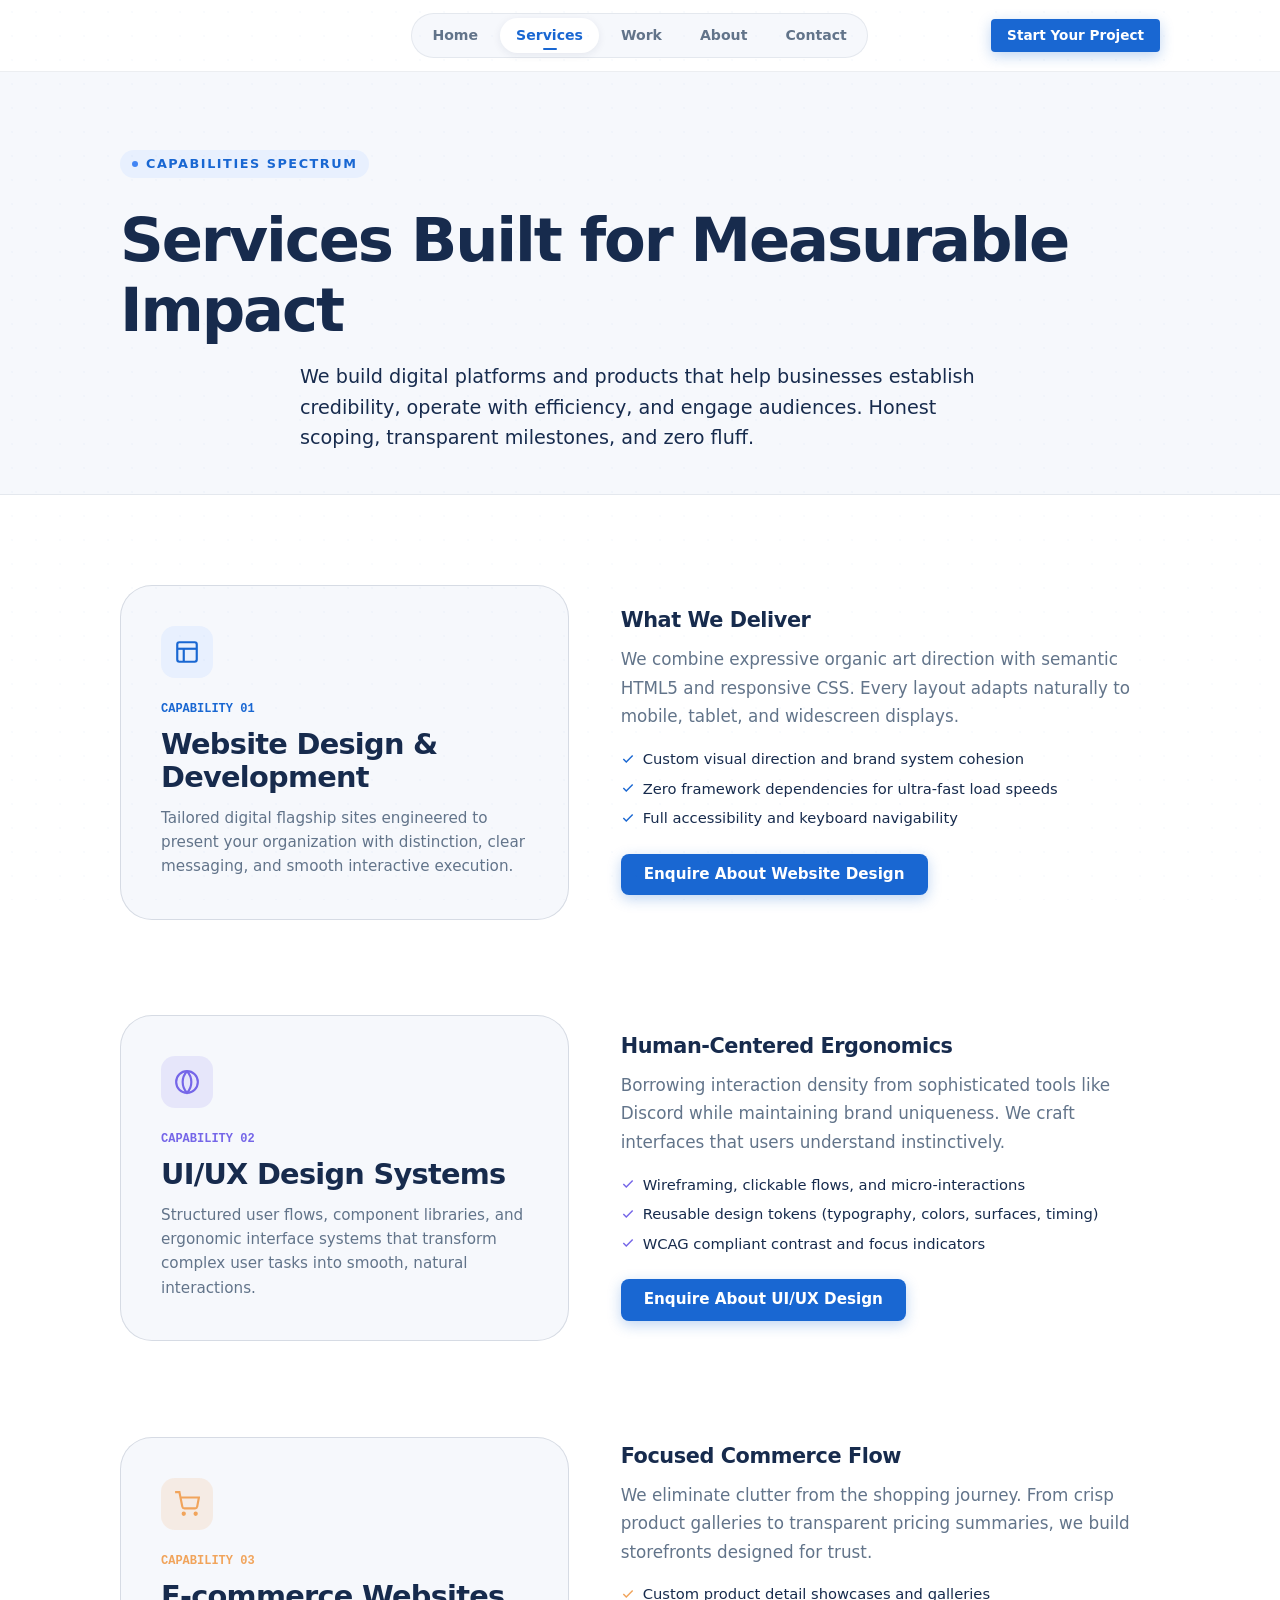
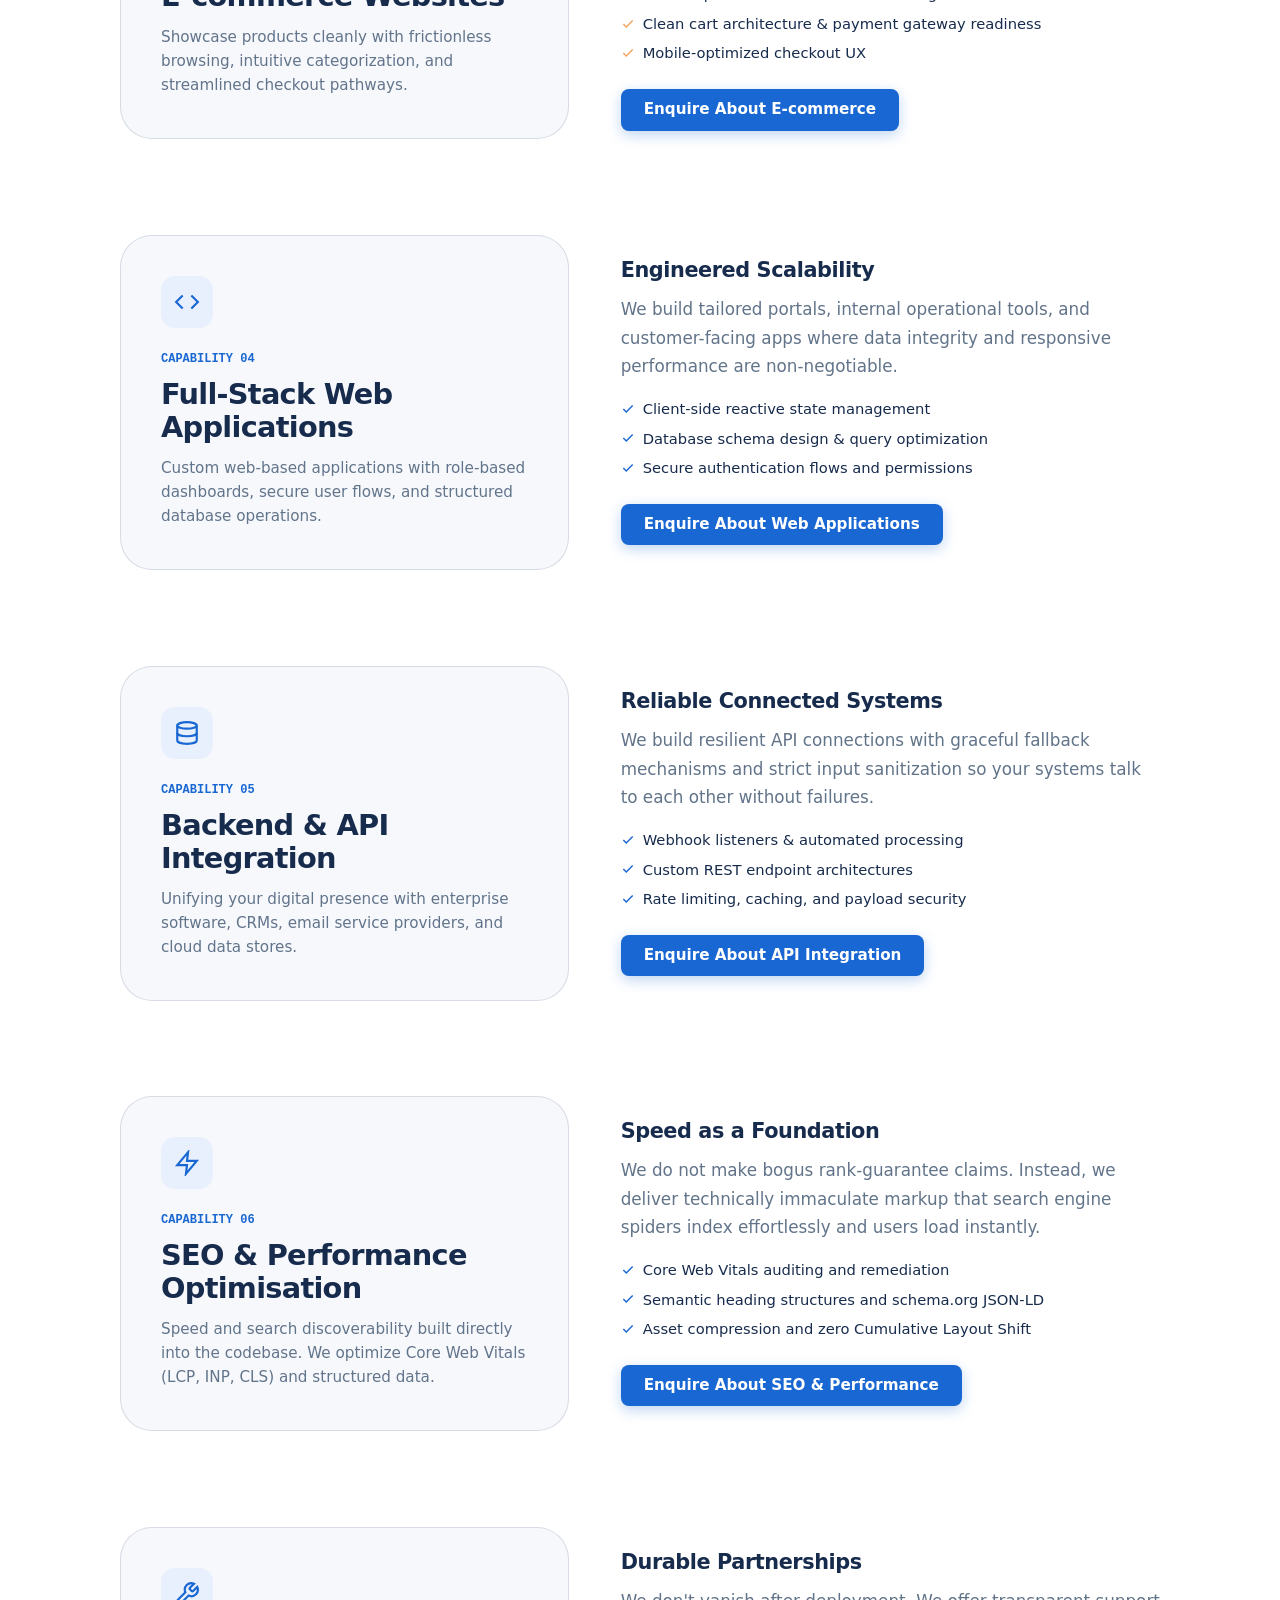
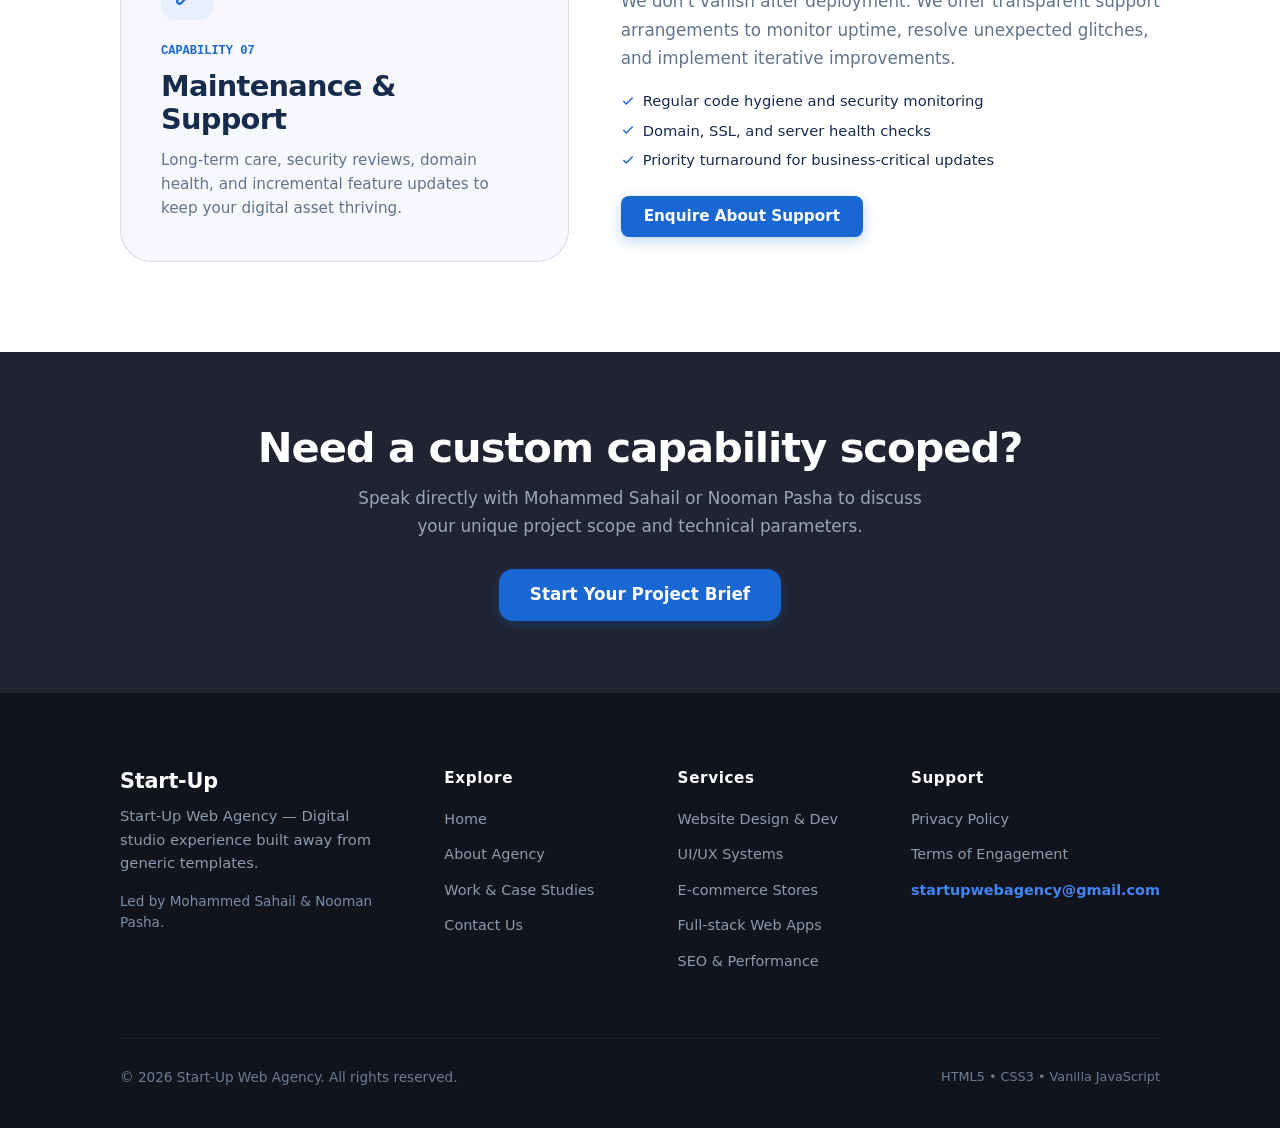
<file: start-up-web-agency-updated-logo/services.html>
<!DOCTYPE html>
<html lang="en">
<head>
  <meta charset="UTF-8">
  <meta name="viewport" content="width=device-width, initial-scale=1.0">
  <title>Services — Start-Up Web Agency</title>
  <meta name="description" content="Explore our seven core digital capabilities: Website Design & Development, UI/UX Design, E-commerce, Full-stack Web Apps, Backend & APIs, SEO & Performance, and Maintenance.">
  <meta name="theme-color" content="#1967D2">
  <link rel="canonical" href="https://startupwebagency.com/services.html">

  <!-- Open Graph -->
  <meta property="og:type" content="website">
  <meta property="og:title" content="Services — Start-Up Web Agency">
  <meta property="og:description" content="Engineered clarity and custom digital craft. Explore our 7 core capabilities.">
  <meta property="og:image" content="https://startupwebagency.com/assets/logos/logo-lockup.png">

    <meta name="twitter:card" content="summary_large_image">
  <meta name="twitter:image" content="https://startupwebagency.com/assets/logos/logo-lockup.png">
<link rel="icon" type="image/svg+xml" href="assets/icons/favicon.svg">

  <!-- Stylesheets -->
  <link rel="stylesheet" href="css/style.css">
  <link rel="stylesheet" href="css/components.css">
  <link rel="stylesheet" href="css/animations.css">
  <link rel="stylesheet" href="css/responsive.css">
</head>
<body>
  <a href="#main-content" class="skip-link">Skip to main content</a>

  <!-- Header -->
  <header class="site-header" role="banner">
    <div class="container header-container">
      <a href="index.html" class="brand-link" aria-label="Start-Up Web Agency Home">
        <div class="brand-icon-wrap">
          <img src="assets/logos/logo-symbol.svg" width="38" height="38" alt="" aria-hidden="true">
        </div>
        <div class="brand-name-group"><img src="assets/logos/logo-wordmark.svg" width="118" height="38" alt="Start-Up Web Agency"></div>
      </a>

      <nav class="nav-menu" aria-label="Primary Navigation">
        <a href="index.html" class="nav-link">Home</a>
        <a href="services.html" class="nav-link is-active" aria-current="page">Services</a>
        <a href="work.html" class="nav-link">Work</a>
        <a href="about.html" class="nav-link">About</a>
        <a href="contact.html" class="nav-link">Contact</a>
      </nav>

      <div class="header-actions">
        <a href="contact.html" class="btn btn-sm btn-primary">Start Your Project</a>
        <button type="button" class="mobile-nav-toggle" aria-label="Toggle navigation drawer" aria-expanded="false" aria-controls="mobile-nav-drawer">
          <span class="hamburger-line"></span>
          <span class="hamburger-line"></span>
          <span class="hamburger-line"></span>
        </button>
      </div>
    </div>
  </header>

  <!-- Mobile Drawer -->
  <div id="mobile-nav-drawer" class="mobile-drawer" aria-hidden="true" role="dialog" aria-modal="true" aria-label="Mobile Navigation">
    <div class="mobile-drawer-inner">
      <div class="mobile-links">
        <a href="index.html" class="mobile-nav-link"><span>Home</span></a>
        <a href="services.html" class="mobile-nav-link is-active" aria-current="page"><span>Services</span></a>
        <a href="work.html" class="mobile-nav-link"><span>Work</span></a>
        <a href="about.html" class="mobile-nav-link"><span>About</span></a>
        <a href="contact.html" class="mobile-nav-link"><span>Contact</span></a>
      </div>
      <div>
        <a href="contact.html" class="btn btn-primary" style="width: 100%;">Start Your Project</a>
      </div>
    </div>
  </div>

  <main id="main-content">
    
    <!-- Hero Header -->
    <section class="services-hero-section" style="padding-top: clamp(3rem, 6vw, 5rem); padding-bottom: var(--space-xl); background: var(--surface-alt); border-bottom: 1px solid var(--border-subtle);">
      <div class="container text-center reveal-on-scroll">
        <span class="eyebrow"><span class="eyebrow-dot"></span> Capabilities Spectrum</span>
        <h1 style="margin: 12px 0 16px;">Services Built for Measurable Impact</h1>
        <p class="lead" style="max-width: 680px; margin: 0 auto;">
          We build digital platforms and products that help businesses establish credibility, operate with efficiency, and engage audiences. Honest scoping, transparent milestones, and zero fluff.
        </p>
      </div>
    </section>

    <!-- Services Detailed Breakdown -->
    <section class="services-content-section">
      <div class="container">
        
        <div style="display: flex; flex-direction: column; gap: var(--space-3xl);">
          
          <!-- 1. Website Design & Development -->
          <article id="web-design" class="reveal-on-scroll" style="display: grid; grid-template-columns: 1fr 1.2fr; gap: clamp(1.5rem, 4vw, 3.5rem); align-items: center;">
            <div style="background: var(--surface-alt); padding: var(--space-xl); border-radius: var(--radius-xl); border: 1px solid var(--border-medium);">
              <div class="service-icon-box" style="margin-bottom: 16px;">
                <svg viewBox="0 0 24 24" fill="none" stroke="currentColor" stroke-width="2"><rect x="3" y="3" width="18" height="18" rx="2" ry="2"/><line x1="3" y1="9" x2="21" y2="9"/><line x1="9" y1="21" x2="9" y2="9"/></svg>
              </div>
              <span style="font-family: var(--font-mono); font-size: 0.75rem; color: var(--color-primary-blue); font-weight: 700;">CAPABILITY 01</span>
              <h2 style="font-size: 1.8rem; margin: 8px 0 12px;">Website Design & Development</h2>
              <p style="font-size: 0.95rem; color: var(--color-muted-text); line-height: 1.6;">
                Tailored digital flagship sites engineered to present your organization with distinction, clear messaging, and smooth interactive execution.
              </p>
            </div>
            <div>
              <h3 style="font-size: 1.3rem; margin-bottom: 12px;">What We Deliver</h3>
              <p style="margin-bottom: 16px;">We combine expressive organic art direction with semantic HTML5 and responsive CSS. Every layout adapts naturally to mobile, tablet, and widescreen displays.</p>
              <ul class="stage-specs-list" style="margin-bottom: 24px;">
                <li class="stage-spec-item" style="color: var(--color-deep-navy); font-size: 0.92rem;">
                  <svg viewBox="0 0 24 24" fill="none" stroke="#1967D2" stroke-width="2.5"><polyline points="20 6 9 17 4 12"/></svg>
                  Custom visual direction and brand system cohesion
                </li>
                <li class="stage-spec-item" style="color: var(--color-deep-navy); font-size: 0.92rem;">
                  <svg viewBox="0 0 24 24" fill="none" stroke="#1967D2" stroke-width="2.5"><polyline points="20 6 9 17 4 12"/></svg>
                  Zero framework dependencies for ultra-fast load speeds
                </li>
                <li class="stage-spec-item" style="color: var(--color-deep-navy); font-size: 0.92rem;">
                  <svg viewBox="0 0 24 24" fill="none" stroke="#1967D2" stroke-width="2.5"><polyline points="20 6 9 17 4 12"/></svg>
                  Full accessibility and keyboard navigability
                </li>
              </ul>
              <a href="contact.html?service=web-design" class="btn btn-primary">Enquire About Website Design</a>
            </div>
          </article>

          <!-- 2. UI/UX Design -->
          <article id="ui-ux" class="reveal-on-scroll" style="display: grid; grid-template-columns: 1fr 1.2fr; gap: clamp(1.5rem, 4vw, 3.5rem); align-items: center;">
            <div style="background: var(--surface-alt); padding: var(--space-xl); border-radius: var(--radius-xl); border: 1px solid var(--border-medium);">
              <div class="service-icon-box" style="margin-bottom: 16px; background-color: rgba(117, 102, 232, 0.12); color: var(--color-violet-accent);">
                <svg viewBox="0 0 24 24" fill="none" stroke="currentColor" stroke-width="2"><circle cx="12" cy="12" r="10"/><path d="M12 2a14.5 14.5 0 0 0 0 20 14.5 14.5 0 0 0 0-20"/></svg>
              </div>
              <span style="font-family: var(--font-mono); font-size: 0.75rem; color: var(--color-violet-accent); font-weight: 700;">CAPABILITY 02</span>
              <h2 style="font-size: 1.8rem; margin: 8px 0 12px;">UI/UX Design Systems</h2>
              <p style="font-size: 0.95rem; color: var(--color-muted-text); line-height: 1.6;">
                Structured user flows, component libraries, and ergonomic interface systems that transform complex user tasks into smooth, natural interactions.
              </p>
            </div>
            <div>
              <h3 style="font-size: 1.3rem; margin-bottom: 12px;">Human-Centered Ergonomics</h3>
              <p style="margin-bottom: 16px;">Borrowing interaction density from sophisticated tools like Discord while maintaining brand uniqueness. We craft interfaces that users understand instinctively.</p>
              <ul class="stage-specs-list" style="margin-bottom: 24px;">
                <li class="stage-spec-item" style="color: var(--color-deep-navy); font-size: 0.92rem;">
                  <svg viewBox="0 0 24 24" fill="none" stroke="#7566E8" stroke-width="2.5"><polyline points="20 6 9 17 4 12"/></svg>
                  Wireframing, clickable flows, and micro-interactions
                </li>
                <li class="stage-spec-item" style="color: var(--color-deep-navy); font-size: 0.92rem;">
                  <svg viewBox="0 0 24 24" fill="none" stroke="#7566E8" stroke-width="2.5"><polyline points="20 6 9 17 4 12"/></svg>
                  Reusable design tokens (typography, colors, surfaces, timing)
                </li>
                <li class="stage-spec-item" style="color: var(--color-deep-navy); font-size: 0.92rem;">
                  <svg viewBox="0 0 24 24" fill="none" stroke="#7566E8" stroke-width="2.5"><polyline points="20 6 9 17 4 12"/></svg>
                  WCAG compliant contrast and focus indicators
                </li>
              </ul>
              <a href="contact.html?service=ui-ux" class="btn btn-primary">Enquire About UI/UX Design</a>
            </div>
          </article>

          <!-- 3. E-commerce Websites -->
          <article id="ecommerce" class="reveal-on-scroll" style="display: grid; grid-template-columns: 1fr 1.2fr; gap: clamp(1.5rem, 4vw, 3.5rem); align-items: center;">
            <div style="background: var(--surface-alt); padding: var(--space-xl); border-radius: var(--radius-xl); border: 1px solid var(--border-medium);">
              <div class="service-icon-box" style="margin-bottom: 16px; background-color: rgba(241, 164, 91, 0.15); color: var(--color-warm-accent);">
                <svg viewBox="0 0 24 24" fill="none" stroke="currentColor" stroke-width="2"><circle cx="9" cy="21" r="1"/><circle cx="20" cy="21" r="1"/><path d="M1 1h4l2.68 13.39a2 2 0 0 0 2 1.61h9.72a2 2 0 0 0 2-1.61L23 6H6"/></svg>
              </div>
              <span style="font-family: var(--font-mono); font-size: 0.75rem; color: var(--color-warm-accent); font-weight: 700;">CAPABILITY 03</span>
              <h2 style="font-size: 1.8rem; margin: 8px 0 12px;">E-commerce Websites</h2>
              <p style="font-size: 0.95rem; color: var(--color-muted-text); line-height: 1.6;">
                Showcase products cleanly with frictionless browsing, intuitive categorization, and streamlined checkout pathways.
              </p>
            </div>
            <div>
              <h3 style="font-size: 1.3rem; margin-bottom: 12px;">Focused Commerce Flow</h3>
              <p style="margin-bottom: 16px;">We eliminate clutter from the shopping journey. From crisp product galleries to transparent pricing summaries, we build storefronts designed for trust.</p>
              <ul class="stage-specs-list" style="margin-bottom: 24px;">
                <li class="stage-spec-item" style="color: var(--color-deep-navy); font-size: 0.92rem;">
                  <svg viewBox="0 0 24 24" fill="none" stroke="#F1A45B" stroke-width="2.5"><polyline points="20 6 9 17 4 12"/></svg>
                  Custom product detail showcases and galleries
                </li>
                <li class="stage-spec-item" style="color: var(--color-deep-navy); font-size: 0.92rem;">
                  <svg viewBox="0 0 24 24" fill="none" stroke="#F1A45B" stroke-width="2.5"><polyline points="20 6 9 17 4 12"/></svg>
                  Clean cart architecture & payment gateway readiness
                </li>
                <li class="stage-spec-item" style="color: var(--color-deep-navy); font-size: 0.92rem;">
                  <svg viewBox="0 0 24 24" fill="none" stroke="#F1A45B" stroke-width="2.5"><polyline points="20 6 9 17 4 12"/></svg>
                  Mobile-optimized checkout UX
                </li>
              </ul>
              <a href="contact.html?service=ecommerce" class="btn btn-primary">Enquire About E-commerce</a>
            </div>
          </article>

          <!-- 4. Full-stack Web Applications -->
          <article id="web-apps" class="reveal-on-scroll" style="display: grid; grid-template-columns: 1fr 1.2fr; gap: clamp(1.5rem, 4vw, 3.5rem); align-items: center;">
            <div style="background: var(--surface-alt); padding: var(--space-xl); border-radius: var(--radius-xl); border: 1px solid var(--border-medium);">
              <div class="service-icon-box" style="margin-bottom: 16px;">
                <svg viewBox="0 0 24 24" fill="none" stroke="currentColor" stroke-width="2"><polyline points="16 18 22 12 16 6"/><polyline points="8 6 2 12 8 18"/></svg>
              </div>
              <span style="font-family: var(--font-mono); font-size: 0.75rem; color: var(--color-primary-blue); font-weight: 700;">CAPABILITY 04</span>
              <h2 style="font-size: 1.8rem; margin: 8px 0 12px;">Full-Stack Web Applications</h2>
              <p style="font-size: 0.95rem; color: var(--color-muted-text); line-height: 1.6;">
                Custom web-based applications with role-based dashboards, secure user flows, and structured database operations.
              </p>
            </div>
            <div>
              <h3 style="font-size: 1.3rem; margin-bottom: 12px;">Engineered Scalability</h3>
              <p style="margin-bottom: 16px;">We build tailored portals, internal operational tools, and customer-facing apps where data integrity and responsive performance are non-negotiable.</p>
              <ul class="stage-specs-list" style="margin-bottom: 24px;">
                <li class="stage-spec-item" style="color: var(--color-deep-navy); font-size: 0.92rem;">
                  <svg viewBox="0 0 24 24" fill="none" stroke="#1967D2" stroke-width="2.5"><polyline points="20 6 9 17 4 12"/></svg>
                  Client-side reactive state management
                </li>
                <li class="stage-spec-item" style="color: var(--color-deep-navy); font-size: 0.92rem;">
                  <svg viewBox="0 0 24 24" fill="none" stroke="#1967D2" stroke-width="2.5"><polyline points="20 6 9 17 4 12"/></svg>
                  Database schema design & query optimization
                </li>
                <li class="stage-spec-item" style="color: var(--color-deep-navy); font-size: 0.92rem;">
                  <svg viewBox="0 0 24 24" fill="none" stroke="#1967D2" stroke-width="2.5"><polyline points="20 6 9 17 4 12"/></svg>
                  Secure authentication flows and permissions
                </li>
              </ul>
              <a href="contact.html?service=web-apps" class="btn btn-primary">Enquire About Web Applications</a>
            </div>
          </article>

          <!-- 5. Backend & API Integration -->
          <article id="backend-api" class="reveal-on-scroll" style="display: grid; grid-template-columns: 1fr 1.2fr; gap: clamp(1.5rem, 4vw, 3.5rem); align-items: center;">
            <div style="background: var(--surface-alt); padding: var(--space-xl); border-radius: var(--radius-xl); border: 1px solid var(--border-medium);">
              <div class="service-icon-box" style="margin-bottom: 16px;">
                <svg viewBox="0 0 24 24" fill="none" stroke="currentColor" stroke-width="2"><ellipse cx="12" cy="5" rx="9" ry="3"/><path d="M21 12c0 1.66-4 3-9 3s-9-1.34-9-3"/><path d="M3 5v14c0 1.66 4 3 9 3s9-1.34 9-3V5"/></svg>
              </div>
              <span style="font-family: var(--font-mono); font-size: 0.75rem; color: var(--color-primary-blue); font-weight: 700;">CAPABILITY 05</span>
              <h2 style="font-size: 1.8rem; margin: 8px 0 12px;">Backend & API Integration</h2>
              <p style="font-size: 0.95rem; color: var(--color-muted-text); line-height: 1.6;">
                Unifying your digital presence with enterprise software, CRMs, email service providers, and cloud data stores.
              </p>
            </div>
            <div>
              <h3 style="font-size: 1.3rem; margin-bottom: 12px;">Reliable Connected Systems</h3>
              <p style="margin-bottom: 16px;">We build resilient API connections with graceful fallback mechanisms and strict input sanitization so your systems talk to each other without failures.</p>
              <ul class="stage-specs-list" style="margin-bottom: 24px;">
                <li class="stage-spec-item" style="color: var(--color-deep-navy); font-size: 0.92rem;">
                  <svg viewBox="0 0 24 24" fill="none" stroke="#1967D2" stroke-width="2.5"><polyline points="20 6 9 17 4 12"/></svg>
                  Webhook listeners & automated processing
                </li>
                <li class="stage-spec-item" style="color: var(--color-deep-navy); font-size: 0.92rem;">
                  <svg viewBox="0 0 24 24" fill="none" stroke="#1967D2" stroke-width="2.5"><polyline points="20 6 9 17 4 12"/></svg>
                  Custom REST endpoint architectures
                </li>
                <li class="stage-spec-item" style="color: var(--color-deep-navy); font-size: 0.92rem;">
                  <svg viewBox="0 0 24 24" fill="none" stroke="#1967D2" stroke-width="2.5"><polyline points="20 6 9 17 4 12"/></svg>
                  Rate limiting, caching, and payload security
                </li>
              </ul>
              <a href="contact.html?service=backend-api" class="btn btn-primary">Enquire About API Integration</a>
            </div>
          </article>

          <!-- 6. SEO & Performance Optimisation -->
          <article id="seo-performance" class="reveal-on-scroll" style="display: grid; grid-template-columns: 1fr 1.2fr; gap: clamp(1.5rem, 4vw, 3.5rem); align-items: center;">
            <div style="background: var(--surface-alt); padding: var(--space-xl); border-radius: var(--radius-xl); border: 1px solid var(--border-medium);">
              <div class="service-icon-box" style="margin-bottom: 16px;">
                <svg viewBox="0 0 24 24" fill="none" stroke="currentColor" stroke-width="2"><polygon points="13 2 3 14 12 14 11 22 21 10 12 10 13 2"/></svg>
              </div>
              <span style="font-family: var(--font-mono); font-size: 0.75rem; color: var(--color-primary-blue); font-weight: 700;">CAPABILITY 06</span>
              <h2 style="font-size: 1.8rem; margin: 8px 0 12px;">SEO & Performance Optimisation</h2>
              <p style="font-size: 0.95rem; color: var(--color-muted-text); line-height: 1.6;">
                Speed and search discoverability built directly into the codebase. We optimize Core Web Vitals (LCP, INP, CLS) and structured data.
              </p>
            </div>
            <div>
              <h3 style="font-size: 1.3rem; margin-bottom: 12px;">Speed as a Foundation</h3>
              <p style="margin-bottom: 16px;">We do not make bogus rank-guarantee claims. Instead, we deliver technically immaculate markup that search engine spiders index effortlessly and users load instantly.</p>
              <ul class="stage-specs-list" style="margin-bottom: 24px;">
                <li class="stage-spec-item" style="color: var(--color-deep-navy); font-size: 0.92rem;">
                  <svg viewBox="0 0 24 24" fill="none" stroke="#1967D2" stroke-width="2.5"><polyline points="20 6 9 17 4 12"/></svg>
                  Core Web Vitals auditing and remediation
                </li>
                <li class="stage-spec-item" style="color: var(--color-deep-navy); font-size: 0.92rem;">
                  <svg viewBox="0 0 24 24" fill="none" stroke="#1967D2" stroke-width="2.5"><polyline points="20 6 9 17 4 12"/></svg>
                  Semantic heading structures and schema.org JSON-LD
                </li>
                <li class="stage-spec-item" style="color: var(--color-deep-navy); font-size: 0.92rem;">
                  <svg viewBox="0 0 24 24" fill="none" stroke="#1967D2" stroke-width="2.5"><polyline points="20 6 9 17 4 12"/></svg>
                  Asset compression and zero Cumulative Layout Shift
                </li>
              </ul>
              <a href="contact.html?service=seo-performance" class="btn btn-primary">Enquire About SEO & Performance</a>
            </div>
          </article>

          <!-- 7. Maintenance & Support -->
          <article id="maintenance" class="reveal-on-scroll" style="display: grid; grid-template-columns: 1fr 1.2fr; gap: clamp(1.5rem, 4vw, 3.5rem); align-items: center;">
            <div style="background: var(--surface-alt); padding: var(--space-xl); border-radius: var(--radius-xl); border: 1px solid var(--border-medium);">
              <div class="service-icon-box" style="margin-bottom: 16px;">
                <svg viewBox="0 0 24 24" fill="none" stroke="currentColor" stroke-width="2"><path d="M14.7 6.3a1 1 0 0 0 0 1.4l1.6 1.6a1 1 0 0 0 1.4 0l3.77-3.77a6 6 0 0 1-7.94 7.94l-6.91 6.91a2.12 2.12 0 0 1-3-3l6.91-6.91a6 6 0 0 1 7.94-7.94l-3.76 3.76z"/></svg>
              </div>
              <span style="font-family: var(--font-mono); font-size: 0.75rem; color: var(--color-primary-blue); font-weight: 700;">CAPABILITY 07</span>
              <h2 style="font-size: 1.8rem; margin: 8px 0 12px;">Maintenance & Support</h2>
              <p style="font-size: 0.95rem; color: var(--color-muted-text); line-height: 1.6;">
                Long-term care, security reviews, domain health, and incremental feature updates to keep your digital asset thriving.
              </p>
            </div>
            <div>
              <h3 style="font-size: 1.3rem; margin-bottom: 12px;">Durable Partnerships</h3>
              <p style="margin-bottom: 16px;">We don't vanish after deployment. We offer transparent support arrangements to monitor uptime, resolve unexpected glitches, and implement iterative improvements.</p>
              <ul class="stage-specs-list" style="margin-bottom: 24px;">
                <li class="stage-spec-item" style="color: var(--color-deep-navy); font-size: 0.92rem;">
                  <svg viewBox="0 0 24 24" fill="none" stroke="#1967D2" stroke-width="2.5"><polyline points="20 6 9 17 4 12"/></svg>
                  Regular code hygiene and security monitoring
                </li>
                <li class="stage-spec-item" style="color: var(--color-deep-navy); font-size: 0.92rem;">
                  <svg viewBox="0 0 24 24" fill="none" stroke="#1967D2" stroke-width="2.5"><polyline points="20 6 9 17 4 12"/></svg>
                  Domain, SSL, and server health checks
                </li>
                <li class="stage-spec-item" style="color: var(--color-deep-navy); font-size: 0.92rem;">
                  <svg viewBox="0 0 24 24" fill="none" stroke="#1967D2" stroke-width="2.5"><polyline points="20 6 9 17 4 12"/></svg>
                  Priority turnaround for business-critical updates
                </li>
              </ul>
              <a href="contact.html?service=maintenance" class="btn btn-primary">Enquire About Support</a>
            </div>
          </article>

        </div>

      </div>
    </section>

    <!-- Final CTA -->
    <section style="background: var(--surface-workspace); color: var(--color-white); text-align: center; padding: clamp(3rem, 6vw, 4.5rem) 0;">
      <div class="container reveal-on-scroll">
        <h2 style="color: var(--color-white); margin-bottom: 12px;">Need a custom capability scoped?</h2>
        <p style="color: #9AA7B8; max-width: 600px; margin: 0 auto var(--space-lg);">
          Speak directly with Mohammed Sahail or Nooman Pasha to discuss your unique project scope and technical parameters.
        </p>
        <a href="contact.html" class="btn btn-lg btn-primary">Start Your Project Brief</a>
      </div>
    </section>

  </main>

  <!-- Footer -->
  <footer class="site-footer" role="contentinfo">
    <div class="container">
      <div class="footer-grid">
        <div class="footer-brand">
          <h4>Start-Up</h4>
          <p>Start-Up Web Agency — Digital studio experience built away from generic templates.</p>
          <div style="margin-top: 16px; font-size: 0.85rem; color: #798EAA;">
            Led by Mohammed Sahail & Nooman Pasha.
          </div>
        </div>
        <div class="footer-col">
          <h5>Explore</h5>
          <ul class="footer-links">
            <li><a href="index.html">Home</a></li>
            <li><a href="about.html">About Agency</a></li>
            <li><a href="work.html">Work & Case Studies</a></li>
            <li><a href="contact.html">Contact Us</a></li>
          </ul>
        </div>
        <div class="footer-col">
          <h5>Services</h5>
          <ul class="footer-links">
            <li><a href="services.html#web-design">Website Design & Dev</a></li>
            <li><a href="services.html#ui-ux">UI/UX Systems</a></li>
            <li><a href="services.html#ecommerce">E-commerce Stores</a></li>
            <li><a href="services.html#web-apps">Full-stack Web Apps</a></li>
            <li><a href="services.html#seo-performance">SEO & Performance</a></li>
          </ul>
        </div>
        <div class="footer-col">
          <h5>Support</h5>
          <ul class="footer-links">
            <li><a href="privacy.html">Privacy Policy</a></li>
            <li><a href="terms.html">Terms of Engagement</a></li>
            <li><a href="mailto:startupwebagency@gmail.com" style="color: var(--color-bright-blue); font-weight: 600;">startupwebagency@gmail.com</a></li>
          </ul>
        </div>
      </div>
      <div class="footer-bottom">
        <div>&copy; <span id="current-year">2026</span> Start-Up Web Agency. All rights reserved.</div>
        <div style="color: #6C7D93; font-size: 0.8rem;">HTML5 • CSS3 • Vanilla JavaScript</div>
      </div>
    </div>
  </footer>

  <script src="js/main.js"></script>
  <script src="js/navigation.js"></script>
  <script src="js/animations.js"></script>
</body>
</html>
</file>
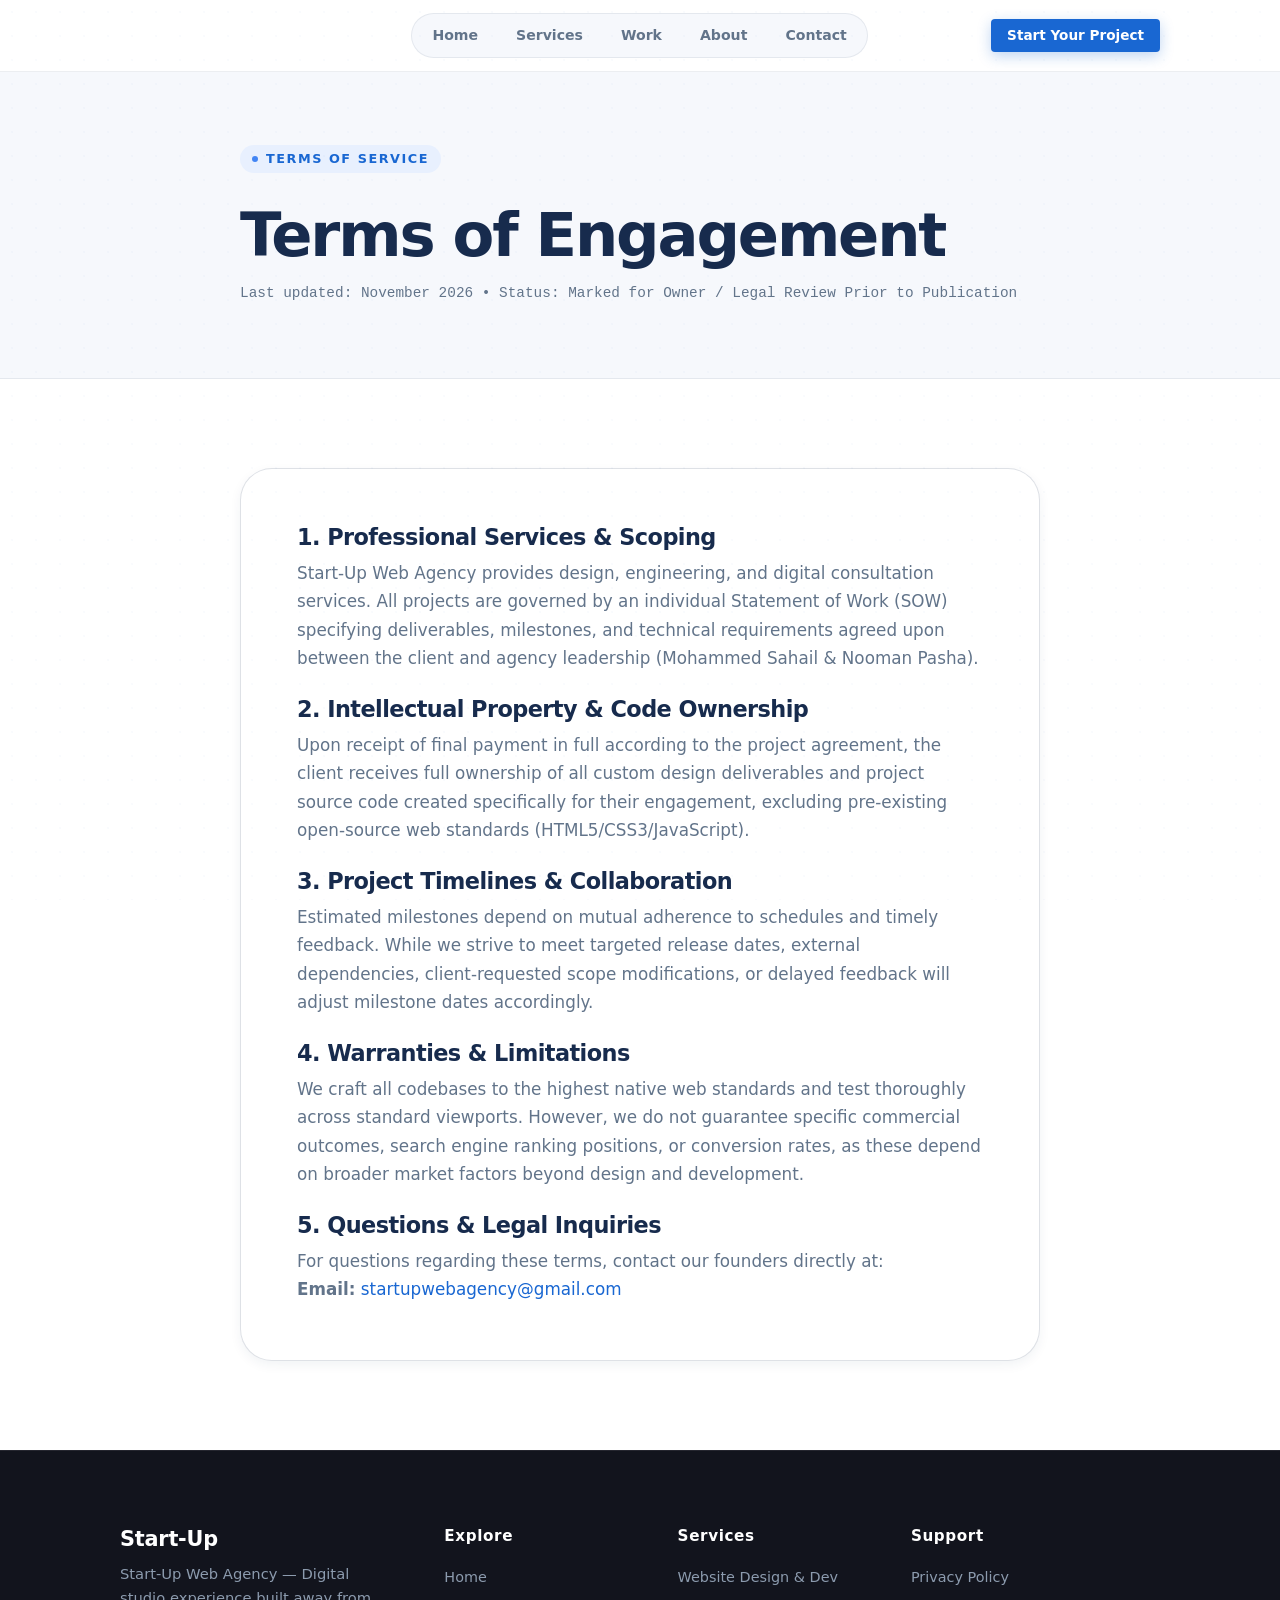
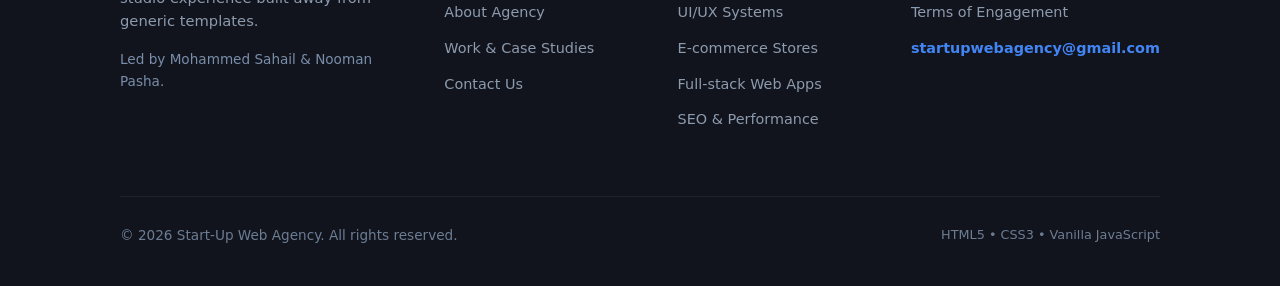
<file: start-up-web-agency-updated-logo/terms.html>
<!DOCTYPE html>
<html lang="en">
<head>
  <meta charset="UTF-8">
  <meta name="viewport" content="width=device-width, initial-scale=1.0">
  <title>Terms of Engagement — Start-Up Web Agency</title>
  <meta name="description" content="Terms of Engagement for Start-Up Web Agency client projects, intellectual property, timelines, and payment milestones.">
  <meta name="theme-color" content="#1967D2">
  <meta property="og:type" content="website">
  <meta property="og:title" content="Terms of Engagement — Start-Up Web Agency">
  <meta property="og:description" content="Terms of Engagement for Start-Up Web Agency client projects, intellectual property, timelines, and payment milestones.">
  <meta property="og:image" content="https://startupwebagency.com/assets/logos/logo-lockup.png">
  <meta name="twitter:card" content="summary_large_image">
  <meta name="twitter:image" content="https://startupwebagency.com/assets/logos/logo-lockup.png">
  <link rel="canonical" href="https://startupwebagency.com/terms.html">

  <link rel="icon" type="image/svg+xml" href="assets/icons/favicon.svg">

  <link rel="stylesheet" href="css/style.css">
  <link rel="stylesheet" href="css/components.css">
  <link rel="stylesheet" href="css/animations.css">
  <link rel="stylesheet" href="css/responsive.css">
</head>
<body>
  <a href="#main-content" class="skip-link">Skip to main content</a>

  <!-- Header -->
  <header class="site-header" role="banner">
    <div class="container header-container">
      <a href="index.html" class="brand-link" aria-label="Start-Up Web Agency Home">
        <div class="brand-icon-wrap">
          <img src="assets/logos/logo-symbol.svg" width="38" height="38" alt="" aria-hidden="true">
        </div>
        <div class="brand-name-group"><img src="assets/logos/logo-wordmark.svg" width="118" height="38" alt="Start-Up Web Agency"></div>
      </a>

      <nav class="nav-menu" aria-label="Primary Navigation">
        <a href="index.html" class="nav-link">Home</a>
        <a href="services.html" class="nav-link">Services</a>
        <a href="work.html" class="nav-link">Work</a>
        <a href="about.html" class="nav-link">About</a>
        <a href="contact.html" class="nav-link">Contact</a>
      </nav>

      <div class="header-actions">
        <a href="contact.html" class="btn btn-sm btn-primary">Start Your Project</a>
        <button type="button" class="mobile-nav-toggle" aria-label="Toggle navigation drawer" aria-expanded="false" aria-controls="mobile-nav-drawer">
          <span class="hamburger-line"></span>
          <span class="hamburger-line"></span>
          <span class="hamburger-line"></span>
        </button>
      </div>
    </div>
  </header>

  <!-- Mobile Drawer -->
  <div id="mobile-nav-drawer" class="mobile-drawer" aria-hidden="true" role="dialog" aria-modal="true" aria-label="Mobile Navigation">
    <div class="mobile-drawer-inner">
      <div class="mobile-links">
        <a href="index.html" class="mobile-nav-link"><span>Home</span></a>
        <a href="services.html" class="mobile-nav-link"><span>Services</span></a>
        <a href="work.html" class="mobile-nav-link"><span>Work</span></a>
        <a href="about.html" class="mobile-nav-link"><span>About</span></a>
        <a href="contact.html" class="mobile-nav-link"><span>Contact</span></a>
      </div>
      <div>
        <a href="contact.html" class="btn btn-primary" style="width: 100%;">Start Your Project</a>
      </div>
    </div>
  </div>

  <main id="main-content">
    <section style="padding: clamp(3rem, 6vw, 4.5rem) 0; background: var(--surface-alt); border-bottom: 1px solid var(--border-subtle);">
      <div class="container container-narrow reveal-on-scroll">
        <span class="eyebrow"><span class="eyebrow-dot"></span> Terms of Service</span>
        <h1 style="margin: 12px 0 10px;">Terms of Engagement</h1>
        <p style="font-size: 0.9rem; color: var(--color-muted-text); font-family: var(--font-mono);">
          Last updated: November 2026 • Status: Marked for Owner / Legal Review Prior to Publication
        </p>
      </div>
    </section>

    <section>
      <div class="container container-narrow reveal-on-scroll">
        <div style="background: var(--surface-card); border: 1px solid var(--border-medium); border-radius: var(--radius-xl); padding: clamp(2rem, 5vw, 3.5rem); box-shadow: var(--shadow-sm); display: flex; flex-direction: column; gap: 24px;">
          
          <div>
            <h2 style="font-size: 1.4rem; margin-bottom: 8px;">1. Professional Services & Scoping</h2>
            <p>
              Start-Up Web Agency provides design, engineering, and digital consultation services. All projects are governed by an individual Statement of Work (SOW) specifying deliverables, milestones, and technical requirements agreed upon between the client and agency leadership (Mohammed Sahail & Nooman Pasha).
            </p>
          </div>

          <div>
            <h2 style="font-size: 1.4rem; margin-bottom: 8px;">2. Intellectual Property & Code Ownership</h2>
            <p>
              Upon receipt of final payment in full according to the project agreement, the client receives full ownership of all custom design deliverables and project source code created specifically for their engagement, excluding pre-existing open-source web standards (HTML5/CSS3/JavaScript).
            </p>
          </div>

          <div>
            <h2 style="font-size: 1.4rem; margin-bottom: 8px;">3. Project Timelines & Collaboration</h2>
            <p>
              Estimated milestones depend on mutual adherence to schedules and timely feedback. While we strive to meet targeted release dates, external dependencies, client-requested scope modifications, or delayed feedback will adjust milestone dates accordingly.
            </p>
          </div>

          <div>
            <h2 style="font-size: 1.4rem; margin-bottom: 8px;">4. Warranties & Limitations</h2>
            <p>
              We craft all codebases to the highest native web standards and test thoroughly across standard viewports. However, we do not guarantee specific commercial outcomes, search engine ranking positions, or conversion rates, as these depend on broader market factors beyond design and development.
            </p>
          </div>

          <div>
            <h2 style="font-size: 1.4rem; margin-bottom: 8px;">5. Questions & Legal Inquiries</h2>
            <p>
              For questions regarding these terms, contact our founders directly at:
              <br>
              <strong>Email:</strong> <a href="mailto:startupwebagency@gmail.com">startupwebagency@gmail.com</a>
            </p>
          </div>

        </div>
      </div>
    </section>
  </main>

  <!-- Footer -->
  <footer class="site-footer" role="contentinfo">
    <div class="container">
      <div class="footer-grid">
        <div class="footer-brand">
          <h4>Start-Up</h4>
          <p>Start-Up Web Agency — Digital studio experience built away from generic templates.</p>
          <div style="margin-top: 16px; font-size: 0.85rem; color: #798EAA;">
            Led by Mohammed Sahail & Nooman Pasha.
          </div>
        </div>
        <div class="footer-col">
          <h5>Explore</h5>
          <ul class="footer-links">
            <li><a href="index.html">Home</a></li>
            <li><a href="about.html">About Agency</a></li>
            <li><a href="work.html">Work & Case Studies</a></li>
            <li><a href="contact.html">Contact Us</a></li>
          </ul>
        </div>
        <div class="footer-col">
          <h5>Services</h5>
          <ul class="footer-links">
            <li><a href="services.html#web-design">Website Design & Dev</a></li>
            <li><a href="services.html#ui-ux">UI/UX Systems</a></li>
            <li><a href="services.html#ecommerce">E-commerce Stores</a></li>
            <li><a href="services.html#web-apps">Full-stack Web Apps</a></li>
            <li><a href="services.html#seo-performance">SEO & Performance</a></li>
          </ul>
        </div>
        <div class="footer-col">
          <h5>Support</h5>
          <ul class="footer-links">
            <li><a href="privacy.html">Privacy Policy</a></li>
            <li><a href="terms.html">Terms of Engagement</a></li>
            <li><a href="mailto:startupwebagency@gmail.com" style="color: var(--color-bright-blue); font-weight: 600;">startupwebagency@gmail.com</a></li>
          </ul>
        </div>
      </div>
      <div class="footer-bottom">
        <div>&copy; <span id="current-year">2026</span> Start-Up Web Agency. All rights reserved.</div>
        <div style="color: #6C7D93; font-size: 0.8rem;">HTML5 • CSS3 • Vanilla JavaScript</div>
      </div>
    </div>
  </footer>

  <script src="js/main.js"></script>
  <script src="js/navigation.js"></script>
  <script src="js/animations.js"></script>
</body>
</html>
</file>
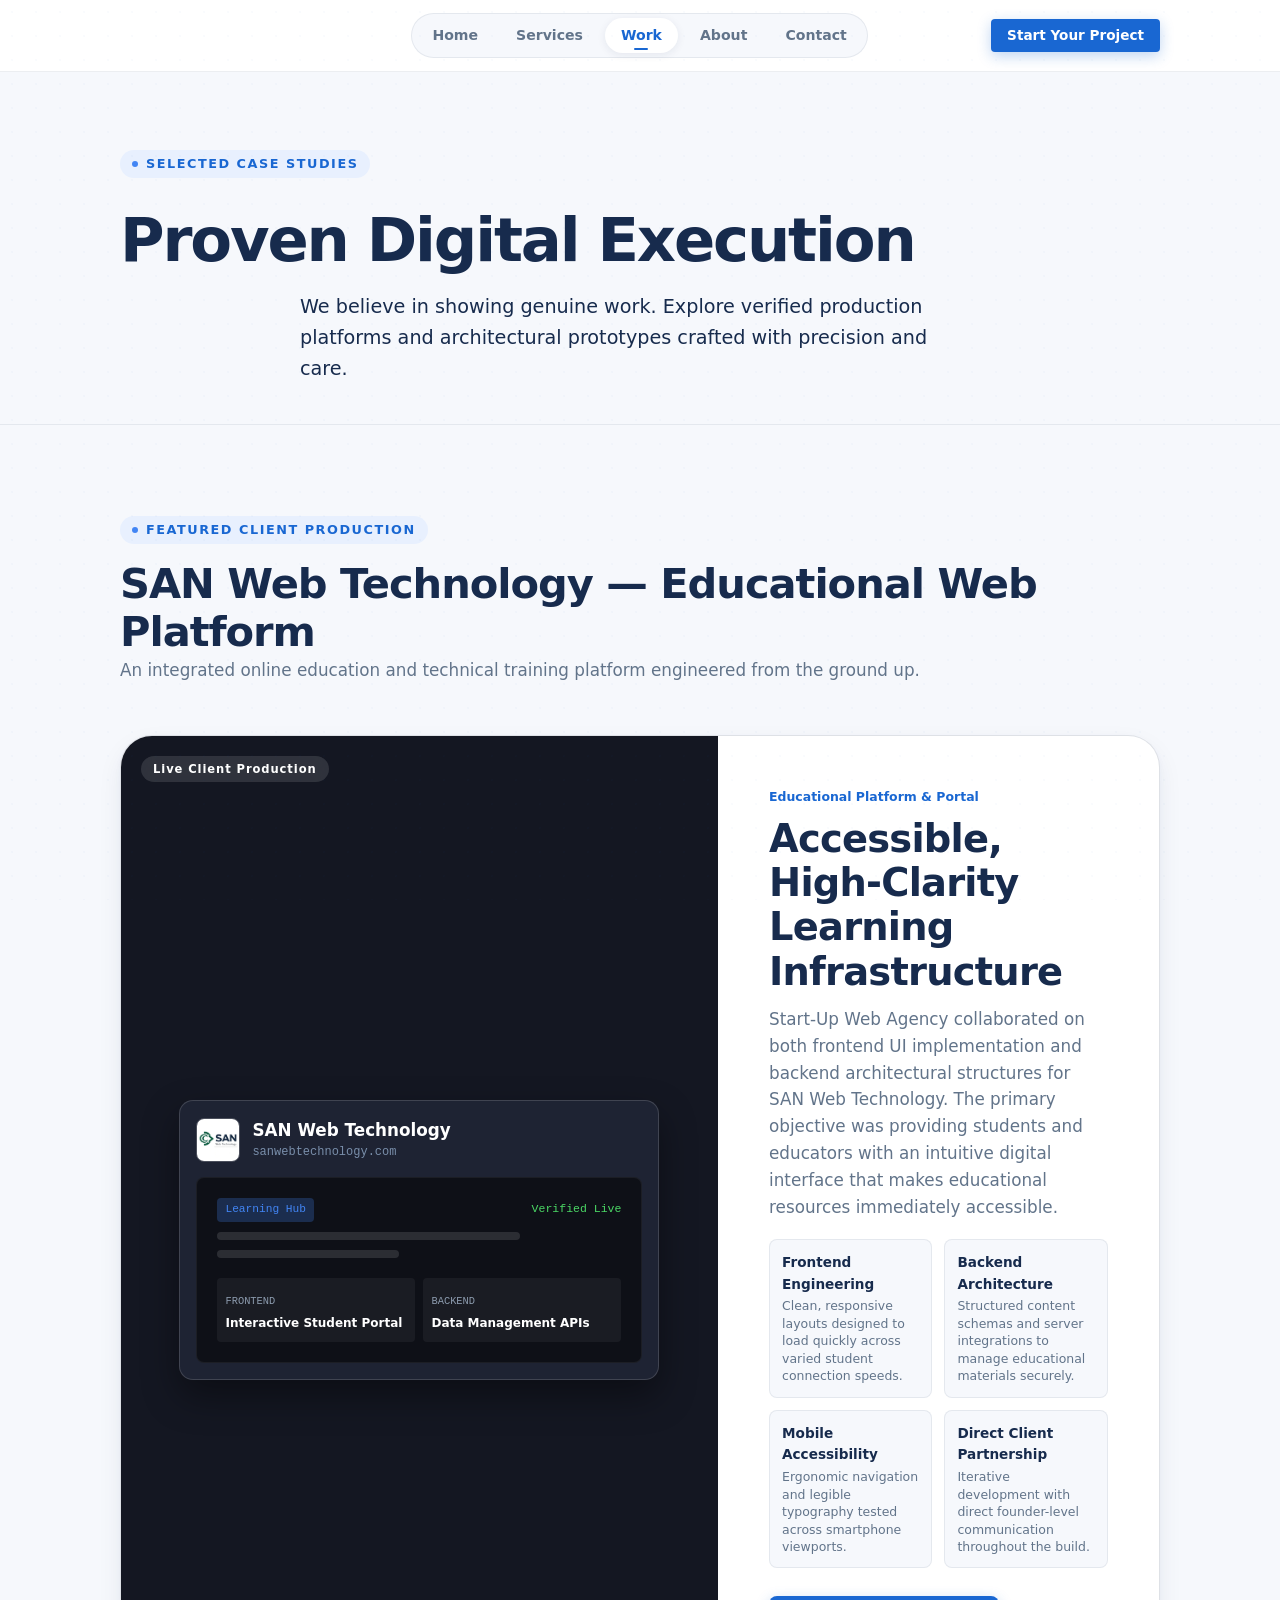
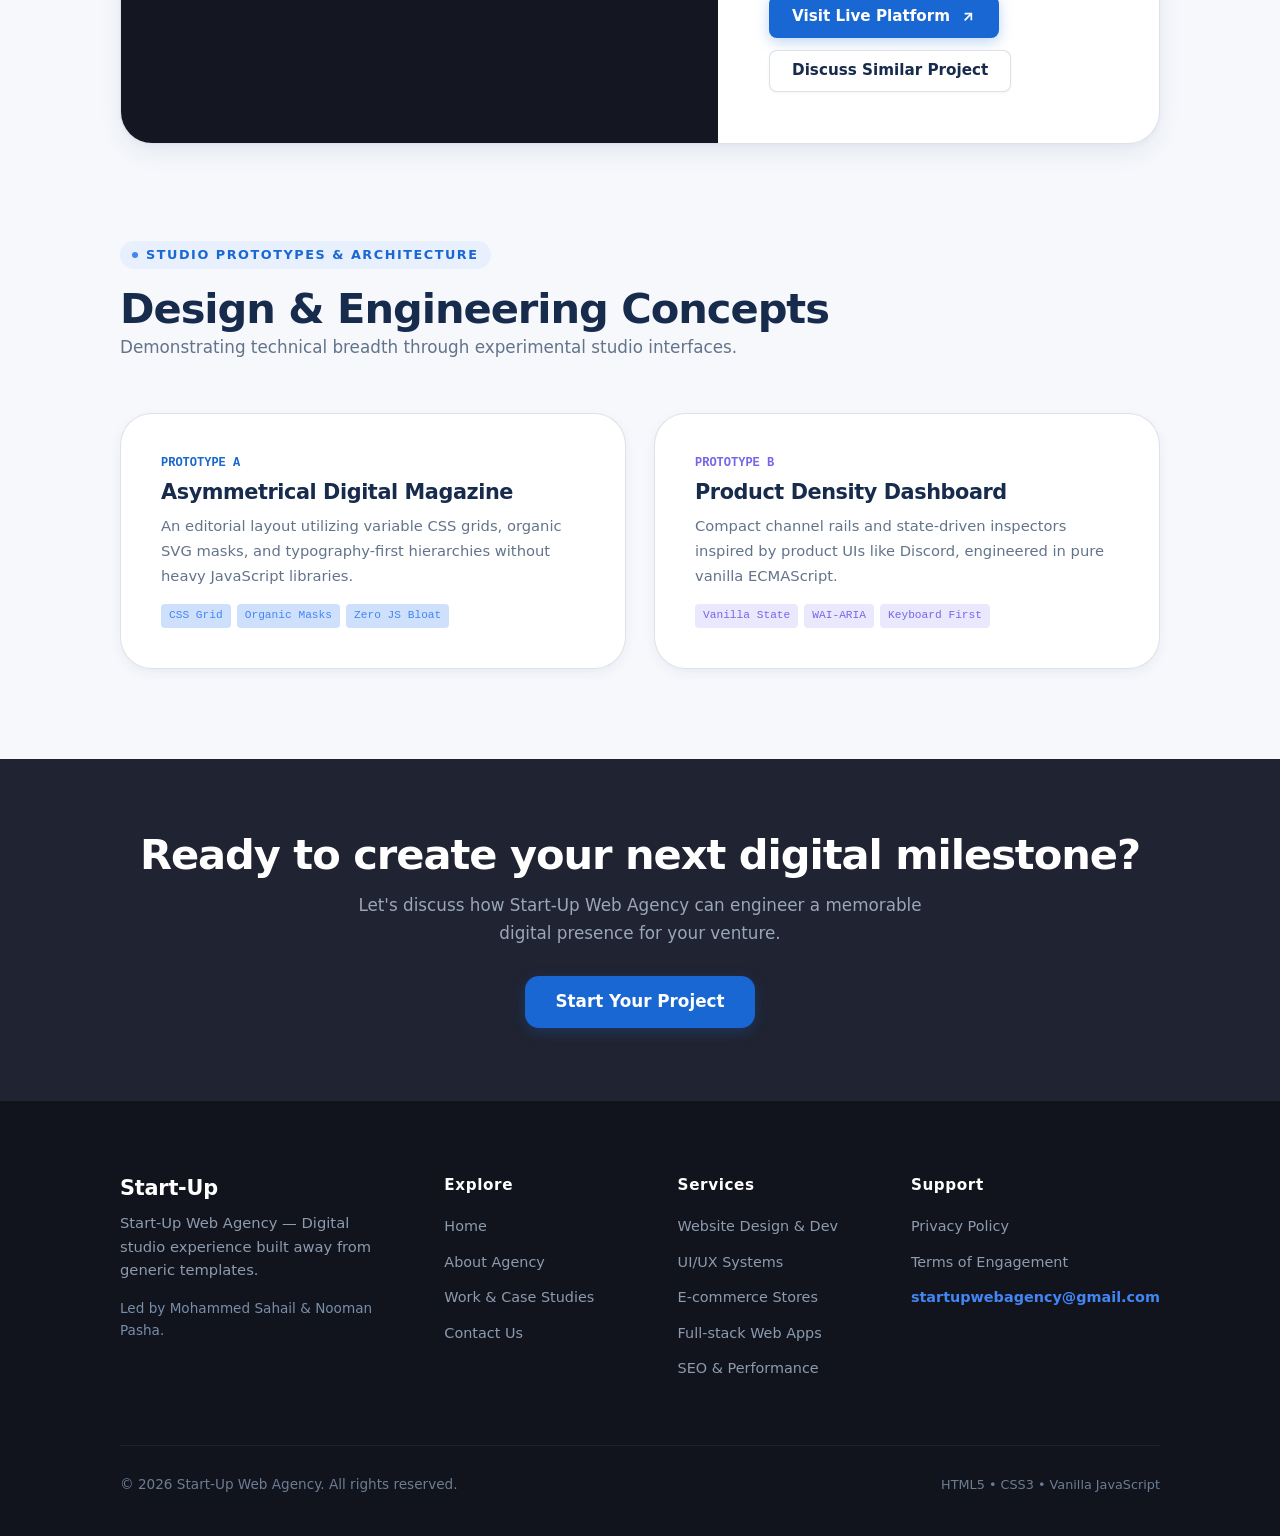
<file: start-up-web-agency-updated-logo/work.html>
<!DOCTYPE html>
<html lang="en">
<head>
  <meta charset="UTF-8">
  <meta name="viewport" content="width=device-width, initial-scale=1.0">
  <title>Work & Case Studies — Start-Up Web Agency</title>
  <meta name="description" content="Explore real case studies and digital studio work by Start-Up Web Agency, including SAN Web Technology educational platform and custom interactive systems.">
  <meta name="theme-color" content="#1967D2">
  <link rel="canonical" href="https://startupwebagency.com/work.html">

  <meta property="og:type" content="website">
  <meta property="og:title" content="Work & Case Studies — Start-Up Web Agency">
  <meta property="og:description" content="Authentic production case studies and interactive studio prototypes.">
  <meta property="og:image" content="https://startupwebagency.com/assets/logos/logo-lockup.png">

    <meta name="twitter:card" content="summary_large_image">
  <meta name="twitter:image" content="https://startupwebagency.com/assets/logos/logo-lockup.png">
<link rel="icon" type="image/svg+xml" href="assets/icons/favicon.svg">

  <link rel="stylesheet" href="css/style.css">
  <link rel="stylesheet" href="css/components.css">
  <link rel="stylesheet" href="css/animations.css">
  <link rel="stylesheet" href="css/responsive.css">
</head>
<body>
  <a href="#main-content" class="skip-link">Skip to main content</a>

  <!-- Header -->
  <header class="site-header" role="banner">
    <div class="container header-container">
      <a href="index.html" class="brand-link" aria-label="Start-Up Web Agency Home">
        <div class="brand-icon-wrap">
          <img src="assets/logos/logo-symbol.svg" width="38" height="38" alt="" aria-hidden="true">
        </div>
        <div class="brand-name-group"><img src="assets/logos/logo-wordmark.svg" width="118" height="38" alt="Start-Up Web Agency"></div>
      </a>

      <nav class="nav-menu" aria-label="Primary Navigation">
        <a href="index.html" class="nav-link">Home</a>
        <a href="services.html" class="nav-link">Services</a>
        <a href="work.html" class="nav-link is-active" aria-current="page">Work</a>
        <a href="about.html" class="nav-link">About</a>
        <a href="contact.html" class="nav-link">Contact</a>
      </nav>

      <div class="header-actions">
        <a href="contact.html" class="btn btn-sm btn-primary">Start Your Project</a>
        <button type="button" class="mobile-nav-toggle" aria-label="Toggle navigation drawer" aria-expanded="false" aria-controls="mobile-nav-drawer">
          <span class="hamburger-line"></span>
          <span class="hamburger-line"></span>
          <span class="hamburger-line"></span>
        </button>
      </div>
    </div>
  </header>

  <!-- Mobile Drawer -->
  <div id="mobile-nav-drawer" class="mobile-drawer" aria-hidden="true" role="dialog" aria-modal="true" aria-label="Mobile Navigation">
    <div class="mobile-drawer-inner">
      <div class="mobile-links">
        <a href="index.html" class="mobile-nav-link"><span>Home</span></a>
        <a href="services.html" class="mobile-nav-link"><span>Services</span></a>
        <a href="work.html" class="mobile-nav-link is-active" aria-current="page"><span>Work</span></a>
        <a href="about.html" class="mobile-nav-link"><span>About</span></a>
        <a href="contact.html" class="mobile-nav-link"><span>Contact</span></a>
      </div>
      <div>
        <a href="contact.html" class="btn btn-primary" style="width: 100%;">Start Your Project</a>
      </div>
    </div>
  </div>

  <main id="main-content">
    
    <!-- Hero Header -->
    <section style="padding-top: clamp(3rem, 6vw, 5rem); padding-bottom: var(--space-xl); background: var(--surface-alt); border-bottom: 1px solid var(--border-subtle);">
      <div class="container text-center reveal-on-scroll">
        <span class="eyebrow"><span class="eyebrow-dot"></span> Selected Case Studies</span>
        <h1 style="margin: 12px 0 16px;">Proven Digital Execution</h1>
        <p class="lead" style="max-width: 680px; margin: 0 auto;">
          We believe in showing genuine work. Explore verified production platforms and architectural prototypes crafted with precision and care.
        </p>
      </div>
    </section>

    <!-- Featured Case Study: SAN Web Technology -->
    <section class="case-study-section">
      <div class="container">
        <div class="section-head reveal-on-scroll">
          <span class="eyebrow"><span class="eyebrow-dot"></span> Featured Client Production</span>
          <h2>SAN Web Technology — Educational Web Platform</h2>
          <p>An integrated online education and technical training platform engineered from the ground up.</p>
        </div>

        <div class="case-study-hero-card reveal-on-scroll" style="margin-bottom: var(--space-3xl);">
          <div class="case-study-media">
            <span class="case-study-media-badge">Live Client Production</span>
            
            <div class="case-study-preview-frame">
              <div class="preview-brand-header">
                <img src="assets/projects/san-logo.jpg" alt="SAN Web Technology" class="preview-brand-logo" width="44" height="44">
                <div class="preview-title-box">
                  <span class="preview-site-name">SAN Web Technology</span>
                  <span class="preview-site-domain">sanwebtechnology.com</span>
                </div>
              </div>

              <div class="preview-live-screen">
                <div style="display: flex; justify-content: space-between; align-items: center;">
                  <span class="screen-wire-badge">Learning Hub</span>
                  <span style="font-size: 0.72rem; color: #4BD865; font-family: var(--font-mono);">Verified Live</span>
                </div>
                <div class="screen-wire-line med"></div>
                <div class="screen-wire-line short"></div>
                <div style="display: grid; grid-template-columns: 1fr 1fr; gap: 8px; margin-top: 10px;">
                  <div style="background: rgba(255, 255, 255, 0.05); padding: 8px; border-radius: 4px;">
                    <span style="font-size: 0.65rem; color: #8C9BAE; font-family: var(--font-mono);">FRONTEND</span>
                    <p style="font-size: 0.75rem; color: #FFFFFF; font-weight: 600; margin-top: 2px;">Interactive Student Portal</p>
                  </div>
                  <div style="background: rgba(255, 255, 255, 0.05); padding: 8px; border-radius: 4px;">
                    <span style="font-size: 0.65rem; color: #8C9BAE; font-family: var(--font-mono);">BACKEND</span>
                    <p style="font-size: 0.75rem; color: #FFFFFF; font-weight: 600; margin-top: 2px;">Data Management APIs</p>
                  </div>
                </div>
              </div>
            </div>
          </div>

          <div class="case-study-content">
            <span class="case-study-meta-pill">Educational Platform & Portal</span>
            <h3 class="case-study-title">Accessible, High-Clarity Learning Infrastructure</h3>
            <p class="case-study-lead">
              Start-Up Web Agency collaborated on both frontend UI implementation and backend architectural structures for SAN Web Technology. The primary objective was providing students and educators with an intuitive digital interface that makes educational resources immediately accessible.
            </p>

            <div class="case-study-features-grid">
              <div class="feature-box">
                <div class="feature-box-title">Frontend Engineering</div>
                <div class="feature-box-desc">Clean, responsive layouts designed to load quickly across varied student connection speeds.</div>
              </div>
              <div class="feature-box">
                <div class="feature-box-title">Backend Architecture</div>
                <div class="feature-box-desc">Structured content schemas and server integrations to manage educational materials securely.</div>
              </div>
              <div class="feature-box">
                <div class="feature-box-title">Mobile Accessibility</div>
                <div class="feature-box-desc">Ergonomic navigation and legible typography tested across smartphone viewports.</div>
              </div>
              <div class="feature-box">
                <div class="feature-box-title">Direct Client Partnership</div>
                <div class="feature-box-desc">Iterative development with direct founder-level communication throughout the build.</div>
              </div>
            </div>

            <div style="display: flex; gap: 12px; align-items: center; flex-wrap: wrap;">
              <a href="https://sanwebtechnology.com" target="_blank" rel="noopener noreferrer" class="btn btn-primary btn-arrow">
                <span>Visit Live Platform</span>
                <span class="btn-arrow"><svg width="16" height="16" viewBox="0 0 24 24" fill="none" stroke="currentColor" stroke-width="2.5"><line x1="7" y1="17" x2="17" y2="7"/><polyline points="7 7 17 7 17 17"/></svg></span>
              </a>
              <a href="contact.html" class="btn btn-secondary">Discuss Similar Project</a>
            </div>
          </div>
        </div>

        <!-- Studio Concept Systems -->
        <div class="section-head reveal-on-scroll">
          <span class="eyebrow"><span class="eyebrow-dot"></span> Studio Prototypes & Architecture</span>
          <h2>Design & Engineering Concepts</h2>
          <p>Demonstrating technical breadth through experimental studio interfaces.</p>
        </div>

        <div style="display: grid; grid-template-columns: repeat(auto-fit, minmax(320px, 1fr)); gap: var(--space-lg);">
          
          <div class="feature-box reveal-on-scroll stagger-1" style="background: var(--surface-card); padding: var(--space-xl); border-radius: var(--radius-xl); border: 1px solid var(--border-medium); box-shadow: var(--shadow-sm);">
            <div style="font-family: var(--font-mono); font-size: 0.75rem; color: var(--color-primary-blue); font-weight: 700; margin-bottom: 8px;">PROTOTYPE A</div>
            <h3 style="font-size: 1.3rem; margin-bottom: 8px;">Asymmetrical Digital Magazine</h3>
            <p style="font-size: 0.92rem; color: var(--color-muted-text); margin-bottom: 16px;">
              An editorial layout utilizing variable CSS grids, organic SVG masks, and typography-first hierarchies without heavy JavaScript libraries.
            </p>
            <div style="display: flex; gap: 6px; flex-wrap: wrap;">
              <span class="screen-wire-badge">CSS Grid</span>
              <span class="screen-wire-badge">Organic Masks</span>
              <span class="screen-wire-badge">Zero JS Bloat</span>
            </div>
          </div>

          <div class="feature-box reveal-on-scroll stagger-2" style="background: var(--surface-card); padding: var(--space-xl); border-radius: var(--radius-xl); border: 1px solid var(--border-medium); box-shadow: var(--shadow-sm);">
            <div style="font-family: var(--font-mono); font-size: 0.75rem; color: var(--color-violet-accent); font-weight: 700; margin-bottom: 8px;">PROTOTYPE B</div>
            <h3 style="font-size: 1.3rem; margin-bottom: 8px;">Product Density Dashboard</h3>
            <p style="font-size: 0.92rem; color: var(--color-muted-text); margin-bottom: 16px;">
              Compact channel rails and state-driven inspectors inspired by product UIs like Discord, engineered in pure vanilla ECMAScript.
            </p>
            <div style="display: flex; gap: 6px; flex-wrap: wrap;">
              <span class="screen-wire-badge" style="background: rgba(117, 102, 232, 0.15); color: var(--color-violet-accent);">Vanilla State</span>
              <span class="screen-wire-badge" style="background: rgba(117, 102, 232, 0.15); color: var(--color-violet-accent);">WAI-ARIA</span>
              <span class="screen-wire-badge" style="background: rgba(117, 102, 232, 0.15); color: var(--color-violet-accent);">Keyboard First</span>
            </div>
          </div>

        </div>

      </div>
    </section>

    <!-- CTA -->
    <section style="background: var(--surface-workspace); color: var(--color-white); text-align: center; padding: clamp(3rem, 6vw, 4.5rem) 0;">
      <div class="container reveal-on-scroll">
        <h2 style="color: var(--color-white); margin-bottom: 12px;">Ready to create your next digital milestone?</h2>
        <p style="color: #9AA7B8; max-width: 580px; margin: 0 auto var(--space-lg);">
          Let's discuss how Start-Up Web Agency can engineer a memorable digital presence for your venture.
        </p>
        <a href="contact.html" class="btn btn-lg btn-primary">Start Your Project</a>
      </div>
    </section>

  </main>

  <!-- Footer -->
  <footer class="site-footer" role="contentinfo">
    <div class="container">
      <div class="footer-grid">
        <div class="footer-brand">
          <h4>Start-Up</h4>
          <p>Start-Up Web Agency — Digital studio experience built away from generic templates.</p>
          <div style="margin-top: 16px; font-size: 0.85rem; color: #798EAA;">
            Led by Mohammed Sahail & Nooman Pasha.
          </div>
        </div>
        <div class="footer-col">
          <h5>Explore</h5>
          <ul class="footer-links">
            <li><a href="index.html">Home</a></li>
            <li><a href="about.html">About Agency</a></li>
            <li><a href="work.html">Work & Case Studies</a></li>
            <li><a href="contact.html">Contact Us</a></li>
          </ul>
        </div>
        <div class="footer-col">
          <h5>Services</h5>
          <ul class="footer-links">
            <li><a href="services.html#web-design">Website Design & Dev</a></li>
            <li><a href="services.html#ui-ux">UI/UX Systems</a></li>
            <li><a href="services.html#ecommerce">E-commerce Stores</a></li>
            <li><a href="services.html#web-apps">Full-stack Web Apps</a></li>
            <li><a href="services.html#seo-performance">SEO & Performance</a></li>
          </ul>
        </div>
        <div class="footer-col">
          <h5>Support</h5>
          <ul class="footer-links">
            <li><a href="privacy.html">Privacy Policy</a></li>
            <li><a href="terms.html">Terms of Engagement</a></li>
            <li><a href="mailto:startupwebagency@gmail.com" style="color: var(--color-bright-blue); font-weight: 600;">startupwebagency@gmail.com</a></li>
          </ul>
        </div>
      </div>
      <div class="footer-bottom">
        <div>&copy; <span id="current-year">2026</span> Start-Up Web Agency. All rights reserved.</div>
        <div style="color: #6C7D93; font-size: 0.8rem;">HTML5 • CSS3 • Vanilla JavaScript</div>
      </div>
    </div>
  </footer>

  <script src="js/main.js"></script>
  <script src="js/navigation.js"></script>
  <script src="js/animations.js"></script>
</body>
</html>
</file>
<file: start-up-web-agency-updated-logo/css/style.css>
/* ==========================================================================
   START-UP WEB AGENCY — V3 DESIGN SYSTEM & CORE FOUNDATION
   Technology Lock: Pure CSS3 (No preprocessors, zero frameworks)
   ========================================================================== */

:root {
  /* Brand Color Tokens (V3 Specification 06.2) */
  --color-primary-blue: #1967D2;
  --color-bright-blue:  #4285F4;
  --color-soft-blue:    #E8F0FE;
  --color-deep-ink:     #202331;
  --color-deep-navy:    #172B4D;
  --color-white:        #FFFFFF;
  --color-soft-neutral: #F6F8FC;
  --color-muted-text:   #62748A;
  --color-violet-accent:#7566E8;
  --color-warm-accent:  #F1A45B;

  /* UI Surface & Border Tokens */
  --surface-canvas:      var(--color-white);
  --surface-alt:         var(--color-soft-neutral);
  --surface-card:        var(--color-white);
  --surface-workspace:   var(--color-deep-ink);
  --surface-subtle:      #EDF2F9;
  --border-subtle:       rgba(23, 43, 77, 0.08);
  --border-medium:       rgba(23, 43, 77, 0.14);
  --border-focus:        var(--color-bright-blue);
  --border-workspace:    rgba(255, 255, 255, 0.1);
  --border-workspace-active: rgba(66, 133, 244, 0.5);

  /* Typography Stack */
  --font-sans: system-ui, -apple-system, BlinkMacSystemFont, 'Segoe UI', Roboto, Helvetica, Arial, sans-serif;
  --font-mono: ui-monospace, SFMono-Regular, Menlo, Monaco, Consolas, monospace;

  /* Organic Silhouette Tokens (V3 Specification 06.1) */
  --radius-xs: 4px;
  --radius-sm: 8px;
  --radius-md: 14px;
  --radius-lg: 22px;
  --radius-xl: 32px;
  --radius-pill: 9999px;
  --radius-organic-1: 38% 62% 63% 37% / 41% 44% 56% 59%;
  --radius-organic-2: 64% 36% 27% 73% / 55% 58% 42% 45%;
  --radius-cut-corner: 20px 4px 20px 20px;

  /* Shadows with Organic Color Cast */
  --shadow-xs: 0 1px 3px rgba(23, 43, 77, 0.06);
  --shadow-sm: 0 4px 12px rgba(23, 43, 77, 0.06);
  --shadow-md: 0 10px 28px -4px rgba(23, 43, 77, 0.09), 0 2px 8px rgba(25, 103, 210, 0.04);
  --shadow-lg: 0 20px 40px -8px rgba(23, 43, 77, 0.12), 0 6px 16px rgba(25, 103, 210, 0.06);
  --shadow-workspace: 0 24px 50px -10px rgba(10, 14, 25, 0.65), 0 0 0 1px rgba(255, 255, 255, 0.08);

  /* Spacing Scale */
  --space-2xs: 4px;
  --space-xs: 8px;
  --space-sm: 12px;
  --space-md: 18px;
  --space-lg: 28px;
  --space-xl: 40px;
  --space-2xl: 64px;
  --space-3xl: 96px;
  --space-4xl: 128px;

  /* Layout */
  --container-max: 1240px;
  --container-narrow: 880px;
  --header-height: 72px;

  /* Motion Timing & Easing System (V3 Specification 09.3) */
  --dur-micro: 140ms;
  --dur-ui: 240ms;
  --dur-panel: 340ms;
  --dur-reveal: 600ms;
  --dur-signature: 950ms;

  --ease-micro: cubic-bezier(0.16, 1, 0.3, 1);
  --ease-ui: cubic-bezier(0.2, 0.8, 0.2, 1);
  --ease-panel: cubic-bezier(0.22, 1, 0.36, 1);
  --ease-reveal: cubic-bezier(0.16, 1, 0.3, 1);
  --ease-signature: cubic-bezier(0.25, 1, 0.5, 1);
}

/* Base Reset & Box Sizing */
*, *::before, *::after {
  box-sizing: border-box;
  margin: 0;
  padding: 0;
}

html {
  font-size: 16px;
  line-height: 1.6;
  scroll-behavior: smooth;
  -webkit-font-smoothing: antialiased;
  -moz-osx-font-smoothing: grayscale;
  background-color: var(--surface-canvas);
  color: var(--color-deep-navy);
}

body {
  font-family: var(--font-sans);
  font-size: 1rem;
  line-height: 1.6;
  color: var(--color-deep-navy);
  background-color: var(--surface-canvas);
  min-height: 100vh;
  display: flex;
  flex-direction: column;
  overflow-x: hidden;
  position: relative;
}

/* Subtle Organic Noise Canvas Overlay (non-blocking) */
body::before {
  content: '';
  position: fixed;
  inset: 0;
  background-image: radial-gradient(rgba(25, 103, 210, 0.03) 1px, transparent 1px);
  background-size: 24px 24px;
  pointer-events: none;
  z-index: 9999;
  opacity: 0.7;
}

/* Accessible Skip Link */
.skip-link {
  position: absolute;
  top: -100px;
  left: 1rem;
  background: var(--color-deep-ink);
  color: var(--color-white);
  padding: 0.6rem 1.2rem;
  border-radius: var(--radius-sm);
  font-weight: 600;
  z-index: 10000;
  text-decoration: none;
  transition: top var(--dur-ui) var(--ease-ui);
}
.skip-link:focus {
  top: 1rem;
  outline: 3px solid var(--color-bright-blue);
}

/* Typography Hierarchy */
h1, h2, h3, h4, h5, h6 {
  color: var(--color-deep-navy);
  font-weight: 800;
  line-height: 1.15;
  letter-spacing: -0.025em;
}

h1 {
  font-size: clamp(2.4rem, 5vw, 3.8rem);
  letter-spacing: -0.035em;
}

h2 {
  font-size: clamp(1.8rem, 3.5vw, 2.6rem);
}

h3 {
  font-size: clamp(1.3rem, 2.2vw, 1.7rem);
  letter-spacing: -0.02em;
}

h4 {
  font-size: 1.15rem;
  letter-spacing: -0.01em;
}

p {
  color: var(--color-muted-text);
  font-size: 1.05rem;
  line-height: 1.7;
}

p.lead {
  font-size: clamp(1.1rem, 1.5vw, 1.25rem);
  color: var(--color-deep-navy);
  font-weight: 450;
  line-height: 1.6;
}

a {
  color: var(--color-primary-blue);
  text-decoration: none;
  transition: color var(--dur-micro) var(--ease-micro);
}
a:hover {
  color: var(--color-bright-blue);
}

a:focus-visible,
button:focus-visible,
input:focus-visible,
textarea:focus-visible,
select:focus-visible {
  outline: 2px solid var(--color-bright-blue);
  outline-offset: 3px;
}

img, svg {
  display: block;
  max-width: 100%;
}

/* Utility Containers */
.container {
  width: 100%;
  max-width: var(--container-max);
  margin-left: auto;
  margin-right: auto;
  padding-left: clamp(1rem, 4vw, 2.5rem);
  padding-right: clamp(1rem, 4vw, 2.5rem);
}

.container-narrow {
  max-width: var(--container-narrow);
}

/* Section Spacing & Structure */
section {
  position: relative;
  padding-top: clamp(3.5rem, 7vw, 6.5rem);
  padding-bottom: clamp(3.5rem, 7vw, 6.5rem);
}

.section-head {
  margin-bottom: clamp(2rem, 4vw, 3.5rem);
}

.section-head.text-center {
  text-align: center;
  max-width: 720px;
  margin-left: auto;
  margin-right: auto;
}

.eyebrow {
  display: inline-flex;
  align-items: center;
  gap: 8px;
  font-size: 0.8rem;
  font-weight: 700;
  text-transform: uppercase;
  letter-spacing: 0.12em;
  color: var(--color-primary-blue);
  background-color: var(--color-soft-blue);
  padding: 4px 12px;
  border-radius: var(--radius-pill);
  margin-bottom: 1rem;
}

.eyebrow.eyebrow-dark {
  background-color: rgba(66, 133, 244, 0.15);
  color: #93B8F8;
  border: 1px solid rgba(66, 133, 244, 0.3);
}

.eyebrow-dot {
  width: 6px;
  height: 6px;
  border-radius: 50%;
  background-color: var(--color-bright-blue);
  display: inline-block;
}

/* Organic Motif Decorative SVGs */
.organic-contour-wrap {
  position: absolute;
  pointer-events: none;
  z-index: 0;
  opacity: 0.55;
}

.organic-shape-stamp {
  width: 44px;
  height: 44px;
  border-radius: var(--radius-organic-1);
  background: var(--color-soft-blue);
  display: inline-flex;
  align-items: center;
  justify-content: center;
  color: var(--color-primary-blue);
}
</file>
<file: start-up-web-agency-updated-logo/css/components.css>
/* ==========================================================================
   START-UP WEB AGENCY — V3 COMPONENT SYSTEM
   Pure CSS3 — Hand-crafted Discord-inspired UI & Organic Art Direction
   ========================================================================== */

/* --------------------------------------------------------------------------
   01. HEADER & NAVIGATION BAR
   -------------------------------------------------------------------------- */
.site-header {
  position: sticky;
  top: 0;
  width: 100%;
  height: var(--header-height);
  background-color: rgba(255, 255, 255, 0.92);
  backdrop-filter: blur(12px);
  -webkit-backdrop-filter: blur(12px);
  border-bottom: 1px solid var(--border-subtle);
  z-index: 1000;
  transition: height var(--dur-ui) var(--ease-ui),
              box-shadow var(--dur-ui) var(--ease-ui),
              background-color var(--dur-ui) var(--ease-ui);
}

.site-header.is-scrolled {
  height: 64px;
  background-color: rgba(255, 255, 255, 0.98);
  box-shadow: 0 4px 20px -2px rgba(23, 43, 77, 0.08);
  border-bottom-color: var(--border-medium);
}

.header-container {
  height: 100%;
  display: flex;
  align-items: center;
  justify-content: space-between;
  gap: var(--space-md);
}

/* Brand Lockup */
.brand-link {
  display: inline-flex;
  align-items: center;
  gap: 12px;
  text-decoration: none;
  color: var(--color-deep-navy);
  font-weight: 800;
  font-size: 1.25rem;
  letter-spacing: -0.03em;
  transition: transform var(--dur-micro) var(--ease-micro);
}
.brand-link:hover {
  transform: translateY(-1px);
}
.brand-icon-wrap {
  width: 38px;
  height: 38px;
  flex-shrink: 0;
  display: flex;
  align-items: center;
  justify-content: center;
}
.brand-icon-wrap svg,
.brand-icon-wrap img {
  width: 100%;
  height: 100%;
}
.brand-name-group {
  flex: 0 0 auto;
  display: flex;
  flex-direction: column;
  line-height: 1.1;
}
.brand-name-group img {
  display: block;
  width: 118px;
  height: 38px;
  object-fit: contain;
}
.brand-title {
  font-size: 1.15rem;
  font-weight: 800;
  color: var(--color-deep-navy);
  letter-spacing: -0.02em;
}
.brand-title .accent-dot {
  color: var(--color-warm-accent);
}
.brand-subtitle {
  font-size: 0.68rem;
  font-weight: 700;
  text-transform: none;
  letter-spacing: 0.14em;
  color: var(--color-primary-blue);
}

/* Nav Menu with Animated Indicator */
.nav-menu {
  display: flex;
  align-items: center;
  gap: 6px;
  background-color: var(--color-soft-neutral);
  padding: 4px;
  border-radius: var(--radius-pill);
  border: 1px solid var(--border-subtle);
  position: relative;
}

.nav-link {
  padding: 6px 16px;
  font-size: 0.88rem;
  font-weight: 600;
  color: var(--color-muted-text);
  border-radius: var(--radius-pill);
  transition: color var(--dur-ui) var(--ease-ui),
              background-color var(--dur-ui) var(--ease-ui),
              transform var(--dur-micro) var(--ease-micro);
  position: relative;
  text-decoration: none;
}
.nav-link:hover {
  color: var(--color-deep-navy);
  background-color: rgba(23, 43, 77, 0.04);
}
.nav-link.is-active {
  color: var(--color-primary-blue);
  background-color: var(--color-white);
  box-shadow: 0 2px 8px rgba(23, 43, 77, 0.08);
}
.nav-link.is-active::after {
  content: '';
  position: absolute;
  bottom: 3px;
  left: 50%;
  transform: translateX(-50%);
  width: 14px;
  height: 2px;
  background-color: var(--color-primary-blue);
  border-radius: 2px;
}

/* Header Action & Mobile Hamburger */
.header-actions {
  display: flex;
  align-items: center;
  gap: 12px;
}

.mobile-nav-toggle {
  display: none;
  background: var(--color-soft-neutral);
  border: 1px solid var(--border-subtle);
  border-radius: var(--radius-sm);
  padding: 9px;
  cursor: pointer;
  width: 42px;
  height: 42px;
  flex-direction: column;
  justify-content: center;
  align-items: center;
  gap: 5px;
  transition: background-color var(--dur-micro) var(--ease-micro);
}
.mobile-nav-toggle:hover {
  background-color: var(--color-soft-blue);
}
.hamburger-line {
  display: block;
  width: 20px;
  height: 2px;
  background-color: var(--color-deep-navy);
  border-radius: 2px;
  transition: transform var(--dur-ui) var(--ease-ui), opacity var(--dur-ui) var(--ease-ui);
}
.mobile-nav-toggle[aria-expanded="true"] .hamburger-line:nth-child(1) {
  transform: translateY(7px) rotate(45deg);
}
.mobile-nav-toggle[aria-expanded="true"] .hamburger-line:nth-child(2) {
  opacity: 0;
}
.mobile-nav-toggle[aria-expanded="true"] .hamburger-line:nth-child(3) {
  transform: translateY(-7px) rotate(-45deg);
}

/* Mobile Drawer */
.mobile-drawer {
  position: fixed;
  top: var(--header-height);
  left: 0;
  right: 0;
  bottom: 0;
  background-color: rgba(32, 35, 49, 0.6);
  backdrop-filter: blur(8px);
  -webkit-backdrop-filter: blur(8px);
  z-index: 999;
  opacity: 0;
  visibility: hidden;
  transition: opacity var(--dur-ui) var(--ease-ui), visibility var(--dur-ui) var(--ease-ui);
}
.mobile-drawer.is-open {
  opacity: 1;
  visibility: visible;
}
.mobile-drawer-inner {
  background-color: var(--color-white);
  padding: var(--space-lg);
  border-bottom: 2px solid var(--color-primary-blue);
  box-shadow: var(--shadow-lg);
  transform: translateY(-20px);
  transition: transform var(--dur-panel) var(--ease-panel);
}
.mobile-drawer.is-open .mobile-drawer-inner {
  transform: translateY(0);
}
.mobile-links {
  display: flex;
  flex-direction: column;
  gap: 8px;
  margin-bottom: var(--space-lg);
}
.mobile-nav-link {
  display: flex;
  align-items: center;
  justify-content: space-between;
  padding: 12px 16px;
  font-size: 1.05rem;
  font-weight: 700;
  color: var(--color-deep-navy);
  border-radius: var(--radius-sm);
  background-color: var(--color-soft-neutral);
  transition: background-color var(--dur-micro) var(--ease-micro), color var(--dur-micro) var(--ease-micro);
}
.mobile-nav-link:hover, .mobile-nav-link.is-active {
  background-color: var(--color-soft-blue);
  color: var(--color-primary-blue);
}

/* --------------------------------------------------------------------------
   02. BUTTONS & CONTROLS (V3 Specification 10.2)
   -------------------------------------------------------------------------- */
.btn {
  display: inline-flex;
  align-items: center;
  justify-content: center;
  gap: 10px;
  padding: 10px 22px;
  font-family: var(--font-sans);
  font-size: 0.95rem;
  font-weight: 700;
  border-radius: var(--radius-sm);
  border: 1px solid transparent;
  cursor: pointer;
  text-decoration: none;
  transition: all var(--dur-micro) var(--ease-micro);
  line-height: 1.3;
  position: relative;
  overflow: hidden;
}

.btn:active {
  transform: scale(0.98) translateY(1px);
}

.btn-primary {
  background-color: var(--color-primary-blue);
  color: var(--color-white);
  box-shadow: 0 4px 14px rgba(25, 103, 210, 0.28);
}
.btn-primary:hover {
  background-color: var(--color-bright-blue);
  color: var(--color-white);
  box-shadow: 0 6px 20px rgba(66, 133, 244, 0.35);
  transform: translateY(-1px);
}

.btn-secondary {
  background-color: var(--color-white);
  color: var(--color-deep-navy);
  border-color: var(--border-medium);
  box-shadow: var(--shadow-xs);
}
.btn-secondary:hover {
  background-color: var(--color-soft-neutral);
  border-color: var(--color-primary-blue);
  color: var(--color-primary-blue);
}

.btn-workspace {
  background-color: var(--color-primary-blue);
  color: var(--color-white);
  border: 1px solid rgba(255, 255, 255, 0.15);
}
.btn-workspace:hover {
  background-color: var(--color-bright-blue);
  color: var(--color-white);
}

.btn-quiet {
  background: transparent;
  color: var(--color-muted-text);
  padding: 8px 14px;
}
.btn-quiet:hover {
  color: var(--color-deep-navy);
  background-color: rgba(23, 43, 77, 0.05);
}

.btn-sm {
  padding: 7px 15px;
  font-size: 0.85rem;
  border-radius: var(--radius-xs);
}

.btn-lg {
  padding: 14px 30px;
  font-size: 1.05rem;
  border-radius: var(--radius-md);
}

.btn-arrow svg {
  transition: transform var(--dur-micro) var(--ease-micro);
}
.btn:hover .btn-arrow svg {
  transform: translateX(4px);
}

/* --------------------------------------------------------------------------
   03. SIGNATURE HERO EXPERIENCE (V3 Section 08)
   -------------------------------------------------------------------------- */
.hero-section {
  padding-top: clamp(2.5rem, 6vw, 4.5rem);
  padding-bottom: clamp(4rem, 8vw, 7rem);
  background: radial-gradient(circle at 10% 20%, rgba(232, 240, 254, 0.6) 0%, transparent 50%),
              radial-gradient(circle at 90% 80%, rgba(241, 164, 91, 0.08) 0%, transparent 45%);
  position: relative;
  overflow: hidden;
}

.hero-grid {
  display: grid;
  grid-template-columns: 1.05fr 1.15fr;
  gap: clamp(2rem, 5vw, 4.5rem);
  align-items: center;
}

/* Typographic Composition */
.hero-copy {
  position: relative;
  z-index: 2;
}

.hero-tagline-badge {
  display: inline-flex;
  align-items: center;
  gap: 10px;
  padding: 6px 14px;
  border-radius: var(--radius-pill);
  background-color: var(--color-white);
  border: 1px solid rgba(25, 103, 210, 0.2);
  box-shadow: var(--shadow-sm);
  font-size: 0.84rem;
  font-weight: 700;
  color: var(--color-primary-blue);
  margin-bottom: var(--space-md);
}
.hero-tagline-badge svg {
  width: 16px;
  height: 16px;
  color: var(--color-warm-accent);
}

.hero-title {
  font-size: clamp(2.6rem, 5.2vw, 4.2rem);
  font-weight: 900;
  line-height: 1.08;
  letter-spacing: -0.04em;
  margin-bottom: var(--space-md);
}
.hero-title-break {
  display: block;
}
.hero-title-highlight {
  color: var(--color-primary-blue);
  position: relative;
  display: inline-block;
}
.hero-title-highlight::after {
  content: '';
  position: absolute;
  left: 0;
  bottom: 6px;
  width: 100%;
  height: 8px;
  background: rgba(241, 164, 91, 0.35);
  border-radius: 4px;
  z-index: -1;
}

.hero-description {
  font-size: clamp(1.05rem, 1.4vw, 1.2rem);
  line-height: 1.65;
  color: var(--color-muted-text);
  margin-bottom: var(--space-lg);
  max-width: 540px;
}

.hero-actions {
  display: flex;
  flex-wrap: wrap;
  align-items: center;
  gap: var(--space-sm);
  margin-bottom: var(--space-xl);
}

/* Trust statement strip in hero */
.hero-trust-strip {
  display: flex;
  align-items: center;
  gap: 16px;
  padding-top: var(--space-md);
  border-top: 1px solid var(--border-subtle);
}
.trust-metric {
  display: flex;
  align-items: baseline;
  gap: 4px;
  font-weight: 800;
  font-size: 1.3rem;
  color: var(--color-deep-navy);
}
.trust-metric-plus {
  color: var(--color-warm-accent);
  font-size: 1.1rem;
}
.trust-caption {
  font-size: 0.85rem;
  font-weight: 600;
  color: var(--color-muted-text);
  line-height: 1.3;
}

/* --------------------------------------------------------------------------
   04. HERO INTERACTIVE STUDIO VISUAL (Section 08.3)
   Floating studio canvas with organic contour & live stage tabs
   -------------------------------------------------------------------------- */
.hero-visual-wrapper {
  position: relative;
}

/* Organic background backdrop */
.hero-organic-backdrop {
  position: absolute;
  inset: -24px -18px;
  border-radius: 44% 56% 40% 60% / 54% 42% 58% 46%;
  background: linear-gradient(135deg, rgba(232, 240, 254, 0.9) 0%, rgba(220, 230, 255, 0.5) 100%);
  border: 1px solid rgba(25, 103, 210, 0.15);
  transform: rotate(-1.5deg);
  z-index: 0;
  transition: transform var(--dur-panel) var(--ease-panel);
}

.hero-visual-canvas {
  position: relative;
  z-index: 1;
  background: var(--color-deep-ink);
  border-radius: var(--radius-lg);
  box-shadow: var(--shadow-workspace);
  border: 1px solid rgba(255, 255, 255, 0.12);
  overflow: hidden;
  display: flex;
  flex-direction: column;
}

/* Chrome Window Bar */
.studio-window-bar {
  display: flex;
  align-items: center;
  justify-content: space-between;
  padding: 10px 16px;
  background: rgba(15, 18, 26, 0.7);
  border-bottom: 1px solid rgba(255, 255, 255, 0.08);
}
.window-dots {
  display: flex;
  gap: 6px;
}
.window-dot {
  width: 10px;
  height: 10px;
  border-radius: 50%;
}
.window-dot-red { background-color: #FF5F56; }
.window-dot-yellow { background-color: #FFBD2E; }
.window-dot-green { background-color: #27C93F; }

.window-title {
  font-family: var(--font-mono);
  font-size: 0.75rem;
  color: #8C9BAE;
  letter-spacing: 0.04em;
  display: flex;
  align-items: center;
  gap: 6px;
}
.window-status-pill {
  padding: 2px 8px;
  border-radius: var(--radius-pill);
  background: rgba(66, 133, 244, 0.2);
  color: var(--color-bright-blue);
  font-size: 0.65rem;
  font-weight: 700;
  text-transform: none;
}

/* Studio Workspace Layout */
.studio-stage-body {
  display: grid;
  grid-template-columns: 72px 1fr;
  min-height: 380px;
}

/* Mini Left Brand Rail (Discord-inspired) */
.studio-rail {
  background: rgba(15, 18, 26, 0.85);
  border-right: 1px solid rgba(255, 255, 255, 0.06);
  padding: 14px 8px;
  display: flex;
  flex-direction: column;
  align-items: center;
  gap: 12px;
}
.rail-btn {
  width: 44px;
  height: 44px;
  border-radius: var(--radius-md);
  background: rgba(255, 255, 255, 0.05);
  border: 1px solid rgba(255, 255, 255, 0.08);
  color: #9AA7B8;
  display: flex;
  flex-direction: column;
  align-items: center;
  justify-content: center;
  gap: 2px;
  cursor: pointer;
  transition: all var(--dur-micro) var(--ease-micro);
  font-size: 0.6rem;
  font-weight: 700;
  position: relative;
}
.rail-btn svg {
  width: 18px;
  height: 18px;
}
.rail-btn:hover {
  background: rgba(66, 133, 244, 0.18);
  color: var(--color-white);
  border-color: var(--color-bright-blue);
  border-radius: 12px;
}
.rail-btn.is-active {
  background: var(--color-primary-blue);
  color: var(--color-white);
  border-color: var(--color-bright-blue);
  border-radius: 12px;
}
.rail-btn.is-active::before {
  content: '';
  position: absolute;
  left: -8px;
  top: 50%;
  transform: translateY(-50%);
  width: 4px;
  height: 24px;
  background: var(--color-bright-blue);
  border-radius: 0 4px 4px 0;
}

/* Studio Central Workspace */
.studio-main-panel {
  padding: var(--space-md);
  display: flex;
  flex-direction: column;
  background: radial-gradient(circle at top right, rgba(66, 133, 244, 0.08), transparent 70%);
}

/* Studio Stage Tab Bar */
.studio-tab-bar {
  display: flex;
  align-items: center;
  justify-content: space-between;
  gap: 8px;
  border-bottom: 1px solid rgba(255, 255, 255, 0.08);
  padding-bottom: 12px;
  margin-bottom: var(--space-md);
}
.stage-tab-group {
  display: flex;
  gap: 6px;
}
.stage-tab-btn {
  background: transparent;
  border: 1px solid transparent;
  color: #8C9BAE;
  padding: 6px 14px;
  border-radius: var(--radius-sm);
  font-size: 0.82rem;
  font-weight: 700;
  cursor: pointer;
  transition: all var(--dur-micro) var(--ease-micro);
  display: inline-flex;
  align-items: center;
  gap: 6px;
}
.stage-tab-btn:hover {
  color: var(--color-white);
  background: rgba(255, 255, 255, 0.05);
}
.stage-tab-btn.is-active {
  color: var(--color-white);
  background: rgba(66, 133, 244, 0.22);
  border-color: rgba(66, 133, 244, 0.4);
}
.stage-tab-btn.is-active .tab-badge {
  background: var(--color-bright-blue);
  color: var(--color-white);
}
.tab-badge {
  width: 6px;
  height: 6px;
  border-radius: 50%;
  background: #62748A;
}

/* Stage Content Panels */
.stage-panel {
  display: none;
  flex-direction: column;
  gap: var(--space-sm);
  animation: panelFadeIn var(--dur-panel) var(--ease-panel);
}
.stage-panel.is-active {
  display: flex;
}

.stage-card-grid {
  display: grid;
  grid-template-columns: 1.2fr 0.8fr;
  gap: var(--space-sm);
}

.stage-editor-card {
  background: rgba(15, 18, 26, 0.85);
  border: 1px solid rgba(255, 255, 255, 0.08);
  border-radius: var(--radius-md);
  padding: var(--space-md);
  display: flex;
  flex-direction: column;
  gap: 10px;
}
.editor-card-header {
  display: flex;
  align-items: center;
  justify-content: space-between;
  border-bottom: 1px solid rgba(255, 255, 255, 0.06);
  padding-bottom: 8px;
}
.card-label {
  font-family: var(--font-mono);
  font-size: 0.72rem;
  color: #798EAA;
  text-transform: none;
  letter-spacing: 0.08em;
}
.card-tag {
  font-size: 0.7rem;
  font-weight: 700;
  color: var(--color-warm-accent);
}

.stage-title {
  color: var(--color-white);
  font-size: 1.15rem;
  font-weight: 800;
}
.stage-desc {
  color: #9AA7B8;
  font-size: 0.86rem;
  line-height: 1.5;
}

.stage-specs-list {
  list-style: none;
  display: flex;
  flex-direction: column;
  gap: 6px;
  margin-top: 4px;
}
.stage-spec-item {
  display: flex;
  align-items: center;
  gap: 8px;
  font-size: 0.8rem;
  color: #C0CDE0;
}
.stage-spec-item svg {
  color: #27C93F;
  width: 14px;
  height: 14px;
  flex-shrink: 0;
}

/* Stage Visual / Telemetry Side Card */
.stage-side-card {
  background: rgba(15, 18, 26, 0.6);
  border: 1px solid rgba(255, 255, 255, 0.06);
  border-radius: var(--radius-md);
  padding: var(--space-md);
  display: flex;
  flex-direction: column;
  justify-content: space-between;
}
.metric-row {
  display: flex;
  flex-direction: column;
  gap: 2px;
}
.metric-label {
  font-size: 0.72rem;
  color: #798EAA;
  text-transform: none;
}
.metric-val {
  font-size: 1.15rem;
  font-weight: 800;
  color: var(--color-bright-blue);
  font-family: var(--font-mono);
}

.stage-status-bar {
  display: flex;
  align-items: center;
  justify-content: space-between;
  margin-top: auto;
  padding-top: 10px;
  border-top: 1px solid rgba(255, 255, 255, 0.06);
  font-size: 0.74rem;
  color: #798EAA;
}
.live-indicator {
  display: inline-flex;
  align-items: center;
  gap: 6px;
  color: #4BD865;
  font-weight: 700;
}
.live-pulse {
  width: 6px;
  height: 6px;
  border-radius: 50%;
  background-color: #4BD865;
  box-shadow: 0 0 8px #4BD865;
}

/* --------------------------------------------------------------------------
   05. SIGNATURE "STUDIO WORKSPACE" SECTION (V3 Section 07.2)
   The flagship interactive product-like environment
   -------------------------------------------------------------------------- */
.workspace-section {
  background-color: #161922;
  color: var(--color-white);
  padding-top: clamp(4rem, 8vw, 7rem);
  padding-bottom: clamp(4rem, 8vw, 7rem);
  position: relative;
  overflow: hidden;
}
.workspace-section::before {
  content: '';
  position: absolute;
  top: -100px;
  right: -100px;
  width: 450px;
  height: 450px;
  border-radius: 50%;
  background: radial-gradient(circle, rgba(25, 103, 210, 0.15) 0%, transparent 70%);
  pointer-events: none;
}

.workspace-header {
  margin-bottom: var(--space-xl);
}
.workspace-header h2 {
  color: var(--color-white);
}
.workspace-header p {
  color: #9AA7B8;
  max-width: 640px;
}

/* The Workspace Shell */
.workspace-app-shell {
  background: #1C1F2C;
  border: 1px solid rgba(255, 255, 255, 0.1);
  border-radius: var(--radius-lg);
  box-shadow: var(--shadow-workspace);
  overflow: hidden;
  display: grid;
  grid-template-columns: 64px 220px 1fr 280px;
  min-height: 520px;
}

/* 1. Icon Rail (Discord-inspired primary brand rail) */
.workspace-icon-rail {
  background: #13151E;
  border-right: 1px solid rgba(255, 255, 255, 0.06);
  padding: 16px 8px;
  display: flex;
  flex-direction: column;
  align-items: center;
  gap: 14px;
}
.rail-logo-badge {
  width: 44px;
  height: 44px;
  border-radius: 14px;
  background: var(--color-primary-blue);
  display: flex;
  align-items: center;
  justify-content: center;
  color: var(--color-white);
  box-shadow: 0 4px 12px rgba(25, 103, 210, 0.4);
}
.rail-logo-badge svg,
.rail-logo-badge img {
  width: 26px;
  height: 26px;
}
.rail-divider {
  width: 28px;
  height: 2px;
  background: rgba(255, 255, 255, 0.1);
  border-radius: 2px;
}
.rail-server-icon {
  width: 40px;
  height: 40px;
  border-radius: 20px;
  background: rgba(255, 255, 255, 0.05);
  border: 1px solid rgba(255, 255, 255, 0.08);
  color: #8C9BAE;
  display: flex;
  align-items: center;
  justify-content: center;
  cursor: pointer;
  transition: all var(--dur-micro) var(--ease-micro);
  position: relative;
}
.rail-server-icon:hover {
  border-radius: 12px;
  background: rgba(66, 133, 244, 0.2);
  color: var(--color-white);
}
.rail-server-icon.is-active {
  border-radius: 12px;
  background: var(--color-bright-blue);
  color: var(--color-white);
}
.rail-server-icon.is-active::before {
  content: '';
  position: absolute;
  left: -8px;
  top: 50%;
  transform: translateY(-50%);
  width: 4px;
  height: 24px;
  background: var(--color-white);
  border-radius: 0 4px 4px 0;
}

/* 2. Workspace Channels / Navigation Sidebar */
.workspace-sidebar {
  background: #181B26;
  border-right: 1px solid rgba(255, 255, 255, 0.06);
  padding: var(--space-md) var(--space-sm);
  display: flex;
  flex-direction: column;
}
.sidebar-category-title {
  font-family: var(--font-mono);
  font-size: 0.68rem;
  font-weight: 700;
  text-transform: none;
  color: #6C7D93;
  letter-spacing: 0.1em;
  padding: 8px 10px 4px;
  display: flex;
  align-items: center;
  justify-content: space-between;
}
.channel-list {
  list-style: none;
  display: flex;
  flex-direction: column;
  gap: 3px;
  margin-bottom: var(--space-md);
}
.channel-btn {
  width: 100%;
  display: flex;
  align-items: center;
  justify-content: space-between;
  padding: 8px 10px;
  border-radius: var(--radius-sm);
  background: transparent;
  border: none;
  color: #8C9BAE;
  font-family: var(--font-sans);
  font-size: 0.85rem;
  font-weight: 600;
  text-align: left;
  cursor: pointer;
  transition: all var(--dur-micro) var(--ease-micro);
}
.channel-btn-left {
  display: flex;
  align-items: center;
  gap: 8px;
}
.channel-prefix {
  color: #55667A;
  font-weight: 800;
}
.channel-btn:hover {
  background: rgba(255, 255, 255, 0.04);
  color: #D3DEEE;
}
.channel-btn.is-active {
  background: rgba(66, 133, 244, 0.16);
  color: var(--color-white);
  font-weight: 700;
}
.channel-btn.is-active .channel-prefix {
  color: var(--color-bright-blue);
}
.channel-badge {
  font-size: 0.65rem;
  padding: 2px 6px;
  border-radius: var(--radius-pill);
  background: rgba(255, 255, 255, 0.08);
  color: #9AA7B8;
}

/* 3. Central Stage Panel */
.workspace-stage-center {
  padding: var(--space-lg);
  background: #1C1F2C;
  overflow-y: auto;
  display: flex;
  flex-direction: column;
}
.stage-header-row {
  display: flex;
  align-items: center;
  justify-content: space-between;
  border-bottom: 1px solid rgba(255, 255, 255, 0.08);
  padding-bottom: var(--space-md);
  margin-bottom: var(--space-md);
}
.stage-headline-group h3 {
  color: var(--color-white);
  font-size: 1.4rem;
  margin-bottom: 4px;
}
.stage-stage-pill {
  font-family: var(--font-mono);
  font-size: 0.72rem;
  background: rgba(66, 133, 244, 0.2);
  color: var(--color-bright-blue);
  padding: 3px 10px;
  border-radius: var(--radius-pill);
  font-weight: 700;
}

.workspace-detail-flow {
  display: grid;
  grid-template-columns: 1fr;
  gap: var(--space-md);
}
.flow-card {
  background: #232838;
  border: 1px solid rgba(255, 255, 255, 0.08);
  border-radius: var(--radius-md);
  padding: var(--space-md);
}
.flow-card h4 {
  color: var(--color-white);
  font-size: 1.05rem;
  margin-bottom: 8px;
  display: flex;
  align-items: center;
  gap: 8px;
}
.flow-card h4 svg {
  color: var(--color-bright-blue);
  width: 18px;
  height: 18px;
}
.flow-card p {
  color: #A3B3C8;
  font-size: 0.92rem;
  line-height: 1.6;
}

/* 4. Contextual Inspector / Summary Panel */
.workspace-inspector {
  background: #161823;
  border-left: 1px solid rgba(255, 255, 255, 0.06);
  padding: var(--space-md);
  display: flex;
  flex-direction: column;
  gap: var(--space-md);
}
.inspector-title {
  font-family: var(--font-mono);
  font-size: 0.72rem;
  font-weight: 700;
  color: #798EAA;
  text-transform: none;
  letter-spacing: 0.1em;
  border-bottom: 1px solid rgba(255, 255, 255, 0.06);
  padding-bottom: 8px;
}
.inspector-card {
  background: #1E2230;
  border: 1px solid rgba(255, 255, 255, 0.06);
  border-radius: var(--radius-sm);
  padding: 12px;
}
.inspector-prop-label {
  font-size: 0.72rem;
  color: #798EAA;
  text-transform: none;
  margin-bottom: 2px;
}
.inspector-prop-val {
  font-size: 0.88rem;
  font-weight: 700;
  color: var(--color-white);
}

/* --------------------------------------------------------------------------
   06. SERVICES EXPLORER (V3 Section 10.3 & 11)
   -------------------------------------------------------------------------- */
.services-section {
  background-color: var(--surface-canvas);
}
.services-grid {
  display: grid;
  grid-template-columns: repeat(auto-fit, minmax(320px, 1fr));
  gap: clamp(1.2rem, 3vw, 2rem);
}
.service-card {
  background: var(--surface-card);
  border: 1px solid var(--border-subtle);
  border-radius: var(--radius-lg);
  padding: clamp(1.5rem, 3vw, 2.2rem);
  box-shadow: var(--shadow-sm);
  display: flex;
  flex-direction: column;
  justify-content: space-between;
  position: relative;
  transition: transform var(--dur-ui) var(--ease-ui),
              box-shadow var(--dur-ui) var(--ease-ui),
              border-color var(--dur-ui) var(--ease-ui);
}
.service-card:hover {
  transform: translateY(-4px);
  box-shadow: var(--shadow-lg);
  border-color: rgba(25, 103, 210, 0.3);
}

/* Asymmetric cut-corner style for selected cards */
.service-card.card-accent-1 {
  border-top: 3px solid var(--color-primary-blue);
  border-radius: var(--radius-cut-corner);
}
.service-card.card-accent-2 {
  border-top: 3px solid var(--color-violet-accent);
}
.service-card.card-accent-3 {
  border-top: 3px solid var(--color-warm-accent);
}

.service-card-top {
  margin-bottom: var(--space-md);
}
.service-icon-box {
  width: 52px;
  height: 52px;
  border-radius: var(--radius-md);
  background-color: var(--color-soft-blue);
  color: var(--color-primary-blue);
  display: flex;
  align-items: center;
  justify-content: center;
  margin-bottom: var(--space-sm);
}
.service-icon-box svg {
  width: 26px;
  height: 26px;
}
.service-title {
  font-size: 1.3rem;
  font-weight: 800;
  margin-bottom: 8px;
  color: var(--color-deep-navy);
}
.service-desc {
  font-size: 0.95rem;
  color: var(--color-muted-text);
  line-height: 1.6;
  margin-bottom: var(--space-sm);
}
.service-deliverables {
  list-style: none;
  display: flex;
  flex-direction: column;
  gap: 6px;
  margin-top: 12px;
  padding-top: 12px;
  border-top: 1px dashed var(--border-subtle);
}
.service-deliverable-item {
  display: flex;
  align-items: center;
  gap: 8px;
  font-size: 0.85rem;
  font-weight: 600;
  color: var(--color-deep-navy);
}
.service-deliverable-item svg {
  color: var(--color-primary-blue);
  width: 14px;
  height: 14px;
  flex-shrink: 0;
}
.service-card-action {
  margin-top: var(--space-md);
}

/* --------------------------------------------------------------------------
   07. FEATURED PROJECT & SAN WEB TECHNOLOGY (V3 Section 13)
   -------------------------------------------------------------------------- */
.case-study-section {
  background-color: var(--surface-alt);
  position: relative;
}
.case-study-hero-card {
  background: var(--surface-card);
  border: 1px solid var(--border-medium);
  border-radius: var(--radius-xl);
  overflow: hidden;
  box-shadow: var(--shadow-md);
  display: grid;
  grid-template-columns: 1.15fr 0.85fr;
}
.case-study-media {
  background: #141722;
  padding: var(--space-xl);
  display: flex;
  flex-direction: column;
  align-items: center;
  justify-content: center;
  position: relative;
  overflow: hidden;
}
.case-study-media-badge {
  position: absolute;
  top: 20px;
  left: 20px;
  background: rgba(255, 255, 255, 0.12);
  backdrop-filter: blur(8px);
  color: var(--color-white);
  padding: 4px 12px;
  border-radius: var(--radius-pill);
  font-size: 0.72rem;
  font-weight: 700;
  letter-spacing: 0.08em;
  text-transform: none;
}
.case-study-preview-frame {
  width: 100%;
  max-width: 480px;
  background: #1E2333;
  border: 1px solid rgba(255, 255, 255, 0.15);
  border-radius: var(--radius-md);
  box-shadow: 0 16px 36px rgba(0, 0, 0, 0.4);
  padding: 16px;
  display: flex;
  flex-direction: column;
  gap: 14px;
}
.preview-brand-header {
  display: flex;
  align-items: center;
  gap: 12px;
}
.preview-brand-logo {
  width: 44px;
  height: 44px;
  border-radius: var(--radius-sm);
  object-fit: cover;
  border: 1px solid rgba(255, 255, 255, 0.2);
}
.preview-title-box {
  display: flex;
  flex-direction: column;
}
.preview-site-name {
  color: var(--color-white);
  font-weight: 800;
  font-size: 1.05rem;
}
.preview-site-domain {
  color: #798EAA;
  font-size: 0.75rem;
  font-family: var(--font-mono);
}
.preview-live-screen {
  background: #0E1017;
  border-radius: var(--radius-sm);
  padding: 20px;
  border: 1px solid rgba(255, 255, 255, 0.06);
  display: flex;
  flex-direction: column;
  gap: 10px;
}
.screen-wire-line {
  height: 8px;
  border-radius: 4px;
  background: rgba(255, 255, 255, 0.12);
}
.screen-wire-line.short { width: 45%; }
.screen-wire-line.med { width: 75%; }
.screen-wire-badge {
  display: inline-block;
  padding: 3px 8px;
  border-radius: 4px;
  background: rgba(66, 133, 244, 0.25);
  color: var(--color-bright-blue);
  font-size: 0.7rem;
  font-family: var(--font-mono);
}

.case-study-content {
  padding: clamp(2rem, 4vw, 3.5rem);
  display: flex;
  flex-direction: column;
  justify-content: center;
}
.case-study-meta-pill {
  display: inline-flex;
  align-items: center;
  gap: 6px;
  font-size: 0.78rem;
  font-weight: 700;
  text-transform: none;
  color: var(--color-primary-blue);
  margin-bottom: 10px;
}
.case-study-title {
  font-size: clamp(1.8rem, 3vw, 2.4rem);
  font-weight: 900;
  margin-bottom: var(--space-sm);
}
.case-study-lead {
  font-size: 1.05rem;
  color: var(--color-muted-text);
  line-height: 1.6;
  margin-bottom: var(--space-md);
}
.case-study-features-grid {
  display: grid;
  grid-template-columns: 1fr 1fr;
  gap: 12px;
  margin-bottom: var(--space-lg);
}
.feature-box {
  background: var(--surface-alt);
  padding: 12px;
  border-radius: var(--radius-sm);
  border: 1px solid var(--border-subtle);
}
.feature-box-title {
  font-size: 0.85rem;
  font-weight: 700;
  color: var(--color-deep-navy);
  margin-bottom: 2px;
}
.feature-box-desc {
  font-size: 0.78rem;
  color: var(--color-muted-text);
  line-height: 1.4;
}

/* --------------------------------------------------------------------------
   08. ABOUT: "THE MINDS BEHIND THE INNOVATION" (V3 Section 12)
   -------------------------------------------------------------------------- */
.leadership-section {
  background-color: var(--surface-canvas);
  position: relative;
}
.leadership-grid {
  display: grid;
  grid-template-columns: 1fr 1fr;
  gap: clamp(1.5rem, 4vw, 3rem);
  margin-top: var(--space-xl);
}
.leader-card {
  background: var(--surface-card);
  border: 1px solid var(--border-medium);
  border-radius: var(--radius-xl);
  padding: clamp(1.8rem, 4vw, 2.5rem);
  box-shadow: var(--shadow-sm);
  display: flex;
  flex-direction: column;
  position: relative;
  overflow: hidden;
  transition: transform var(--dur-ui) var(--ease-ui),
              box-shadow var(--dur-ui) var(--ease-ui),
              border-color var(--dur-ui) var(--ease-ui);
}
.leader-card:hover {
  transform: translateY(-4px);
  box-shadow: var(--shadow-md);
  border-color: var(--color-primary-blue);
}
.leader-card::after {
  content: '';
  position: absolute;
  top: 0;
  left: 0;
  right: 0;
  height: 4px;
  background: linear-gradient(90deg, var(--color-primary-blue), var(--color-bright-blue));
}
.leader-card.leader-director::after {
  background: linear-gradient(90deg, var(--color-bright-blue), var(--color-warm-accent));
}

.leader-avatar-box {
  width: 72px;
  height: 72px;
  border-radius: var(--radius-organic-1);
  background: linear-gradient(135deg, var(--color-soft-blue) 0%, rgba(241, 164, 91, 0.15) 100%);
  display: flex;
  align-items: center;
  justify-content: center;
  font-size: 1.6rem;
  font-weight: 900;
  color: var(--color-primary-blue);
  margin-bottom: var(--space-md);
  border: 2px solid rgba(25, 103, 210, 0.15);
}
.leader-name {
  font-size: 1.6rem;
  font-weight: 800;
  color: var(--color-deep-navy);
  letter-spacing: -0.02em;
  margin-bottom: 4px;
}
.leader-title {
  font-size: 0.95rem;
  font-weight: 700;
  color: var(--color-primary-blue);
  margin-bottom: var(--space-sm);
}
.leader-desc {
  font-size: 0.95rem;
  color: var(--color-muted-text);
  line-height: 1.65;
}

/* --------------------------------------------------------------------------
   09. WORKFLOW EXPLORER (7 Stages) (V3 Section 10.5)
   -------------------------------------------------------------------------- */
.workflow-section {
  background-color: var(--surface-alt);
}
.workflow-stepper {
  display: grid;
  grid-template-columns: repeat(7, 1fr);
  gap: 8px;
  margin-bottom: var(--space-xl);
  position: relative;
}
.step-nav-btn {
  background: var(--surface-card);
  border: 1px solid var(--border-subtle);
  border-radius: var(--radius-md);
  padding: 12px 8px;
  text-align: center;
  cursor: pointer;
  transition: all var(--dur-micro) var(--ease-micro);
  display: flex;
  flex-direction: column;
  align-items: center;
  gap: 6px;
}
.step-nav-btn:hover {
  border-color: var(--color-primary-blue);
  background-color: var(--color-soft-blue);
}
.step-nav-btn.is-active {
  background-color: var(--color-deep-navy);
  color: var(--color-white);
  border-color: var(--color-deep-navy);
  box-shadow: var(--shadow-sm);
}
.step-num {
  font-family: var(--font-mono);
  font-size: 0.75rem;
  font-weight: 800;
  color: var(--color-primary-blue);
}
.step-nav-btn.is-active .step-num {
  color: var(--color-warm-accent);
}
.step-label {
  font-size: 0.78rem;
  font-weight: 700;
}

.workflow-stage-detail {
  background: var(--surface-card);
  border: 1px solid var(--border-medium);
  border-radius: var(--radius-xl);
  padding: clamp(2rem, 4vw, 3rem);
  box-shadow: var(--shadow-md);
}

/* --------------------------------------------------------------------------
   10. FAQ ACCORDION (V3 Section 10.6)
   -------------------------------------------------------------------------- */
.faq-section {
  background-color: var(--surface-canvas);
}
.faq-list {
  display: flex;
  flex-direction: column;
  gap: 12px;
  max-width: 820px;
  margin: 0 auto;
}
.faq-item {
  background: var(--surface-card);
  border: 1px solid var(--border-subtle);
  border-radius: var(--radius-md);
  overflow: hidden;
  transition: border-color var(--dur-micro) var(--ease-micro);
}
.faq-item.is-open {
  border-color: var(--color-primary-blue);
  box-shadow: var(--shadow-sm);
}
.faq-trigger {
  width: 100%;
  padding: 18px 24px;
  background: transparent;
  border: none;
  display: flex;
  align-items: center;
  justify-content: space-between;
  text-align: left;
  font-family: var(--font-sans);
  font-size: 1.05rem;
  font-weight: 700;
  color: var(--color-deep-navy);
  cursor: pointer;
}
.faq-chevron {
  width: 20px;
  height: 20px;
  color: var(--color-muted-text);
  transition: transform var(--dur-ui) var(--ease-ui);
  flex-shrink: 0;
}
.faq-item.is-open .faq-chevron {
  transform: rotate(180deg);
  color: var(--color-primary-blue);
}
.faq-content {
  max-height: 0;
  overflow: hidden;
  transition: max-height var(--dur-panel) var(--ease-panel);
  padding: 0 24px;
}
.faq-item.is-open .faq-content {
  max-height: 400px;
  padding-bottom: 20px;
}
.faq-content p {
  color: var(--color-muted-text);
  font-size: 0.98rem;
  line-height: 1.65;
}

/* --------------------------------------------------------------------------
   11. FORMS & INPUTS (V3 Section 10.7 & 14)
   -------------------------------------------------------------------------- */
.form-card {
  background: var(--surface-card);
  border: 1px solid var(--border-medium);
  border-radius: var(--radius-xl);
  padding: clamp(2rem, 5vw, 3.5rem);
  box-shadow: var(--shadow-lg);
}
.form-grid {
  display: grid;
  grid-template-columns: 1fr 1fr;
  gap: var(--space-md);
}
.form-full {
  grid-column: 1 / -1;
}
.form-group {
  display: flex;
  flex-direction: column;
  gap: 6px;
}
.form-label {
  font-size: 0.88rem;
  font-weight: 700;
  color: var(--color-deep-navy);
}
.form-label .req {
  color: #E53935;
}
.form-input, .form-select, .form-textarea {
  width: 100%;
  padding: 12px 16px;
  border: 1px solid var(--border-medium);
  border-radius: var(--radius-sm);
  font-family: var(--font-sans);
  font-size: 0.96rem;
  color: var(--color-deep-navy);
  background-color: var(--surface-canvas);
  transition: border-color var(--dur-micro) var(--ease-micro),
              box-shadow var(--dur-micro) var(--ease-micro);
}
.form-input:focus, .form-select:focus, .form-textarea:focus {
  border-color: var(--color-bright-blue);
  box-shadow: 0 0 0 3px rgba(66, 133, 244, 0.15);
}
.form-input.is-invalid, .form-textarea.is-invalid {
  border-color: #E53935;
  background-color: #FFF8F8;
}
.form-error-msg {
  font-size: 0.78rem;
  color: #E53935;
  display: none;
}
.form-input.is-invalid + .form-error-msg {
  display: block;
}

/* --------------------------------------------------------------------------
   12. FOOTER (V3 Section 14)
   -------------------------------------------------------------------------- */
.site-footer {
  background-color: #12141D;
  color: #A3B3C8;
  padding-top: clamp(3.5rem, 6vw, 5rem);
  padding-bottom: 2.5rem;
  border-top: 1px solid rgba(255, 255, 255, 0.08);
}
.footer-grid {
  display: grid;
  grid-template-columns: 1.5fr 1fr 1fr 1fr;
  gap: clamp(2rem, 4vw, 3.5rem);
  margin-bottom: var(--space-2xl);
}
.footer-brand h4 {
  color: var(--color-white);
  font-size: 1.3rem;
  margin-bottom: 10px;
}
.footer-brand p {
  color: #8C9BAE;
  font-size: 0.92rem;
  line-height: 1.6;
  max-width: 320px;
}
.footer-col h5 {
  color: var(--color-white);
  font-size: 0.95rem;
  font-weight: 700;
  letter-spacing: 0.04em;
  margin-bottom: var(--space-md);
  text-transform: none;
}
.footer-links {
  list-style: none;
  display: flex;
  flex-direction: column;
  gap: 10px;
}
.footer-links a {
  color: #8C9BAE;
  font-size: 0.9rem;
  transition: color var(--dur-micro) var(--ease-micro);
}
.footer-links a:hover {
  color: var(--color-bright-blue);
}
.footer-bottom {
  padding-top: var(--space-lg);
  border-top: 1px solid rgba(255, 255, 255, 0.06);
  display: flex;
  align-items: center;
  justify-content: space-between;
  flex-wrap: wrap;
  gap: var(--space-md);
  font-size: 0.85rem;
  color: #6C7D93;
}
</file>
<file: start-up-web-agency-updated-logo/css/animations.css>
/* ==========================================================================
   START-UP WEB AGENCY — V3 MOTION ARCHITECTURE & KEYFRAMES
   Pure CSS3 — Coordinated choreography, SVG path drawing, mask reveals
   ========================================================================== */

/* --------------------------------------------------------------------------
   01. ENTRANCE REVEAL KEYFRAMES (V3 Section 08.4 & 09.2)
   -------------------------------------------------------------------------- */
@keyframes headlineMaskReveal {
  0% {
    clip-path: polygon(0 0, 100% 0, 100% 0, 0 0);
    transform: translateY(24px);
    opacity: 0;
  }
  100% {
    clip-path: polygon(0 0, 100% 0, 100% 100%, 0 100%);
    transform: translateY(0);
    opacity: 1;
  }
}

@keyframes panelAssemble {
  0% {
    opacity: 0;
    transform: translateY(32px) scale(0.97);
  }
  100% {
    opacity: 1;
    transform: translateY(0) scale(1);
  }
}

@keyframes svgStrokeDraw {
  0% {
    stroke-dashoffset: 1000;
  }
  100% {
    stroke-dashoffset: 0;
  }
}

@keyframes organicMorphPulse {
  0%, 100% {
    border-radius: 44% 56% 40% 60% / 54% 42% 58% 46%;
    transform: rotate(-1.5deg) scale(1);
  }
  50% {
    border-radius: 52% 48% 58% 42% / 46% 56% 44% 54%;
    transform: rotate(0.5deg) scale(1.02);
  }
}

@keyframes panelFadeIn {
  0% {
    opacity: 0;
    transform: translateY(8px);
  }
  100% {
    opacity: 1;
    transform: translateY(0);
  }
}

@keyframes pulseDot {
  0%, 100% {
    opacity: 1;
    transform: scale(1);
  }
  50% {
    opacity: 0.4;
    transform: scale(0.85);
  }
}

@keyframes gentleFloat {
  0%, 100% {
    transform: translateY(0);
  }
  50% {
    transform: translateY(-5px);
  }
}

/* --------------------------------------------------------------------------
   02. APPLIED CHOREOGRAPHY CLASSES
   -------------------------------------------------------------------------- */
.reveal-on-scroll {
  opacity: 0;
  transform: translateY(24px);
  transition: opacity var(--dur-reveal) var(--ease-reveal),
              transform var(--dur-reveal) var(--ease-reveal);
  will-change: opacity, transform;
}

.reveal-on-scroll.is-revealed {
  opacity: 1;
  transform: translateY(0);
}

/* Stagger delays */
.stagger-1 { transition-delay: 80ms; }
.stagger-2 { transition-delay: 160ms; }
.stagger-3 { transition-delay: 240ms; }
.stagger-4 { transition-delay: 320ms; }

/* Hero Entrance Sequence */
.hero-title-reveal {
  animation: headlineMaskReveal var(--dur-signature) var(--ease-signature) forwards;
}

.hero-panel-reveal {
  animation: panelAssemble 850ms var(--ease-signature) 150ms forwards;
  opacity: 0;
}

/* SVG Line Drawing Path */
.draw-svg-path {
  stroke-dasharray: 1000;
  stroke-dashoffset: 1000;
  animation: svgStrokeDraw 1.4s var(--ease-signature) 200ms forwards;
}

/* Subtle Organic Contour Animation */
.hero-organic-backdrop.animated {
  animation: organicMorphPulse 14s ease-in-out infinite;
}

/* Subtle Live Dot Pulse */
.live-pulse {
  animation: pulseDot 2s infinite ease-in-out;
}

/* --------------------------------------------------------------------------
   03. REDUCED MOTION OVERRIDES (V3 Section 09.5)
   -------------------------------------------------------------------------- */
@media (prefers-reduced-motion: reduce) {
  *, *::before, *::after {
    animation-duration: 0.01ms !important;
    animation-iteration-count: 1 !important;
    transition-duration: 0.01ms !important;
    scroll-behavior: auto !important;
  }

  .reveal-on-scroll {
    opacity: 1 !important;
    transform: none !important;
  }

  .hero-title-reveal,
  .hero-panel-reveal {
    animation: none !important;
    opacity: 1 !important;
    transform: none !important;
    clip-path: none !important;
  }

  .draw-svg-path {
    stroke-dashoffset: 0 !important;
    animation: none !important;
  }

  .hero-organic-backdrop.animated {
    animation: none !important;
  }

  .live-pulse {
    animation: none !important;
  }
}
</file>
<file: start-up-web-agency-updated-logo/css/responsive.css>
/* ==========================================================================
   START-UP WEB AGENCY — V3 RESPONSIVE ADAPTATIONS
   Tested at 1440px, 1280px, 1024px, 768px, 430px, 390px, 360px
   ========================================================================== */

/* --------------------------------------------------------------------------
   Desktop Narrow / Small Laptop (<= 1280px)
   -------------------------------------------------------------------------- */
@media (max-width: 1280px) {
  :root {
    --container-max: 1120px;
  }

  .workspace-app-shell {
    grid-template-columns: 56px 190px 1fr 240px;
  }
}

/* --------------------------------------------------------------------------
   Tablet Landscape (<= 1024px)
   -------------------------------------------------------------------------- */
@media (max-width: 1024px) {
  .hero-grid {
    grid-template-columns: 1fr;
    gap: var(--space-xl);
  }

  .hero-copy {
    text-align: center;
    max-width: 700px;
    margin: 0 auto;
  }

  .hero-tagline-badge {
    margin-left: auto;
    margin-right: auto;
  }

  .hero-actions {
    justify-content: center;
  }

  .hero-trust-strip {
    justify-content: center;
  }

  /* Discord-inspired workspace reflows inspector into bottom tray */
  .workspace-app-shell {
    grid-template-columns: 56px 200px 1fr;
  }
  .workspace-inspector {
    display: none; /* Collapses on medium tablet to keep stage roomy */
  }

  .case-study-hero-card {
    grid-template-columns: 1fr;
  }

  .workflow-stepper {
    grid-template-columns: repeat(4, 1fr);
  }

  .footer-grid {
    grid-template-columns: 1fr 1fr;
  }
}

/* --------------------------------------------------------------------------
   Tablet Portrait & Small Tablet (<= 768px)
   -------------------------------------------------------------------------- */
@media (max-width: 768px) {
  :root {
    --header-height: 64px;
  }

  .nav-menu {
    display: none;
  }

  .mobile-nav-toggle {
    display: flex;
  }

  /* Studio Workspace transforms to horizontal tabs + main panel */
  .workspace-app-shell {
    display: flex;
    flex-direction: column;
  }

  .workspace-icon-rail {
    flex-direction: row;
    width: 100%;
    padding: 10px 14px;
    border-right: none;
    border-bottom: 1px solid rgba(255, 255, 255, 0.08);
    overflow-x: auto;
    -webkit-overflow-scrolling: touch;
  }

  .rail-divider {
    width: 2px;
    height: 24px;
  }

  .workspace-sidebar {
    padding: 10px 14px;
    border-right: none;
    border-bottom: 1px solid rgba(255, 255, 255, 0.08);
  }

  .channel-list {
    flex-direction: row;
    overflow-x: auto;
    -webkit-overflow-scrolling: touch;
    padding-bottom: 4px;
  }

  .channel-btn {
    white-space: nowrap;
    padding: 6px 12px;
  }

  .leadership-grid {
    grid-template-columns: 1fr;
  }

  .stage-card-grid {
    grid-template-columns: 1fr;
  }

  .studio-stage-body {
    grid-template-columns: 1fr;
  }

  .studio-rail {
    flex-direction: row;
    width: 100%;
    padding: 8px 12px;
    border-right: none;
    border-bottom: 1px solid rgba(255, 255, 255, 0.08);
    overflow-x: auto;
  }

  .workflow-stepper {
    grid-template-columns: repeat(2, 1fr);
  }

  .form-grid {
    grid-template-columns: 1fr;
  }

  .footer-grid {
    grid-template-columns: 1fr;
    gap: var(--space-xl);
  }
}

/* --------------------------------------------------------------------------
   Mobile Viewports (<= 430px, 390px, 360px)
   -------------------------------------------------------------------------- */
@media (max-width: 430px) {
  :root {
    --space-md: 14px;
    --space-lg: 20px;
    --space-xl: 32px;
  }

  .container {
    padding-left: 1rem;
    padding-right: 1rem;
  }

  .hero-title {
    font-size: 2.25rem;
  }

  .hero-actions {
    flex-direction: column;
    width: 100%;
  }

  .hero-actions .btn {
    width: 100%;
  }

  .hero-trust-strip {
    flex-direction: column;
    text-align: center;
    gap: 8px;
  }

  .stage-tab-group {
    flex-wrap: wrap;
    width: 100%;
  }

  .stage-tab-btn {
    flex: 1 1 auto;
    justify-content: center;
    padding: 6px 8px;
    font-size: 0.78rem;
  }

  .case-study-features-grid {
    grid-template-columns: 1fr;
  }

  .workflow-stepper {
    grid-template-columns: 1fr;
  }

  .btn-lg {
    padding: 12px 20px;
    font-size: 0.98rem;
  }

  /* Safe interactive touch target sizes */
  button, input, select, textarea, .nav-link, .channel-btn, .stage-tab-btn {
    min-height: 44px;
  }

  .footer-bottom {
    flex-direction: column;
    text-align: center;
    gap: 12px;
  }
}

/* --------------------------------------------------------------------------
   Smallest Mobile Viewport (<= 360px)
   -------------------------------------------------------------------------- */
@media (max-width: 360px) {
  .hero-title {
    font-size: 1.95rem;
  }

  .brand-title {
    font-size: 1.05rem;
  }

  .brand-subtitle {
    font-size: 0.62rem;
  }
}
</file>
